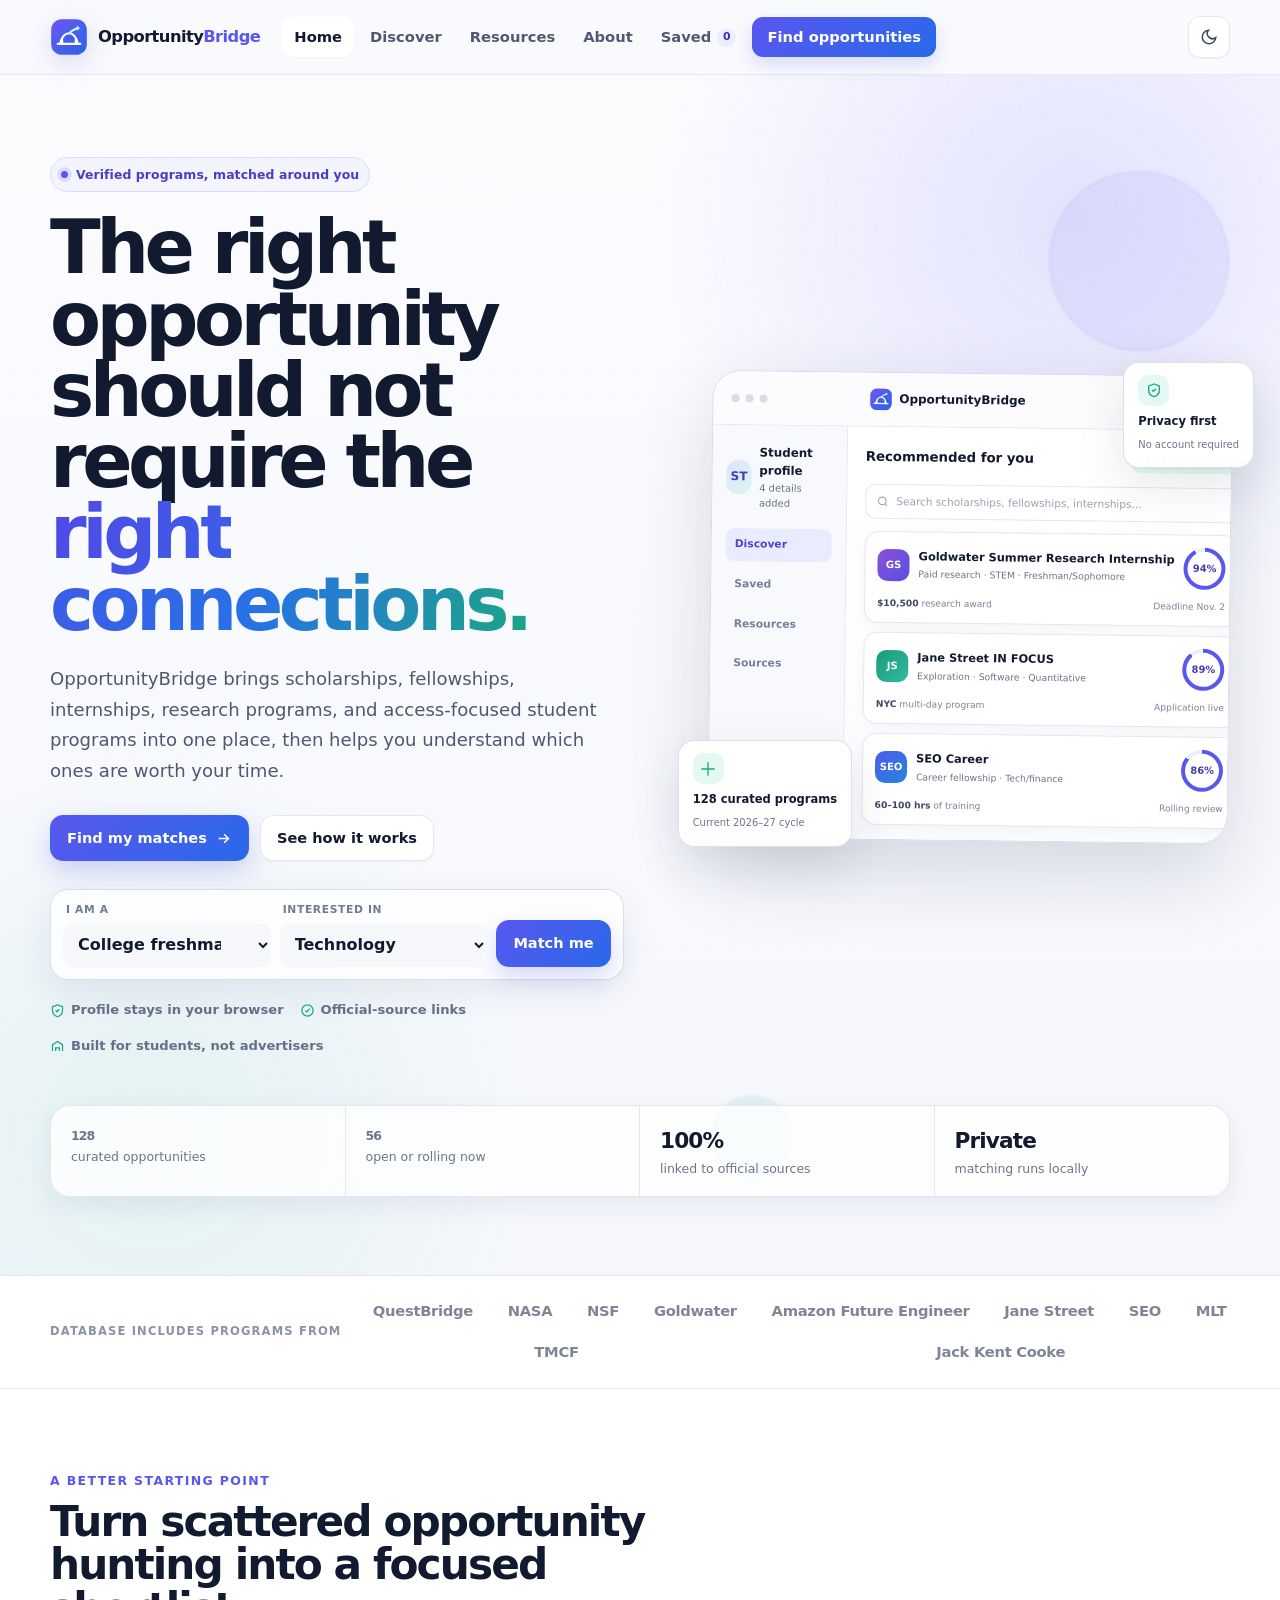
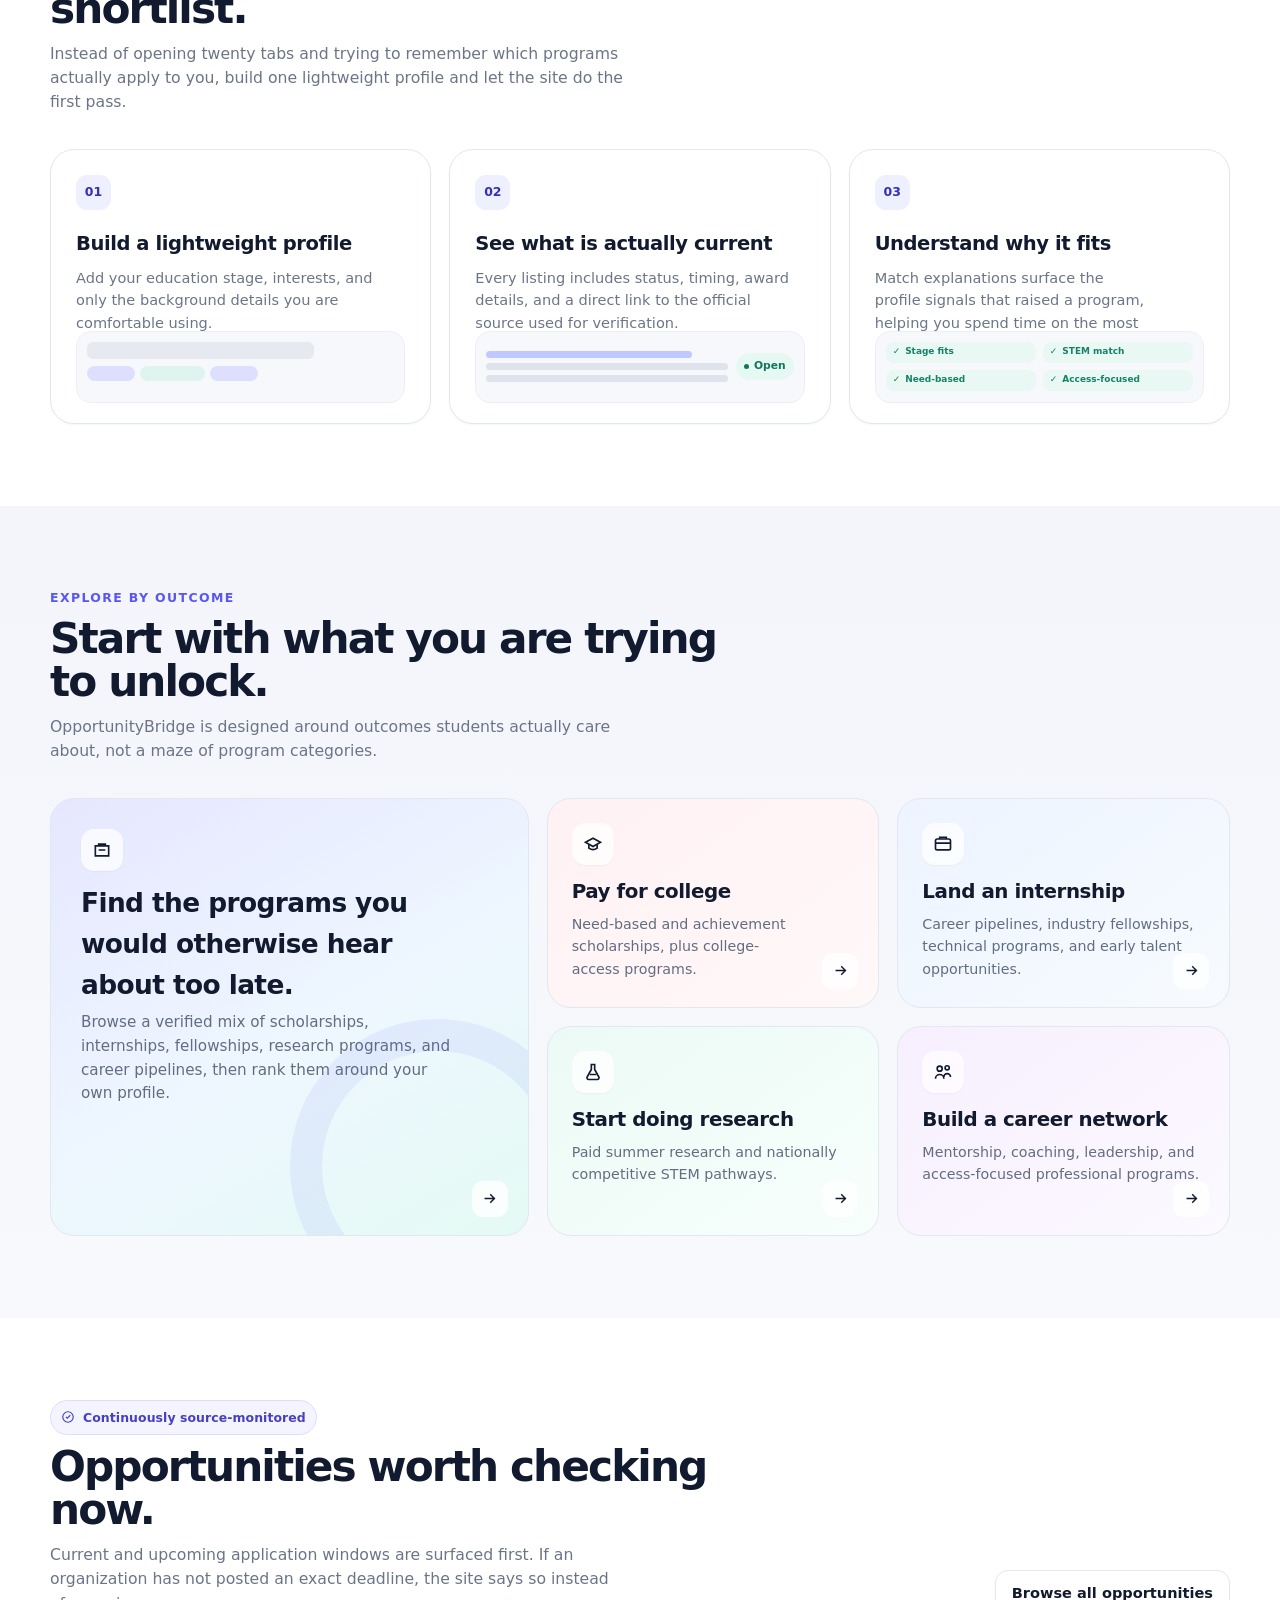
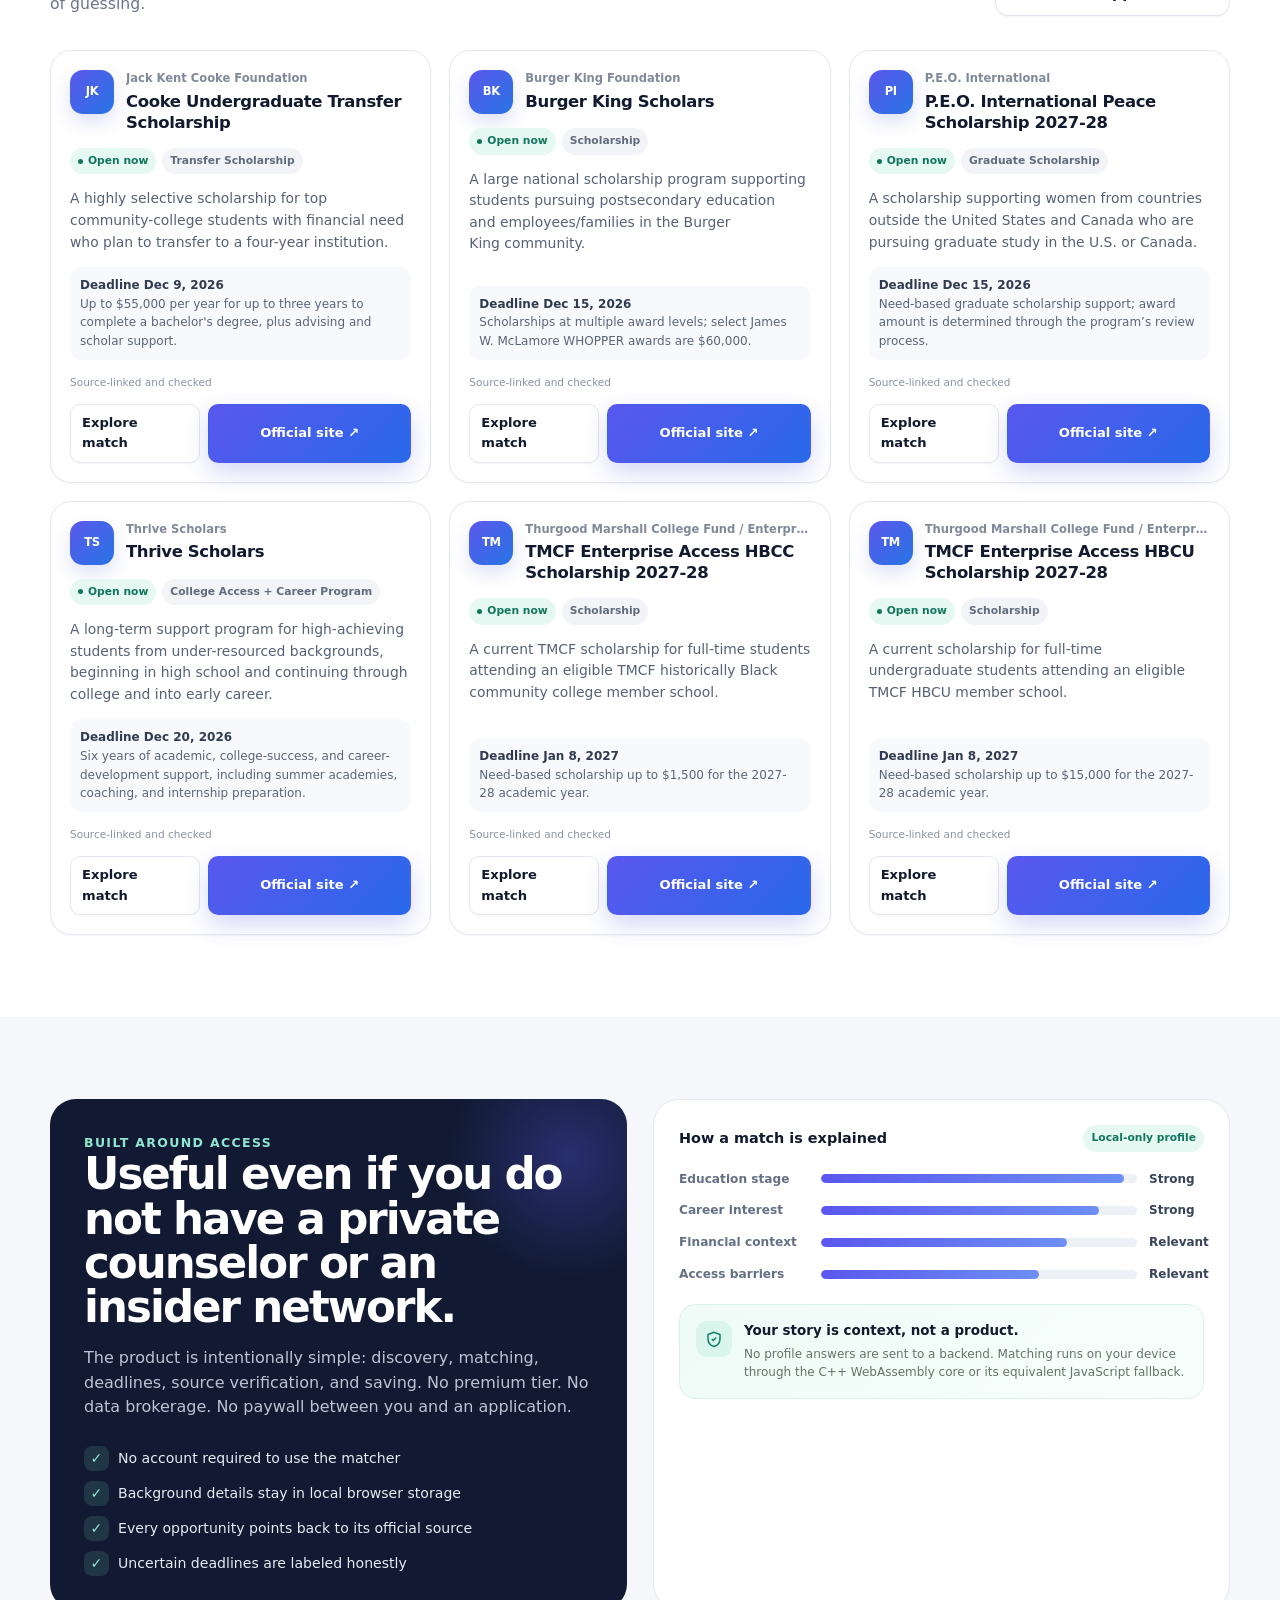
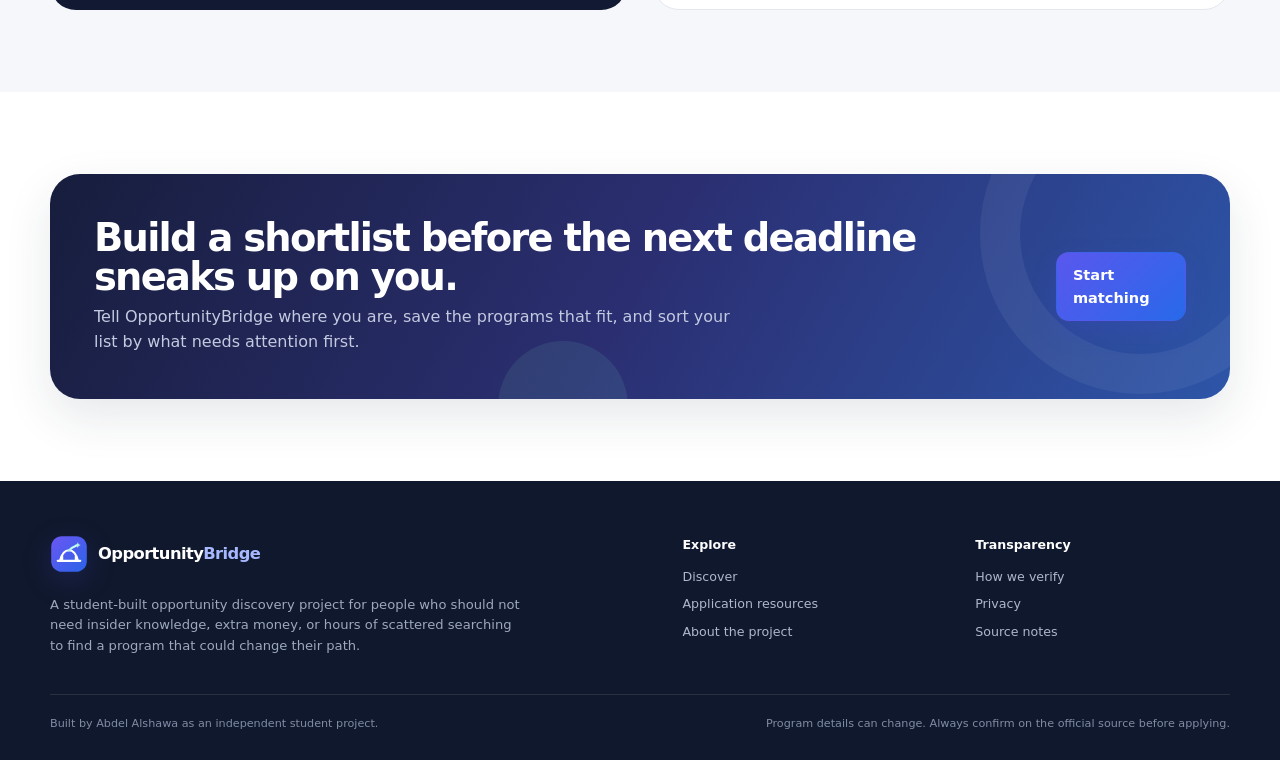
<file: index.html>
<!doctype html>
<html lang="en">
<head>
  <meta charset="utf-8">
  <meta name="viewport" content="width=device-width, initial-scale=1">
  <meta name="description" content="OpportunityBridge helps students discover verified scholarships, fellowships, internships, research programs, and college-access opportunities matched to their background and goals.">
  <meta name="theme-color" content="#5a57ee">
  <script src="theme.js"></script>
  <title>OpportunityBridge | Find opportunities that fit you</title>
  <link rel="icon" href="favicon.svg" type="image/svg+xml">
  <link rel="stylesheet" href="styles.css">
</head>
<body>
<a class="skip-link" href="#main">Skip to content</a>
<header class="site-header">
  <div class="container nav">
    <a class="brand" href="index.html" aria-label="OpportunityBridge home">
      <span class="brand-mark"><img src="logo-mark.svg" alt=""></span>
      <span class="brand-name">Opportunity<span>Bridge</span></span>
    </a>
    <button class="mobile-menu" aria-label="Open navigation" aria-expanded="false">
      <svg viewBox="0 0 24 24" fill="none" stroke="currentColor" stroke-width="2"><path d="M4 7h16M4 12h16M4 17h16"/></svg>
    </button>
    <nav class="nav-links" aria-label="Main navigation">
      <a class="active" href="index.html">Home</a>
      <a href="discover.html">Discover</a>
      <a href="resources.html">Resources</a>
      <a href="about.html">About</a>
      <a class="saved-nav" href="discover.html?saved=1">Saved <span class="saved-count" data-saved-count>0</span></a>
      <a class="nav-cta" href="discover.html">Find opportunities</a>
    </nav>
  </div>
</header>

<main id="main">
  <section class="hero">
    <span class="hero-orb one"></span><span class="hero-orb two"></span>
    <div class="container hero-grid">
      <div class="hero-copy-wrap">
        <div class="eyebrow"><span class="eyebrow-dot"></span> Verified programs, matched around you</div>
        <h1>The right opportunity should not require the <span class="gradient-text">right connections.</span></h1>
        <p class="hero-copy">OpportunityBridge brings scholarships, fellowships, internships, research programs, and access-focused student programs into one place, then helps you understand which ones are worth your time.</p>
        <div class="hero-actions">
          <a class="btn btn-primary" href="discover.html">Find my matches <svg viewBox="0 0 24 24" fill="none" stroke="currentColor" stroke-width="2"><path d="M5 12h14M13 6l6 6-6 6"/></svg></a>
          <a class="btn btn-secondary" href="#how-it-works">See how it works</a>
        </div>
        <form class="quick-match" id="quick-match-form" aria-label="Quick opportunity match">
          <div class="quick-field">
            <label for="quick-stage">I am a</label>
            <select id="quick-stage" name="stage">
              <option value="College Freshman">College freshman</option>
              <option value="High School Junior">High school junior</option>
              <option value="High School Senior">High school senior</option>
              <option value="Community College">Community college student</option>
              <option value="College Sophomore">College sophomore</option>
              <option value="College Junior">College junior</option>
            </select>
          </div>
          <div class="quick-field">
            <label for="quick-interest">Interested in</label>
            <select id="quick-interest" name="interest"><option value="Technology">Technology</option><option value="Engineering">Engineering</option><option value="Computer Science">Computer science</option><option value="Software Engineering">Software engineering</option><option value="Research">Research</option><option value="Science">Science</option><option value="Mathematics">Mathematics</option><option value="Finance">Finance</option><option value="Investment Management">Investment management</option><option value="Business">Business</option><option value="Public Service">Public service</option><option value="Study Abroad">Study abroad</option></select>
          </div>
          <button class="btn btn-primary" type="submit">Match me</button>
        </form>
        <div class="trust-line">
          <span class="trust-item"><svg viewBox="0 0 24 24" fill="none" stroke="currentColor" stroke-width="2"><path d="M12 3 4 6v6c0 5 3.4 8.7 8 10 4.6-1.3 8-5 8-10V6l-8-3Z"/><path d="m9 12 2 2 4-4"/></svg> Profile stays in your browser</span>
          <span class="trust-item"><svg viewBox="0 0 24 24" fill="none" stroke="currentColor" stroke-width="2"><circle cx="12" cy="12" r="9"/><path d="m8.5 12 2.2 2.2L16 9"/></svg> Official-source links</span>
          <span class="trust-item"><svg viewBox="0 0 24 24" fill="none" stroke="currentColor" stroke-width="2"><path d="M4 19V9l8-5 8 5v10"/><path d="M9 19v-5h6v5"/></svg> Built for students, not advertisers</span>
        </div>
      </div>

      <div class="hero-product" aria-label="OpportunityBridge interface preview">
        <div class="floating-card top">
          <div class="float-icon"><svg viewBox="0 0 24 24" fill="none" stroke="currentColor" stroke-width="2"><path d="M12 3 4 6v6c0 5 3.4 8.7 8 10 4.6-1.3 8-5 8-10V6l-8-3Z"/><path d="m9 12 2 2 4-4"/></svg></div>
          <strong>Privacy first</strong><span>No account required</span>
        </div>
        <div class="floating-card bottom">
          <div class="float-icon"><svg viewBox="0 0 24 24" fill="none" stroke="currentColor" stroke-width="2"><path d="M12 2v20M2 12h20"/></svg></div>
          <strong id="float-program-count">— curated programs</strong><span>Current 2026–27 cycle</span>
        </div>
        <div class="product-window">
          <div class="product-bar">
            <div class="window-dots"><i></i><i></i><i></i></div>
            <div class="product-brand"><img src="logo-mark.svg" alt=""> OpportunityBridge</div>
            <span class="mock-chip">Live matcher</span>
          </div>
          <div class="product-body">
            <aside class="product-sidebar">
              <div class="mock-profile"><div class="mock-avatar">ST</div><div><strong>Student profile</strong><span>4 details added</span></div></div>
              <div class="mock-nav"><span class="active">Discover</span><span>Saved</span><span>Resources</span><span>Sources</span></div>
            </aside>
            <div class="mock-main">
              <div class="mock-main-head"><strong>Recommended for you</strong><span class="mock-chip">12 likely matches</span></div>
              <div class="mock-search"><svg viewBox="0 0 24 24" fill="none" stroke="currentColor" stroke-width="2"><circle cx="11" cy="11" r="7"/><path d="m20 20-4-4"/></svg> Search scholarships, fellowships, internships…</div>
              <div class="mock-card"><div class="mock-card-top"><div class="mock-logo">GS</div><div class="mock-card-copy"><strong>Goldwater Summer Research Internship</strong><span>Paid research · STEM · Freshman/Sophomore</span></div><div class="mock-score"><span>94%</span></div></div><div class="mock-meta"><span><b>$10,500</b> research award</span><span>Deadline Nov. 2</span></div></div>
              <div class="mock-card"><div class="mock-card-top"><div class="mock-logo">JS</div><div class="mock-card-copy"><strong>Jane Street IN FOCUS</strong><span>Exploration · Software · Quantitative</span></div><div class="mock-score" style="background:conic-gradient(var(--brand) 0 89%,#eceefa 89% 100%)"><span>89%</span></div></div><div class="mock-meta"><span><b>NYC</b> multi-day program</span><span>Application live</span></div></div>
              <div class="mock-card"><div class="mock-card-top"><div class="mock-logo">SEO</div><div class="mock-card-copy"><strong>SEO Career</strong><span>Career fellowship · Tech/finance</span></div><div class="mock-score" style="background:conic-gradient(var(--brand) 0 86%,#eceefa 86% 100%)"><span>86%</span></div></div><div class="mock-meta"><span><b>60–100 hrs</b> of training</span><span>Rolling review</span></div></div>
            </div>
          </div>
        </div>
      </div>
    </div>

    <div class="container stats-strip" aria-label="OpportunityBridge stats">
      <div class="stat"><strong><span id="opportunity-count">—</span></strong><span>curated opportunities</span></div>
      <div class="stat"><strong><span id="open-count">—</span></strong><span>open or rolling now</span></div>
      <div class="stat"><strong>100%</strong><span>linked to official sources</span></div>
      <div class="stat"><strong>Private</strong><span>matching runs locally</span></div>
    </div>
  </section>

  <section class="logo-strip" aria-label="Programs represented in the database">
    <div class="container logo-strip-inner">
      <div class="logo-strip-label">Database includes programs from</div>
      <div class="logo-cloud"><span>QuestBridge</span><span>NASA</span><span>NSF</span><span>Goldwater</span><span>Amazon Future Engineer</span><span>Jane Street</span><span>SEO</span><span>MLT</span><span>TMCF</span><span>Jack Kent Cooke</span></div>
    </div>
  </section>

  <section class="section white" id="how-it-works">
    <div class="container">
      <div class="section-head"><div class="section-copy"><div class="kicker">A better starting point</div><h2>Turn scattered opportunity hunting into a focused shortlist.</h2><p>Instead of opening twenty tabs and trying to remember which programs actually apply to you, build one lightweight profile and let the site do the first pass.</p></div></div>
      <div class="steps-grid">
        <article class="step-card"><div class="step-number">01</div><h3>Build a lightweight profile</h3><p>Add your education stage, interests, and only the background details you are comfortable using.</p><div class="step-visual"><div class="visual-input"></div><div class="visual-chips"><i></i><i></i><i></i></div></div></article>
        <article class="step-card"><div class="step-number">02</div><h3>See what is actually current</h3><p>Every listing includes status, timing, award details, and a direct link to the official source used for verification.</p><div class="step-visual"><div class="visual-list"><div><i></i><i></i><i></i></div><span class="pill pill-open">Open</span></div></div></article>
        <article class="step-card"><div class="step-number">03</div><h3>Understand why it fits</h3><p>Match explanations surface the profile signals that raised a program, helping you spend time on the most relevant applications.</p><div class="step-visual"><div class="visual-checks"><span>Stage fits</span><span>STEM match</span><span>Need-based</span><span>Access-focused</span></div></div></article>
      </div>
    </div>
  </section>

  <section class="section tint">
    <div class="container">
      <div class="section-head"><div class="section-copy"><div class="kicker">Explore by outcome</div><h2>Start with what you are trying to unlock.</h2><p>OpportunityBridge is designed around outcomes students actually care about, not a maze of program categories.</p></div></div>
      <div class="goal-grid">
        <a class="goal-card large" href="discover.html"><div class="goal-icon"><svg viewBox="0 0 24 24" fill="none" stroke="currentColor" stroke-width="2"><path d="M4 7h16v12H4z"/><path d="M8 7V5h8v2M8 12h8"/></svg></div><h3>Find the programs you would otherwise hear about too late.</h3><p>Browse a verified mix of scholarships, internships, fellowships, research programs, and career pipelines, then rank them around your own profile.</p><span class="mini-arrow"><svg viewBox="0 0 24 24" fill="none" stroke="currentColor" stroke-width="2"><path d="M5 12h14M13 6l6 6-6 6"/></svg></span></a>
        <a class="goal-card scholarship" href="discover.html?interest=Any"><div class="goal-icon"><svg viewBox="0 0 24 24" fill="none" stroke="currentColor" stroke-width="2"><path d="M3 10 12 5l9 5-9 5-9-5Z"/><path d="M7 13v4c3 2 7 2 10 0v-4"/></svg></div><h3>Pay for college</h3><p>Need-based and achievement scholarships, plus college-access programs.</p><span class="mini-arrow"><svg viewBox="0 0 24 24" fill="none" stroke="currentColor" stroke-width="2"><path d="M5 12h14M13 6l6 6-6 6"/></svg></span></a>
        <a class="goal-card internship" href="discover.html?interest=Technology"><div class="goal-icon"><svg viewBox="0 0 24 24" fill="none" stroke="currentColor" stroke-width="2"><rect x="3" y="6" width="18" height="13" rx="2"/><path d="M8 6V4h8v2M3 11h18"/></svg></div><h3>Land an internship</h3><p>Career pipelines, industry fellowships, technical programs, and early talent opportunities.</p><span class="mini-arrow"><svg viewBox="0 0 24 24" fill="none" stroke="currentColor" stroke-width="2"><path d="M5 12h14M13 6l6 6-6 6"/></svg></span></a>
        <a class="goal-card research" href="discover.html?interest=Research"><div class="goal-icon"><svg viewBox="0 0 24 24" fill="none" stroke="currentColor" stroke-width="2"><path d="M9 3h6M10 3v6l-5 9a2 2 0 0 0 1.8 3h10.4A2 2 0 0 0 19 18l-5-9V3"/><path d="M8 15h8"/></svg></div><h3>Start doing research</h3><p>Paid summer research and nationally competitive STEM pathways.</p><span class="mini-arrow"><svg viewBox="0 0 24 24" fill="none" stroke="currentColor" stroke-width="2"><path d="M5 12h14M13 6l6 6-6 6"/></svg></span></a>
        <a class="goal-card network" href="discover.html?interest=Business"><div class="goal-icon"><svg viewBox="0 0 24 24" fill="none" stroke="currentColor" stroke-width="2"><circle cx="8" cy="8" r="3"/><circle cx="17" cy="7" r="2.5"/><path d="M3 20a5 5 0 0 1 10 0M13 18a4 4 0 0 1 8 0"/></svg></div><h3>Build a career network</h3><p>Mentorship, coaching, leadership, and access-focused professional programs.</p><span class="mini-arrow"><svg viewBox="0 0 24 24" fill="none" stroke="currentColor" stroke-width="2"><path d="M5 12h14M13 6l6 6-6 6"/></svg></span></a>
      </div>
    </div>
  </section>

  <section class="section white">
    <div class="container">
      <div class="section-head"><div class="section-copy"><div class="eyebrow"><svg viewBox="0 0 24 24" fill="none" stroke="currentColor" stroke-width="2"><circle cx="12" cy="12" r="9"/><path d="m8.5 12 2.2 2.2L16 9"/></svg> Continuously source-monitored</div><h2>Opportunities worth checking now.</h2><p>Current and upcoming application windows are surfaced first. If an organization has not posted an exact deadline, the site says so instead of guessing.</p></div><a class="btn btn-secondary" href="discover.html">Browse all opportunities</a></div>
      <div class="featured-grid" id="featured-opportunities"></div>
    </div>
  </section>

  <section class="section">
    <div class="container access-split">
      <div class="access-copy"><div class="kicker" style="color:#8fe6d1">Built around access</div><h2>Useful even if you do not have a private counselor or an insider network.</h2><p>The product is intentionally simple: discovery, matching, deadlines, source verification, and saving. No premium tier. No data brokerage. No paywall between you and an application.</p><div class="access-list"><span><i>✓</i> No account required to use the matcher</span><span><i>✓</i> Background details stay in local browser storage</span><span><i>✓</i> Every opportunity points back to its official source</span><span><i>✓</i> Uncertain deadlines are labeled honestly</span></div></div>
      <div class="access-visual"><div class="access-visual-head"><strong>How a match is explained</strong><span class="privacy-badge">Local-only profile</span></div><div class="match-logic"><div class="logic-row"><span>Education stage</span><div class="logic-track"><i style="width:96%"></i></div><b>Strong</b></div><div class="logic-row"><span>Career interest</span><div class="logic-track"><i style="width:88%"></i></div><b>Strong</b></div><div class="logic-row"><span>Financial context</span><div class="logic-track"><i style="width:78%"></i></div><b>Relevant</b></div><div class="logic-row"><span>Access barriers</span><div class="logic-track"><i style="width:69%"></i></div><b>Relevant</b></div></div><div class="privacy-card"><div class="privacy-icon"><svg viewBox="0 0 24 24" fill="none" stroke="currentColor" stroke-width="2"><path d="M12 3 4 6v6c0 5 3.4 8.7 8 10 4.6-1.3 8-5 8-10V6l-8-3Z"/><path d="m9 12 2 2 4-4"/></svg></div><div><strong>Your story is context, not a product.</strong><p>No profile answers are sent to a backend. Matching runs on your device through the C++ WebAssembly core or its equivalent JavaScript fallback.</p></div></div></div>
    </div>
  </section>

  <section class="section white">
    <div class="container"><div class="cta-band"><div><h2>Build a shortlist before the next deadline sneaks up on you.</h2><p>Tell OpportunityBridge where you are, save the programs that fit, and sort your list by what needs attention first.</p></div><a class="btn btn-primary" href="discover.html">Start matching</a></div></div>
  </section>
</main>

<footer class="site-footer">
  <div class="container">
    <div class="footer-grid">
      <div><a class="brand" href="index.html"><span class="brand-mark"><img src="logo-mark.svg" alt=""></span><span class="brand-name">Opportunity<span>Bridge</span></span></a><p>A student-built opportunity discovery project for people who should not need insider knowledge, extra money, or hours of scattered searching to find a program that could change their path.</p></div>
      <div class="footer-links"><strong>Explore</strong><a href="discover.html">Discover</a><a href="resources.html">Application resources</a><a href="about.html">About the project</a></div>
      <div class="footer-links"><strong>Transparency</strong><a href="about.html#verification">How we verify</a><a href="about.html#privacy">Privacy</a><a href="sources.html">Source notes</a></div>
    </div>
    <div class="footer-bottom"><span>Built by Abdel Alshawa as an independent student project.</span><span>Program details can change. Always confirm on the official source before applying.</span></div>
  </div>
</footer>

<div class="modal-backdrop" id="opportunity-modal" role="dialog" aria-modal="true" aria-label="Opportunity details"><div class="modal"><button class="modal-close" aria-label="Close details">×</button><div class="modal-content"></div></div></div>
<div class="toast" id="toast" role="status" aria-live="polite"><div class="toast-icon"><svg viewBox="0 0 24 24" fill="none" stroke="currentColor" stroke-width="2"><path d="m5 13 4 4L19 7"/></svg></div><div><strong id="toast-title">Saved</strong><span id="toast-copy">Opportunity added to your list.</span></div></div>
<script src="data.js"></script>
<script src="verification.js"></script>
<script src="app.js"></script>
</body>
</html>
</file>
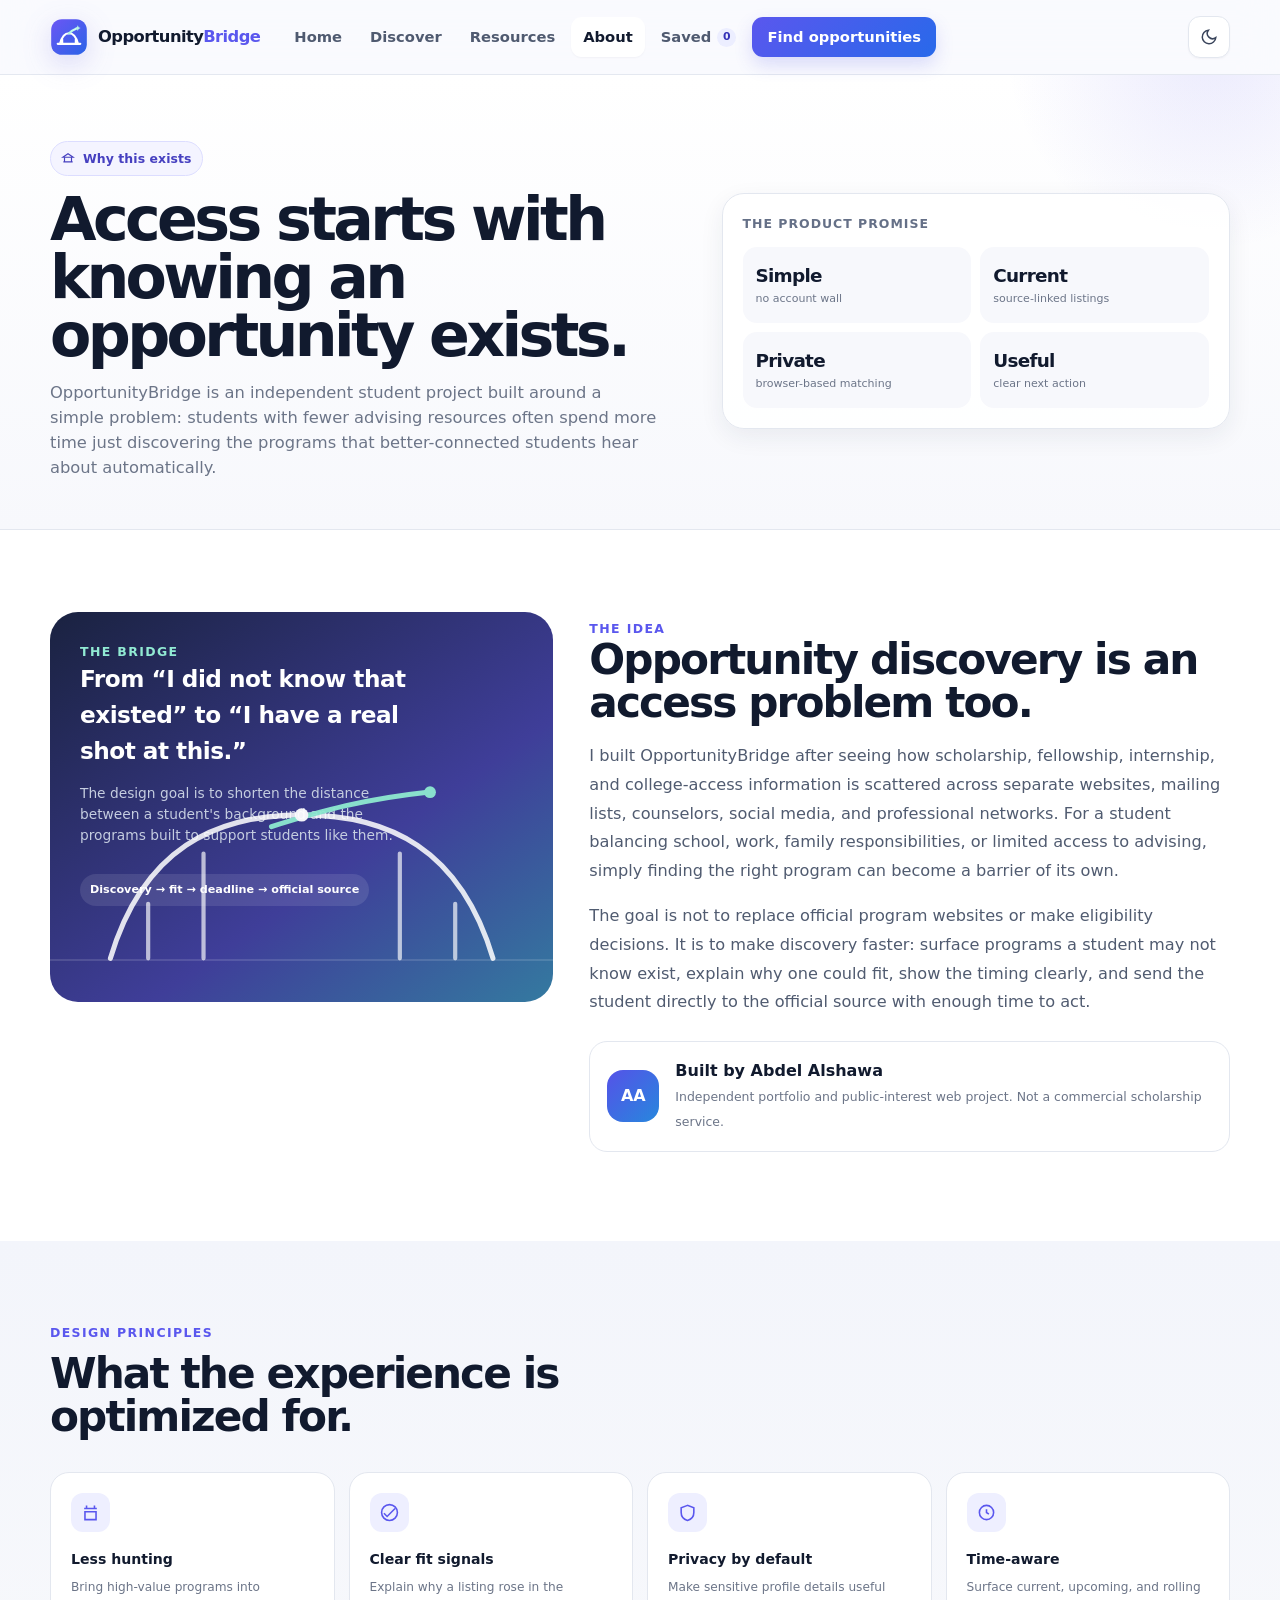
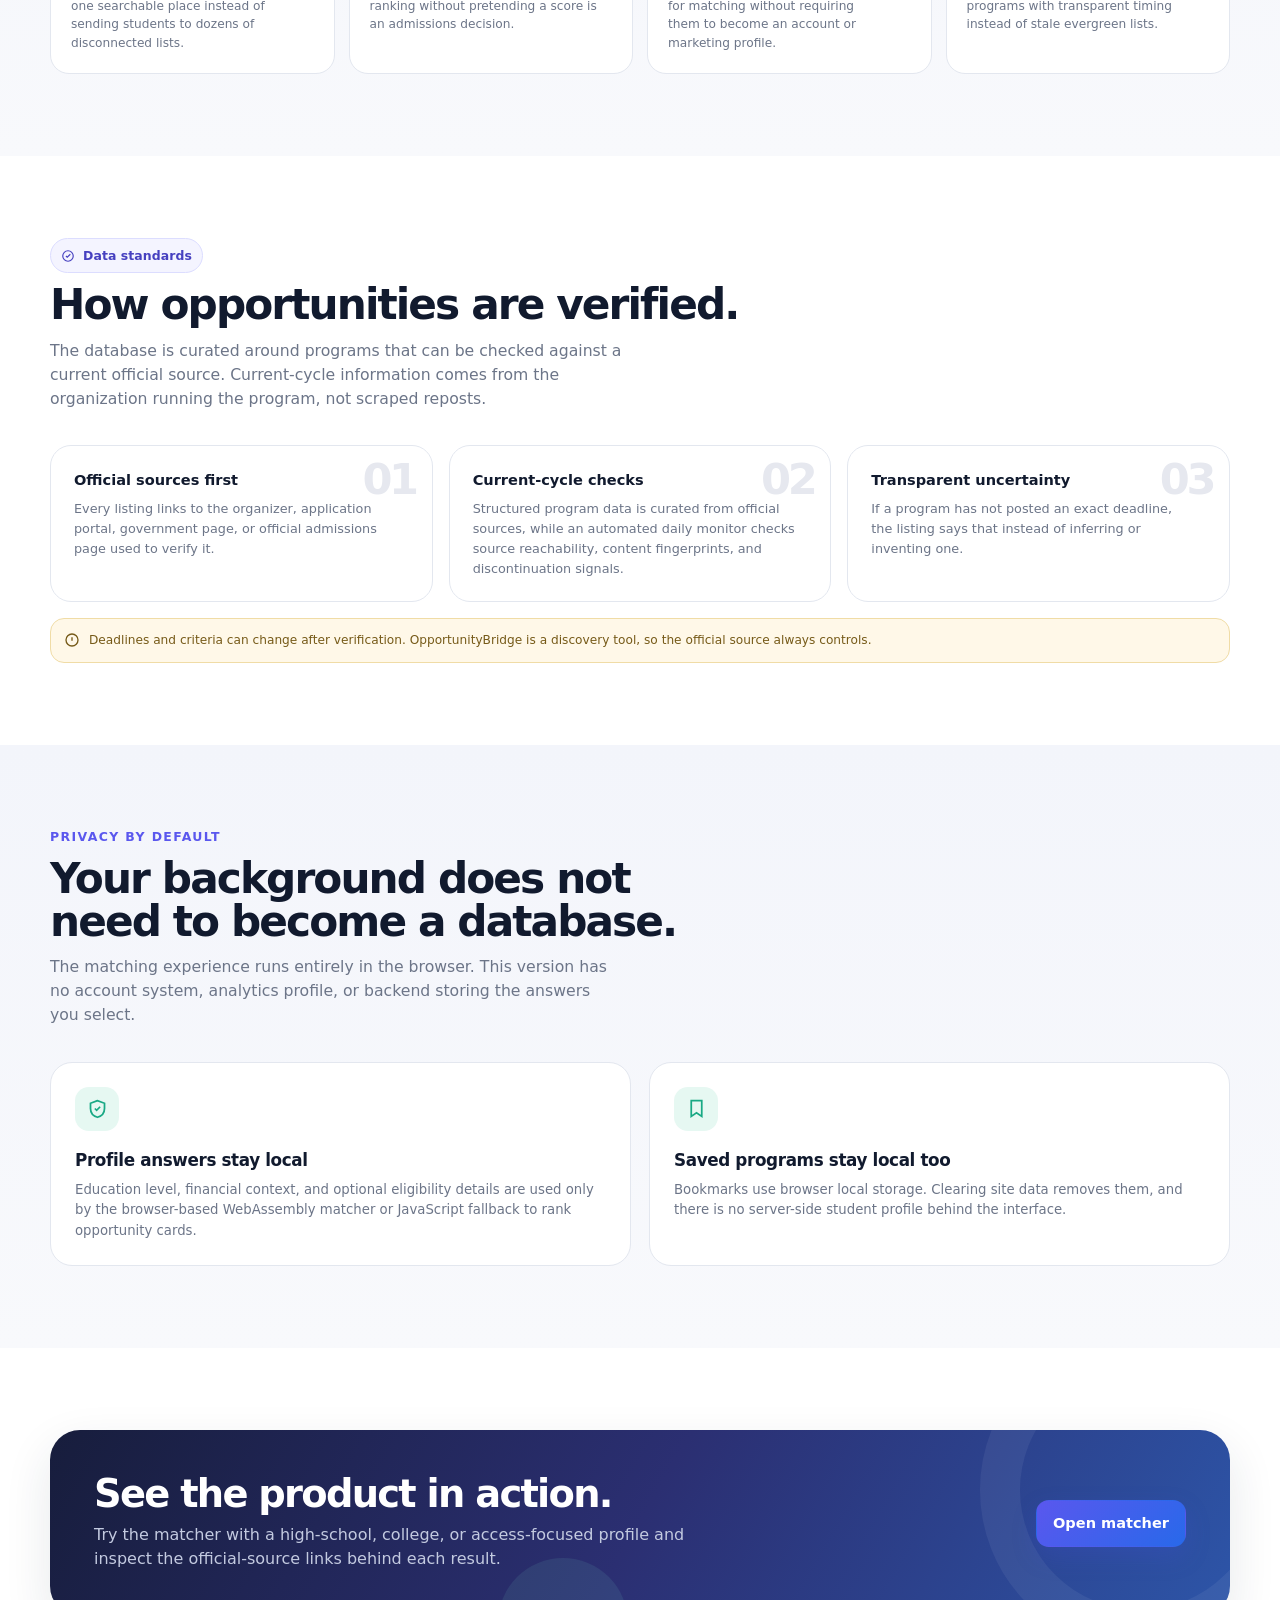
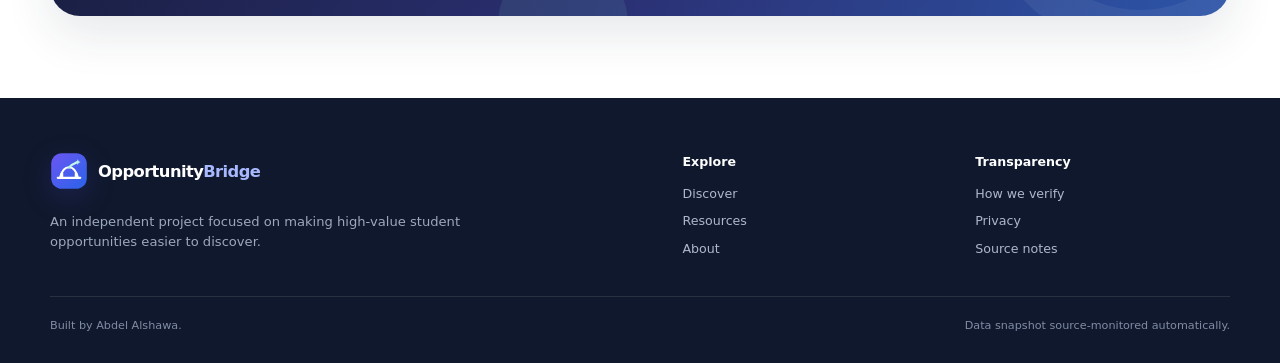
<file: about.html>
<!doctype html>
<html lang="en">
<head><meta charset="utf-8"><meta name="viewport" content="width=device-width, initial-scale=1"><meta name="description" content="Why OpportunityBridge exists, how opportunity data is verified, and how the matching experience protects student privacy."><meta name="theme-color" content="#5a57ee"><script src="theme.js"></script>
  <title>About | OpportunityBridge</title><link rel="icon" href="favicon.svg" type="image/svg+xml"><link rel="stylesheet" href="styles.css"></head>
<body>
<a class="skip-link" href="#main">Skip to content</a>
<header class="site-header"><div class="container nav"><a class="brand" href="index.html"><span class="brand-mark"><img src="logo-mark.svg" alt=""></span><span class="brand-name">Opportunity<span>Bridge</span></span></a><button class="mobile-menu" aria-label="Open navigation" aria-expanded="false"><svg viewBox="0 0 24 24" fill="none" stroke="currentColor" stroke-width="2"><path d="M4 7h16M4 12h16M4 17h16"/></svg></button><nav class="nav-links"><a href="index.html">Home</a><a href="discover.html">Discover</a><a href="resources.html">Resources</a><a class="active" href="about.html">About</a><a class="saved-nav" href="discover.html?saved=1">Saved <span class="saved-count" data-saved-count>0</span></a><a class="nav-cta" href="discover.html">Find opportunities</a></nav></div></header>
<main id="main">
<section class="page-hero"><div class="container page-hero-grid"><div><div class="eyebrow"><svg viewBox="0 0 24 24" fill="none" stroke="currentColor" stroke-width="2"><path d="M4 17h16M6 17V9m12 8V9"/><path d="M3 9h18L12 3 3 9Z"/></svg> Why this exists</div><h1>Access starts with knowing an opportunity exists.</h1><p>OpportunityBridge is an independent student project built around a simple problem: students with fewer advising resources often spend more time just discovering the programs that better-connected students hear about automatically.</p></div><div class="hero-side-panel"><div class="side-panel-title">The product promise</div><div class="side-metric-grid"><div class="side-metric"><strong>Simple</strong><span>no account wall</span></div><div class="side-metric"><strong>Current</strong><span>source-linked listings</span></div><div class="side-metric"><strong>Private</strong><span>browser-based matching</span></div><div class="side-metric"><strong>Useful</strong><span>clear next action</span></div></div></div></div></section>

<section class="section white"><div class="container story-layout"><div class="story-visual"><div class="kicker" style="color:#91ead3">The bridge</div><h3>From “I did not know that existed” to “I have a real shot at this.”</h3><p>The design goal is to shorten the distance between a student's background and the programs built to support students like them.</p><span class="quote-chip">Discovery → fit → deadline → official source</span><svg class="bridge-art" viewBox="0 0 600 250" fill="none" xmlns="http://www.w3.org/2000/svg"><path d="M0 218H600" stroke="rgba(255,255,255,.18)" stroke-width="2"/><path d="M72 216C111 85 197 45 300 45C403 45 489 85 528 216" stroke="rgba(255,255,255,.9)" stroke-width="6" stroke-linecap="round"/><path d="M117 216V151M483 216V151M183 216V91M417 216V91" stroke="rgba(255,255,255,.7)" stroke-width="5" stroke-linecap="round"/><path d="M264 59C327 39 376 26 450 18" stroke="#8EE9D0" stroke-width="6" stroke-linecap="round"/><circle cx="453" cy="18" r="7" fill="#8EE9D0"/><circle cx="300" cy="45" r="8" fill="#fff"/></svg></div><div class="story-copy"><div class="kicker">The idea</div><h2>Opportunity discovery is an access problem too.</h2><p>I built OpportunityBridge after seeing how scholarship, fellowship, internship, and college-access information is scattered across separate websites, mailing lists, counselors, social media, and professional networks. For a student balancing school, work, family responsibilities, or limited access to advising, simply finding the right program can become a barrier of its own.</p><p>The goal is not to replace official program websites or make eligibility decisions. It is to make discovery faster: surface programs a student may not know exist, explain why one could fit, show the timing clearly, and send the student directly to the official source with enough time to act.</p><div class="founder-card"><div class="founder-avatar">AA</div><div><strong>Built by Abdel Alshawa</strong><span>Independent portfolio and public-interest web project. Not a commercial scholarship service.</span></div></div></div></div></section>

<section class="section tint" id="system"><div class="container"><div class="section-head"><div class="section-copy"><div class="kicker">Design principles</div><h2>What the experience is optimized for.</h2></div></div><div class="principles-grid"><article class="principle-card"><div class="principle-icon"><svg viewBox="0 0 24 24" fill="none" stroke="currentColor" stroke-width="2"><path d="M4 7h16M7 3v4m10-4v4M5 11h14v10H5z"/></svg></div><strong>Less hunting</strong><p>Bring high-value programs into one searchable place instead of sending students to dozens of disconnected lists.</p></article><article class="principle-card"><div class="principle-icon"><svg viewBox="0 0 24 24" fill="none" stroke="currentColor" stroke-width="2"><path d="m5 13 4 4L19 7"/><circle cx="12" cy="12" r="10"/></svg></div><strong>Clear fit signals</strong><p>Explain why a listing rose in the ranking without pretending a score is an admissions decision.</p></article><article class="principle-card"><div class="principle-icon"><svg viewBox="0 0 24 24" fill="none" stroke="currentColor" stroke-width="2"><path d="M12 3 4 6v6c0 5 3.4 8.7 8 10 4.6-1.3 8-5 8-10V6l-8-3Z"/></svg></div><strong>Privacy by default</strong><p>Make sensitive profile details useful for matching without requiring them to become an account or marketing profile.</p></article><article class="principle-card"><div class="principle-icon"><svg viewBox="0 0 24 24" fill="none" stroke="currentColor" stroke-width="2"><path d="M12 8v4l3 2"/><circle cx="12" cy="12" r="9"/></svg></div><strong>Time-aware</strong><p>Surface current, upcoming, and rolling programs with transparent timing instead of stale evergreen lists.</p></article></div></div></section>

<section class="section white" id="verification"><div class="container"><div class="section-head"><div class="section-copy"><div class="eyebrow"><svg viewBox="0 0 24 24" fill="none" stroke="currentColor" stroke-width="2"><circle cx="12" cy="12" r="9"/><path d="m8.5 12 2.2 2.2L16 9"/></svg> Data standards</div><h2>How opportunities are verified.</h2><p>The database is curated around programs that can be checked against a current official source. Current-cycle information comes from the organization running the program, not scraped reposts.</p></div></div><div class="method-grid"><article class="method-card"><strong>Official sources first</strong><p>Every listing links to the organizer, application portal, government page, or official admissions page used to verify it.</p></article><article class="method-card"><strong>Current-cycle checks</strong><p>Structured program data is curated from official sources, while an automated daily monitor checks source reachability, content fingerprints, and discontinuation signals.</p></article><article class="method-card"><strong>Transparent uncertainty</strong><p>If a program has not posted an exact deadline, the listing says that instead of inferring or inventing one.</p></article></div><div style="height:16px"></div><div class="disclaimer"><svg viewBox="0 0 24 24" fill="none" stroke="currentColor" stroke-width="2"><circle cx="12" cy="12" r="9"/><path d="M12 8v5M12 17h.01"/></svg><span>Deadlines and criteria can change after verification. OpportunityBridge is a discovery tool, so the official source always controls.</span></div></div></section>

<section class="section tint" id="privacy"><div class="container"><div class="section-head"><div class="section-copy"><div class="kicker">Privacy by default</div><h2>Your background does not need to become a database.</h2><p>The matching experience runs entirely in the browser. This version has no account system, analytics profile, or backend storing the answers you select.</p></div></div><div class="privacy-grid"><article class="privacy-feature"><div class="feature-icon"><svg viewBox="0 0 24 24" fill="none" stroke="currentColor" stroke-width="2"><path d="M12 3 4 6v6c0 5 3.4 8.7 8 10 4.6-1.3 8-5 8-10V6l-8-3Z"/><path d="m9 12 2 2 4-4"/></svg></div><h3>Profile answers stay local</h3><p>Education level, financial context, and optional eligibility details are used only by the browser-based WebAssembly matcher or JavaScript fallback to rank opportunity cards.</p></article><article class="privacy-feature"><div class="feature-icon"><svg viewBox="0 0 24 24" fill="none" stroke="currentColor" stroke-width="2"><path d="M6 3h12v18l-6-4-6 4z"/></svg></div><h3>Saved programs stay local too</h3><p>Bookmarks use browser local storage. Clearing site data removes them, and there is no server-side student profile behind the interface.</p></article></div></div></section>
<section class="section white"><div class="container"><div class="cta-band"><div><h2>See the product in action.</h2><p>Try the matcher with a high-school, college, or access-focused profile and inspect the official-source links behind each result.</p></div><a class="btn btn-primary" href="discover.html">Open matcher</a></div></div></section>
</main>
<footer class="site-footer"><div class="container"><div class="footer-grid"><div><a class="brand" href="index.html"><span class="brand-mark"><img src="logo-mark.svg" alt=""></span><span class="brand-name">Opportunity<span>Bridge</span></span></a><p>An independent project focused on making high-value student opportunities easier to discover.</p></div><div class="footer-links"><strong>Explore</strong><a href="discover.html">Discover</a><a href="resources.html">Resources</a><a href="about.html">About</a></div><div class="footer-links"><strong>Transparency</strong><a href="#verification">How we verify</a><a href="#privacy">Privacy</a><a href="sources.html">Source notes</a></div></div><div class="footer-bottom"><span>Built by Abdel Alshawa.</span><span>Data snapshot source-monitored automatically.</span></div></div></footer>
<div class="toast" id="toast" role="status" aria-live="polite"><div class="toast-icon"><svg viewBox="0 0 24 24" fill="none" stroke="currentColor" stroke-width="2"><path d="m5 13 4 4L19 7"/></svg></div><div><strong id="toast-title">Saved</strong><span id="toast-copy">Opportunity added to your list.</span></div></div>
<script src="data.js"></script><script src="verification.js"></script><script src="app.js"></script></body></html>
</file>
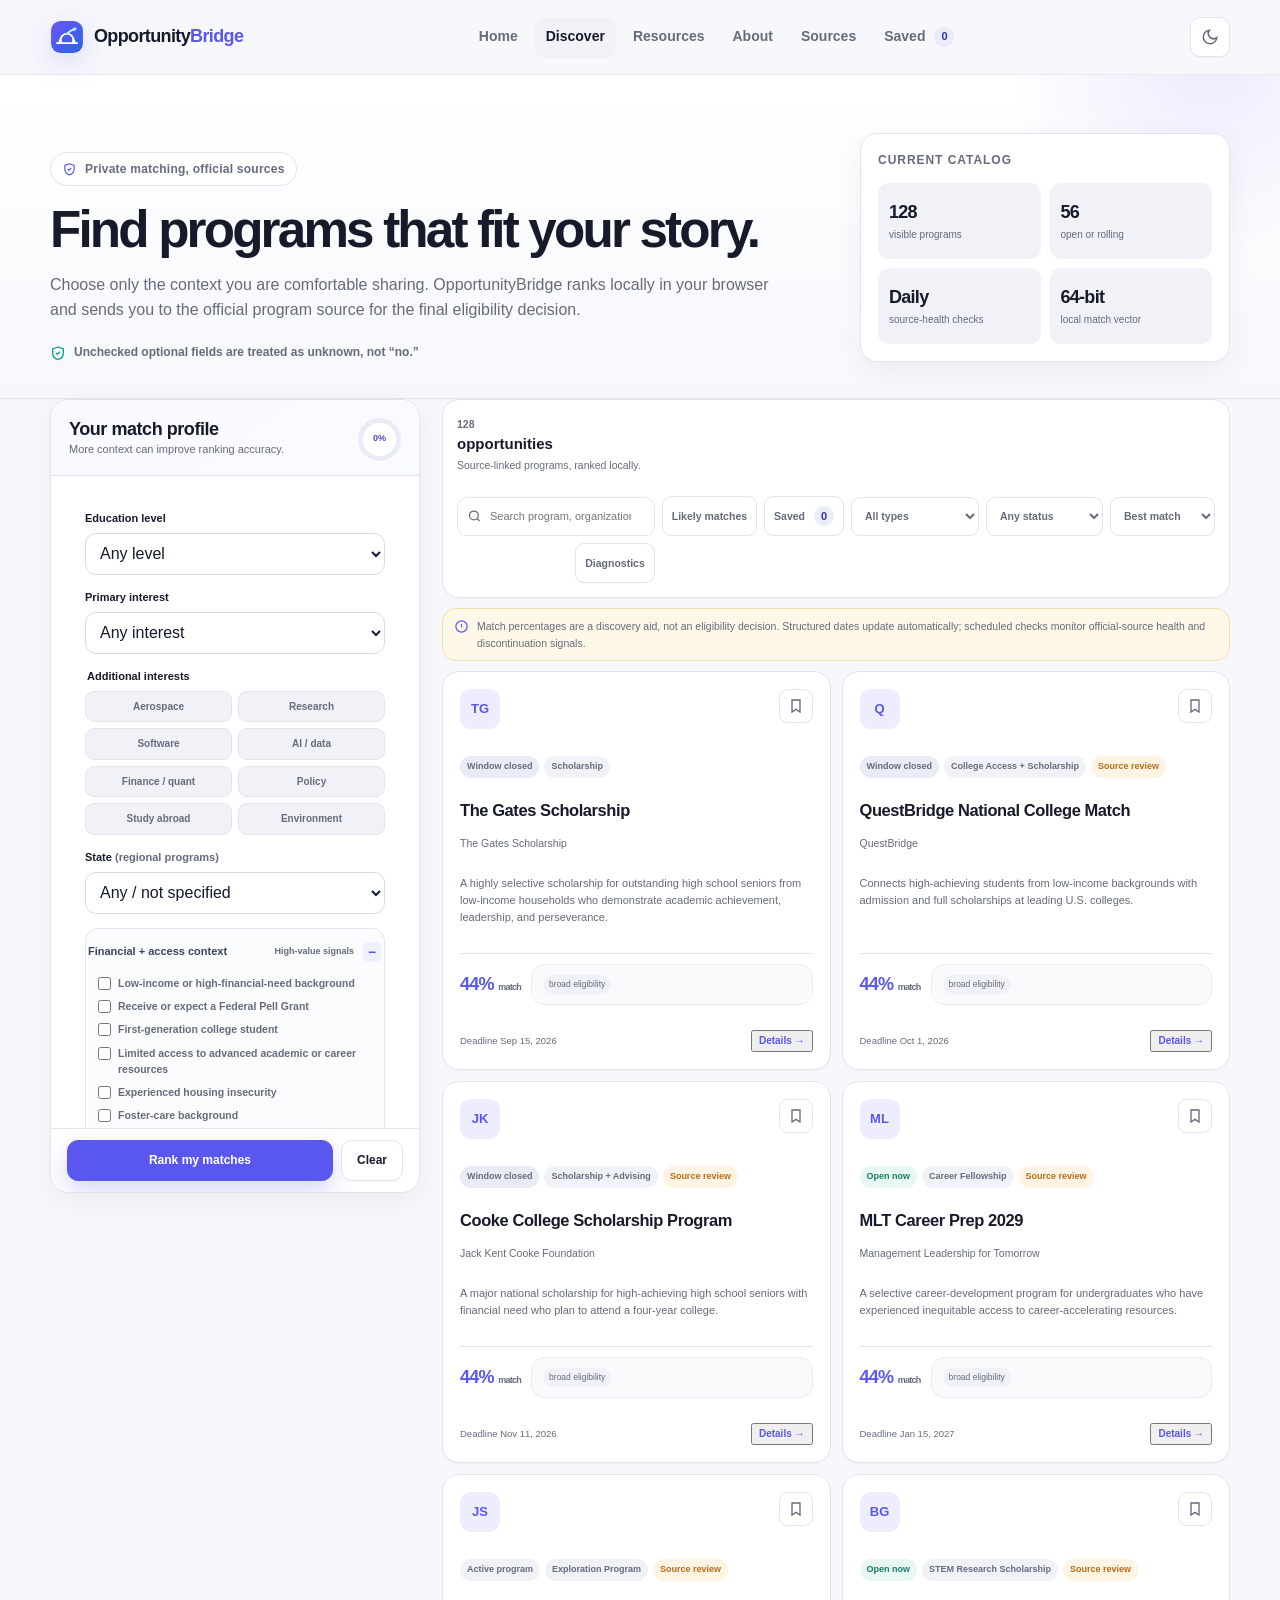
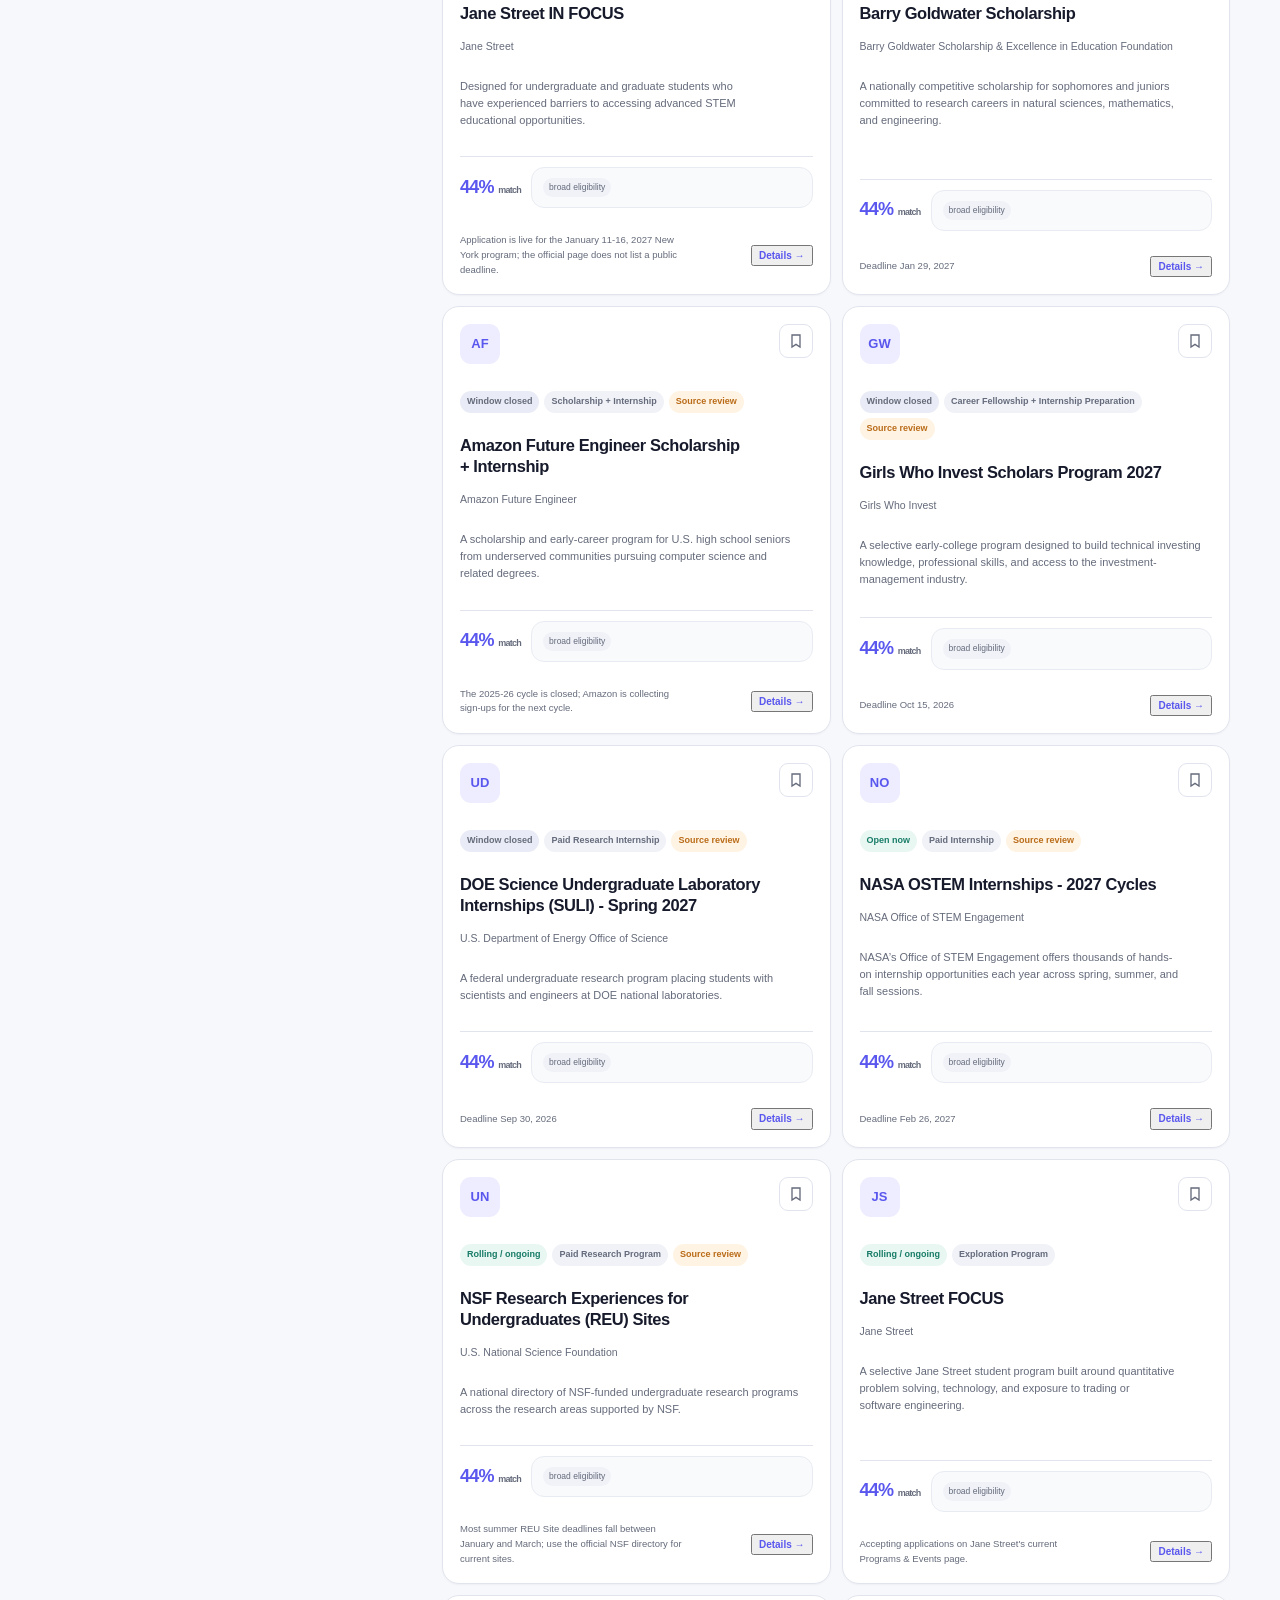
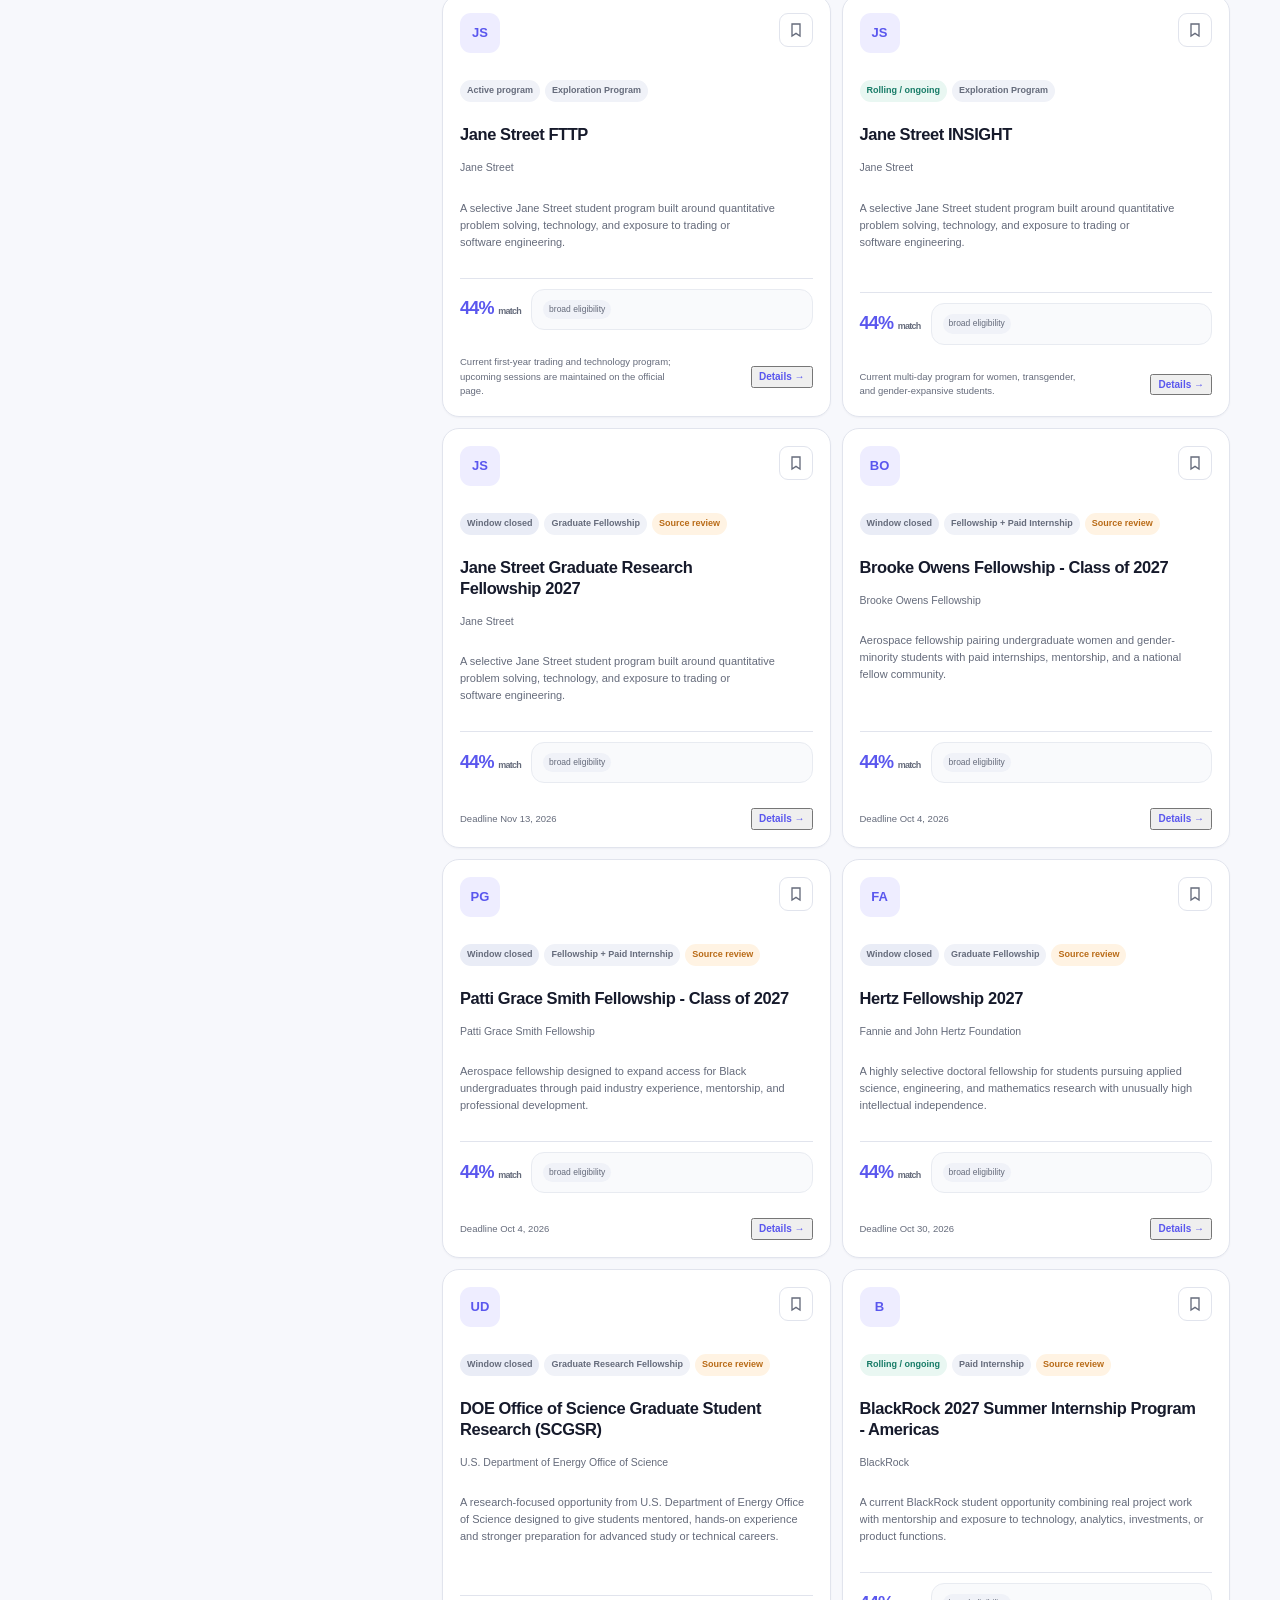
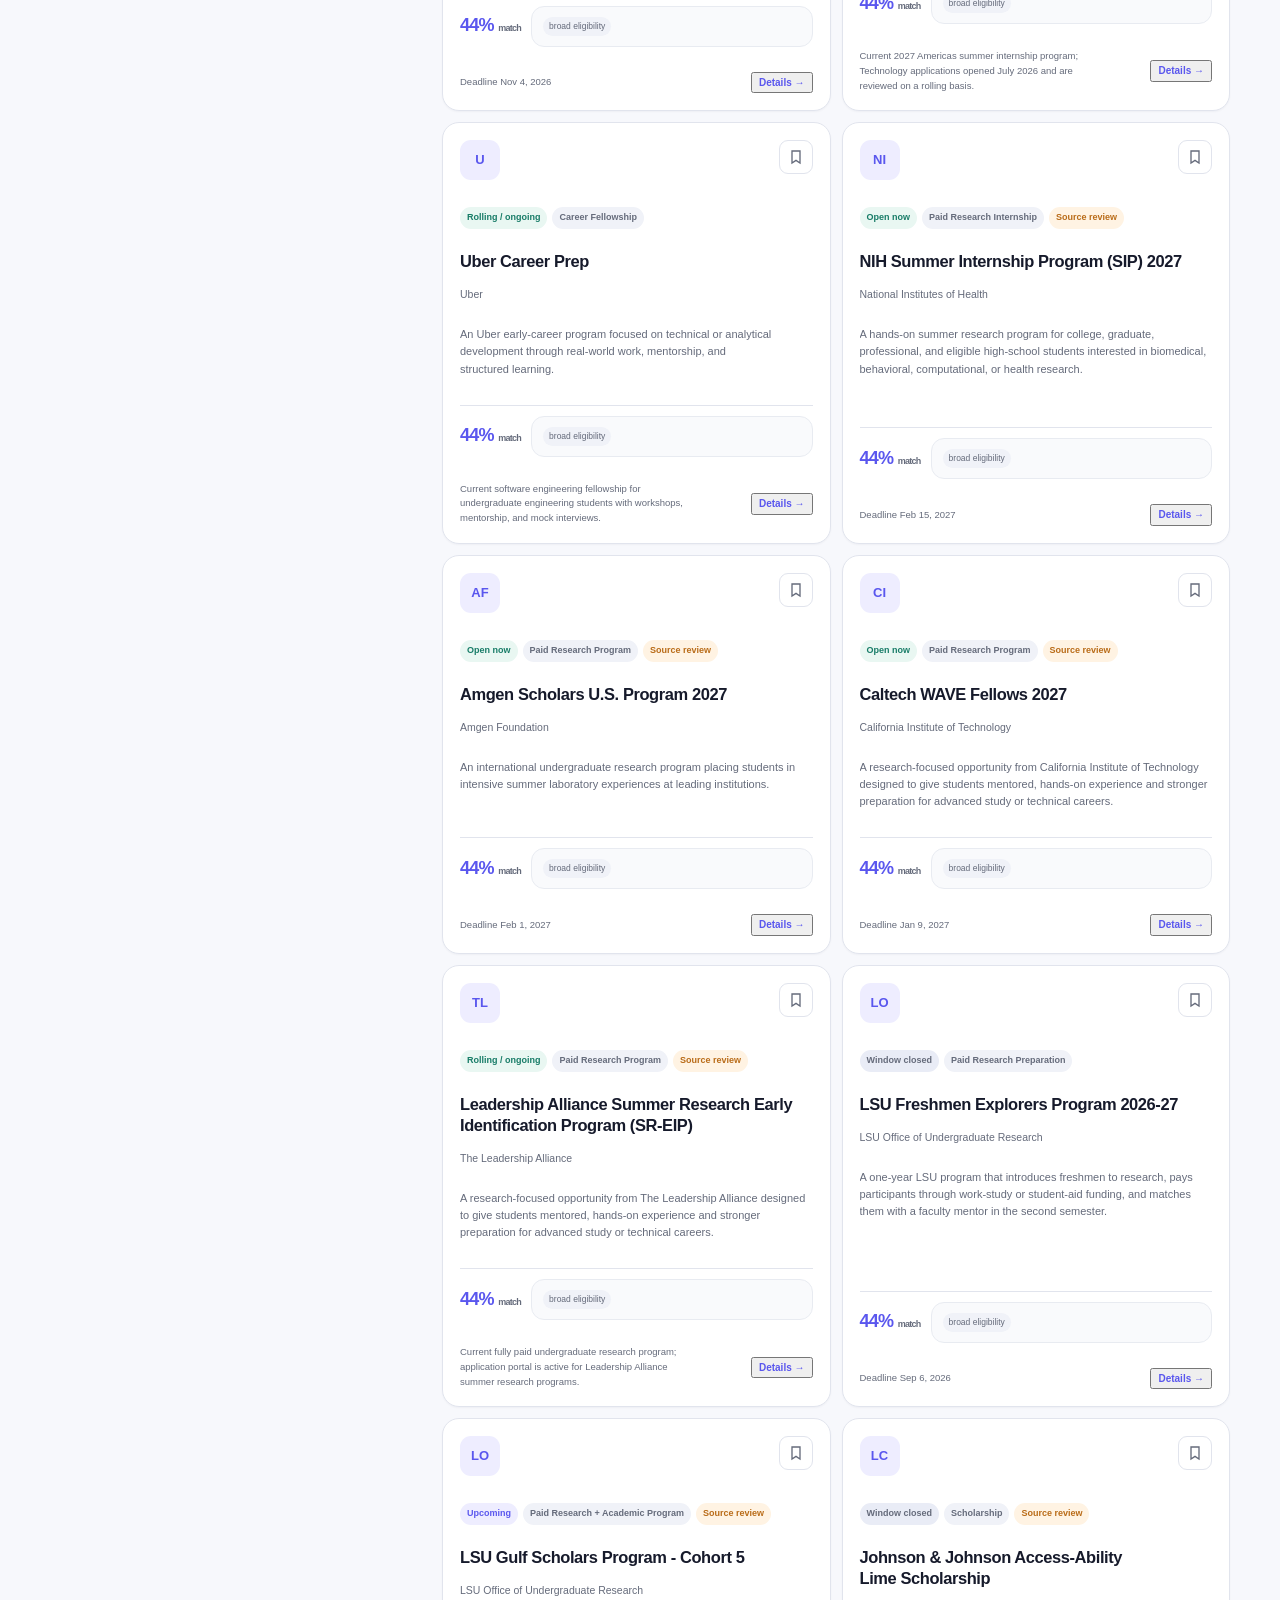
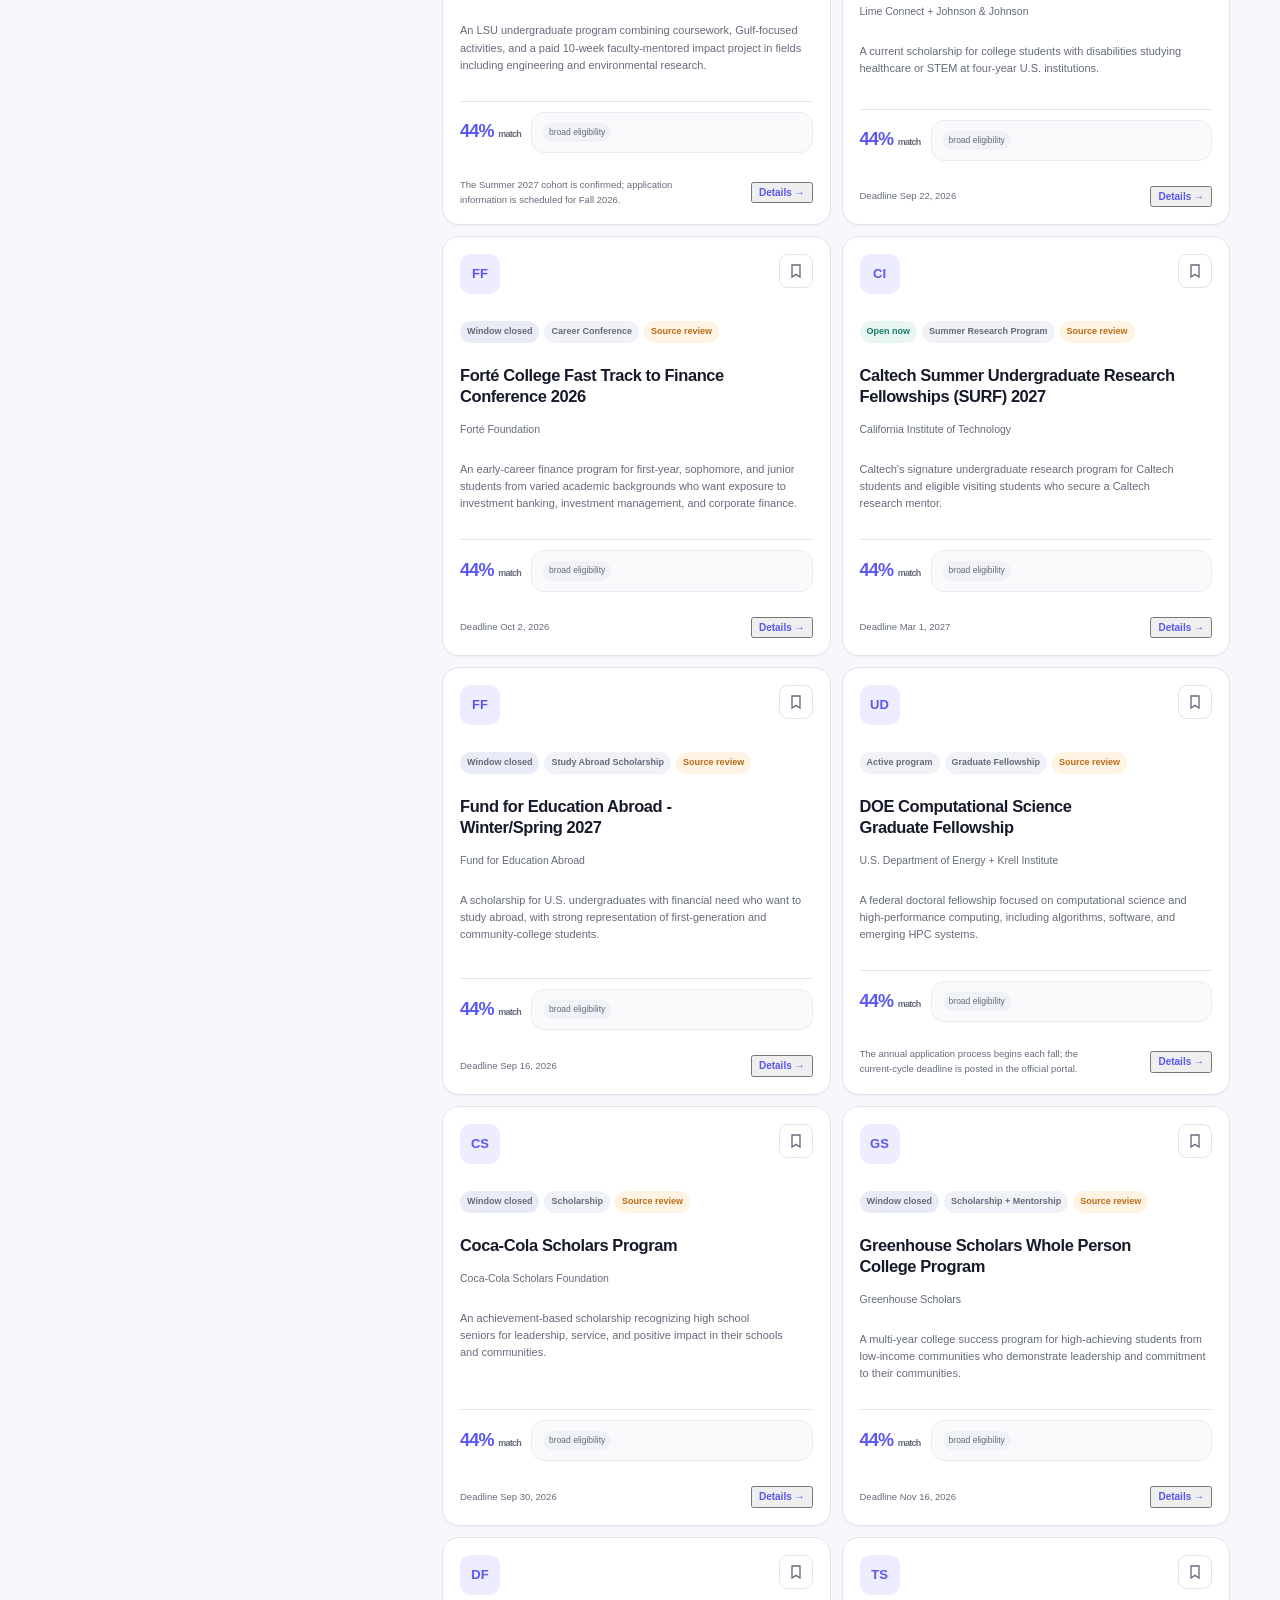
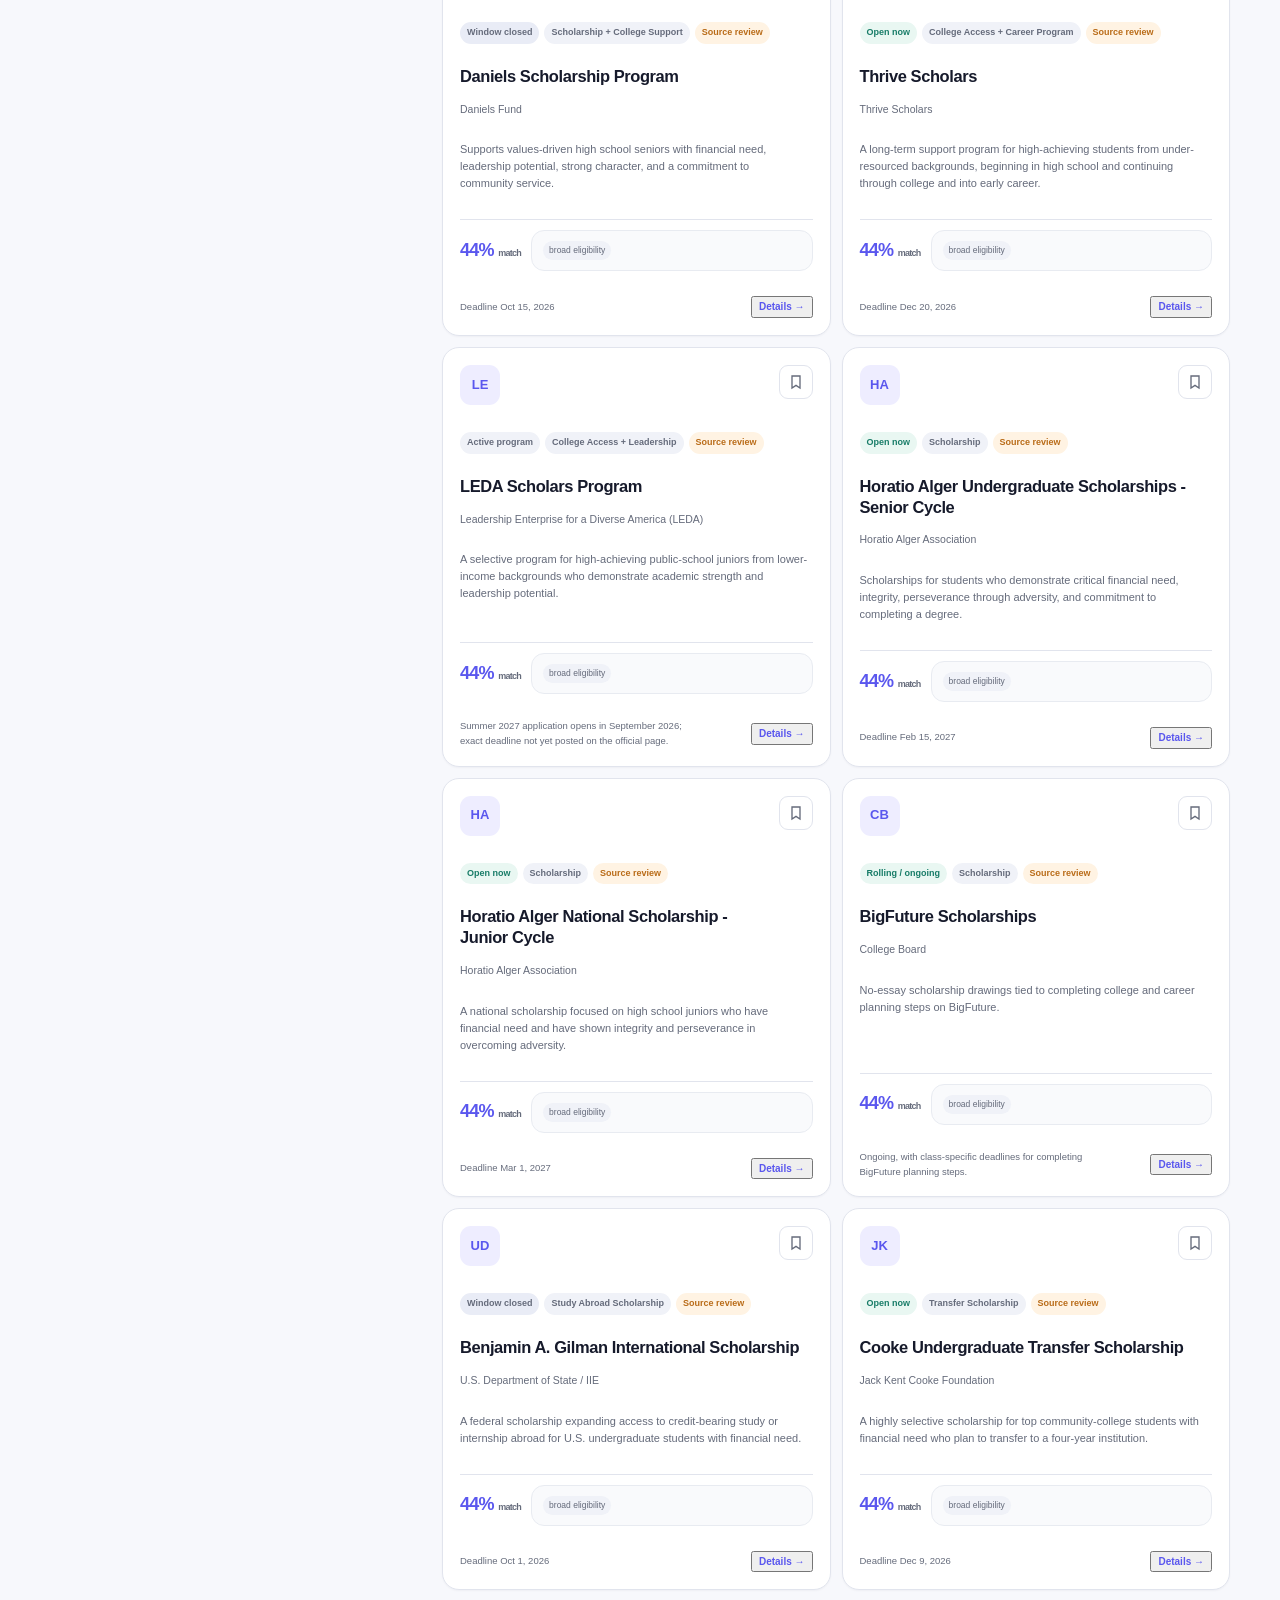
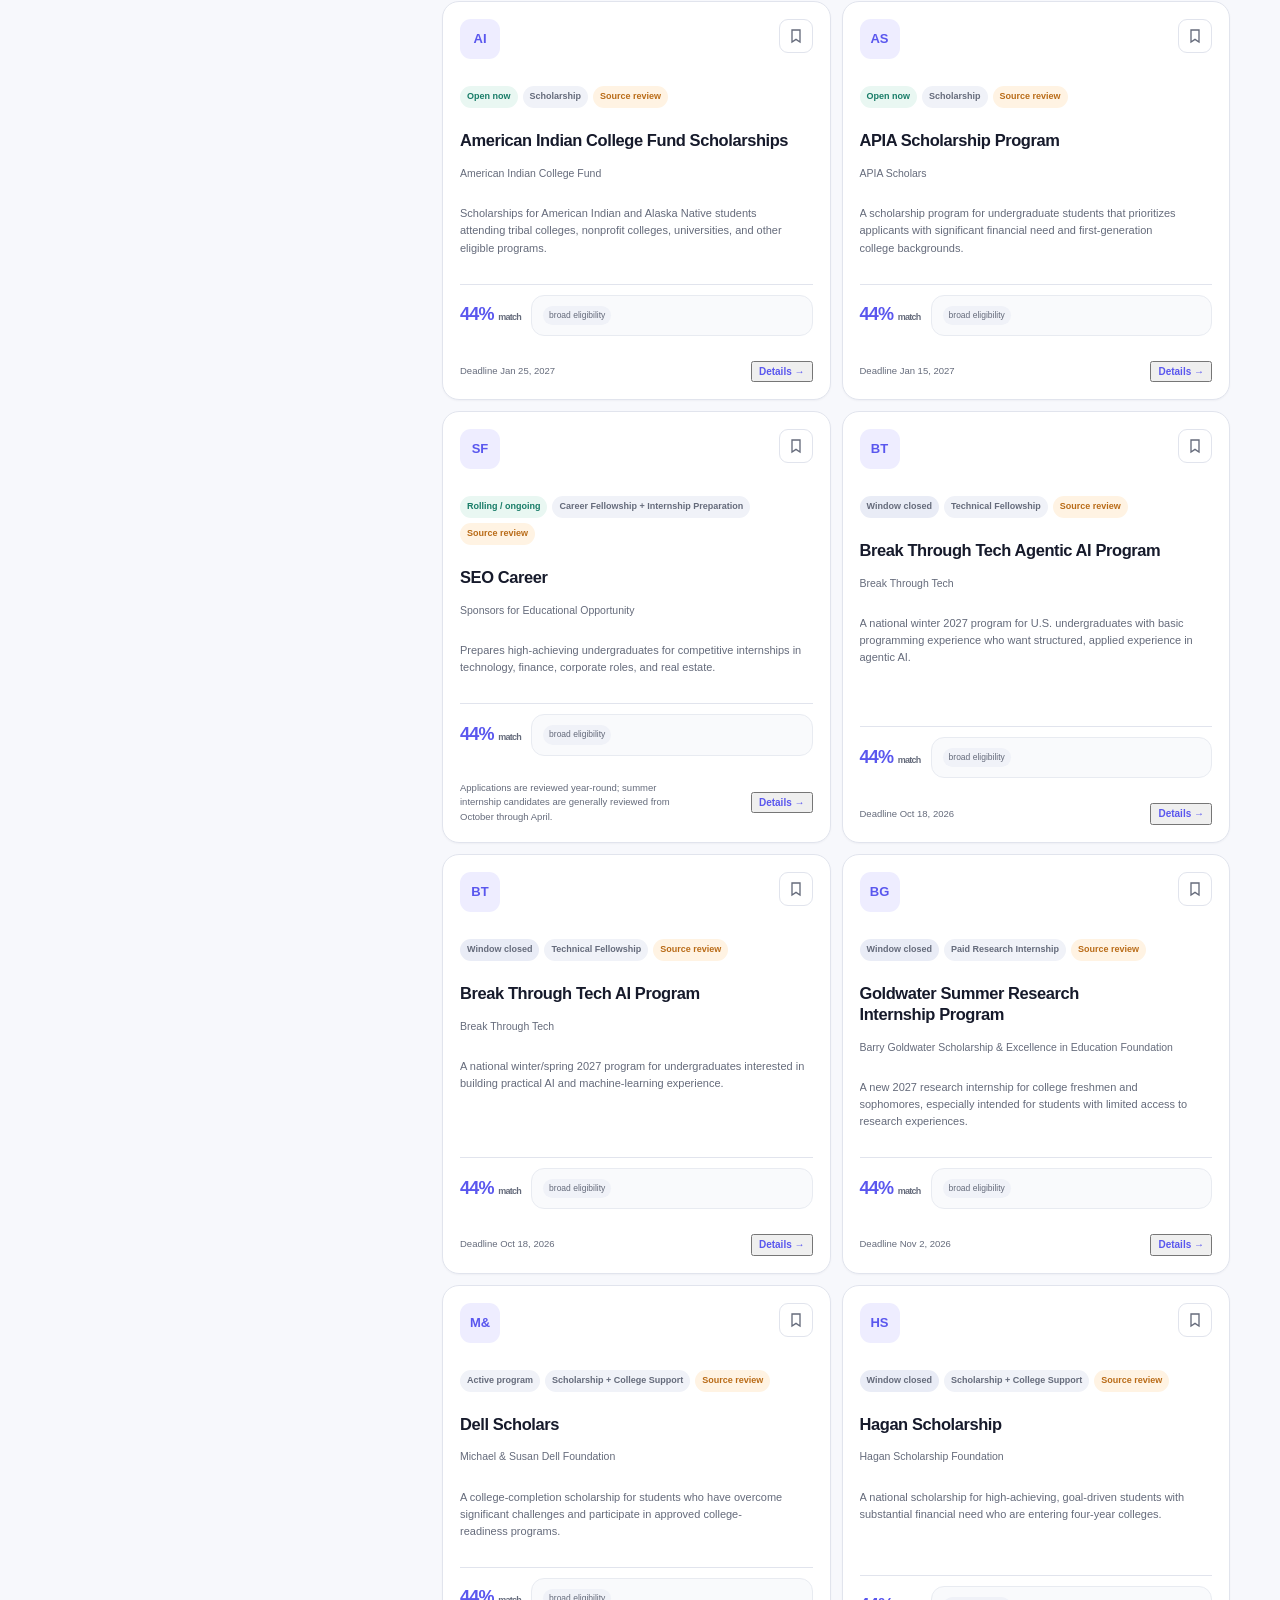
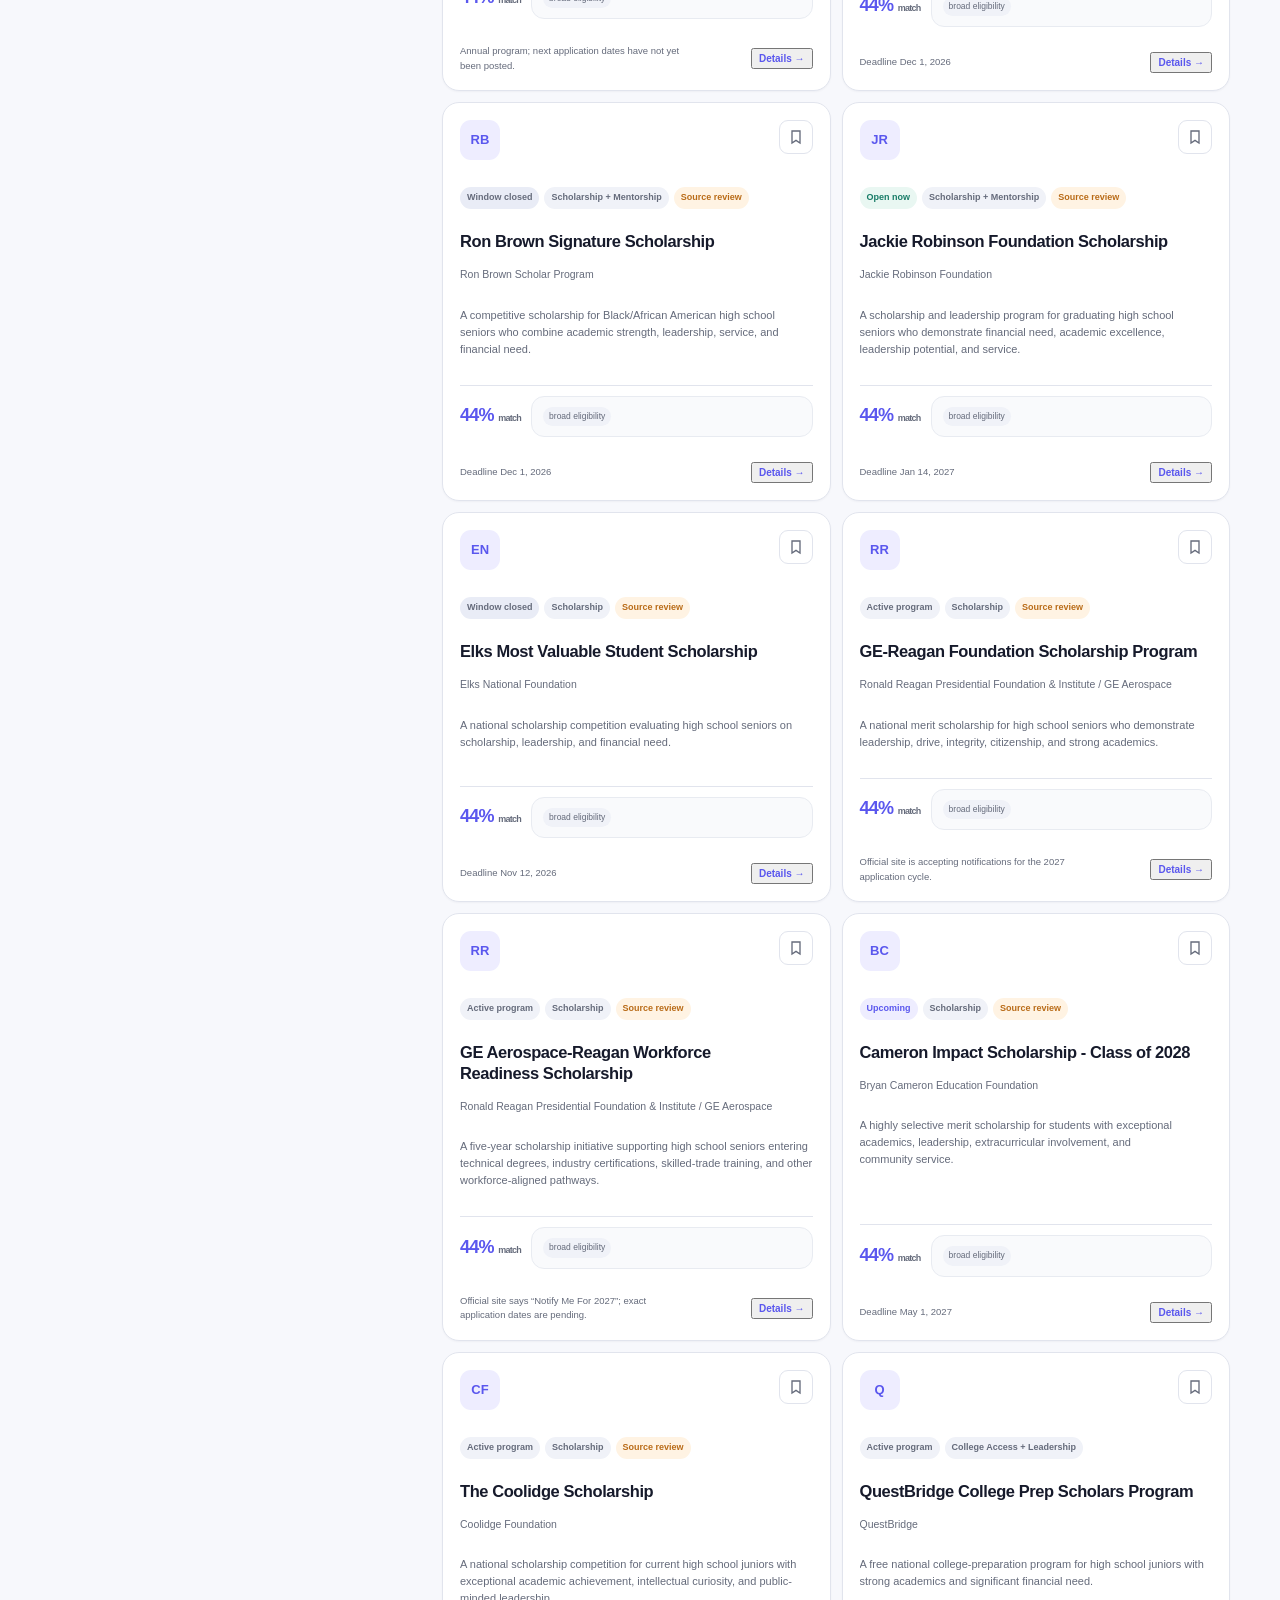
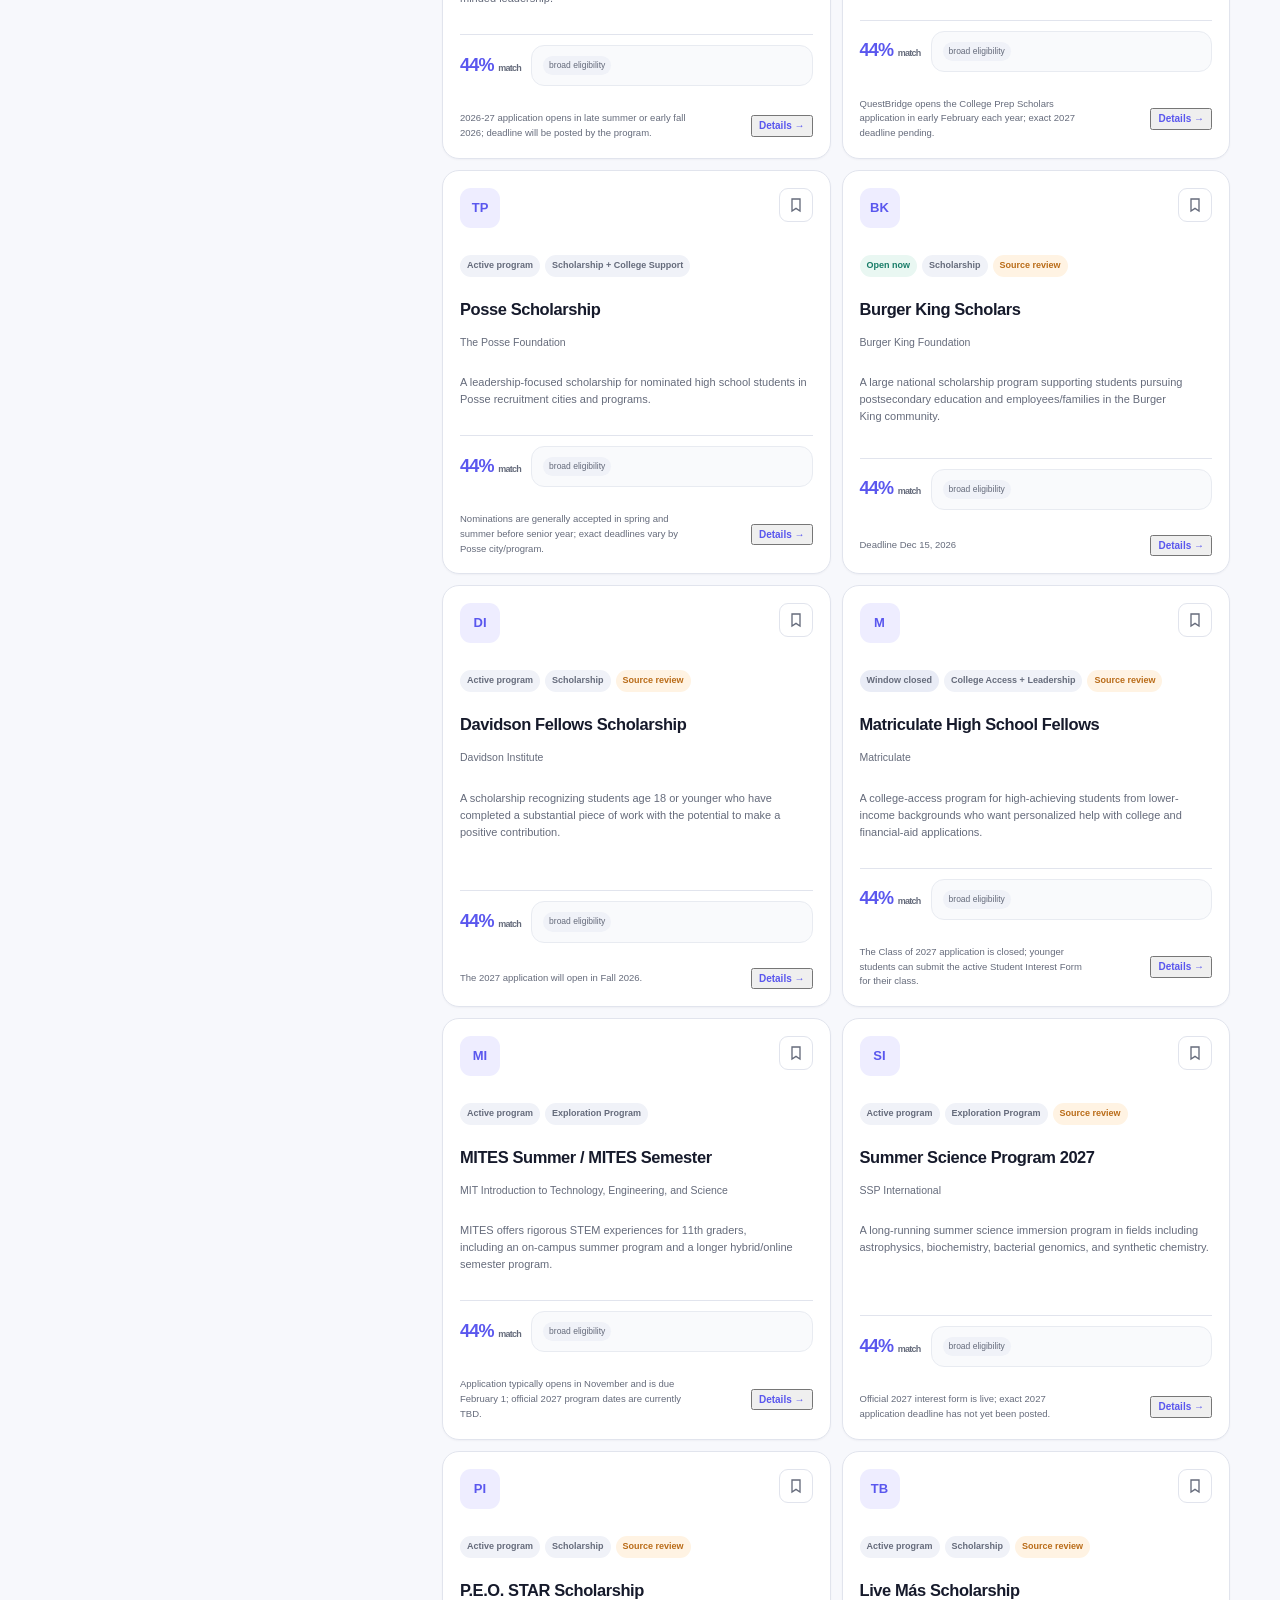
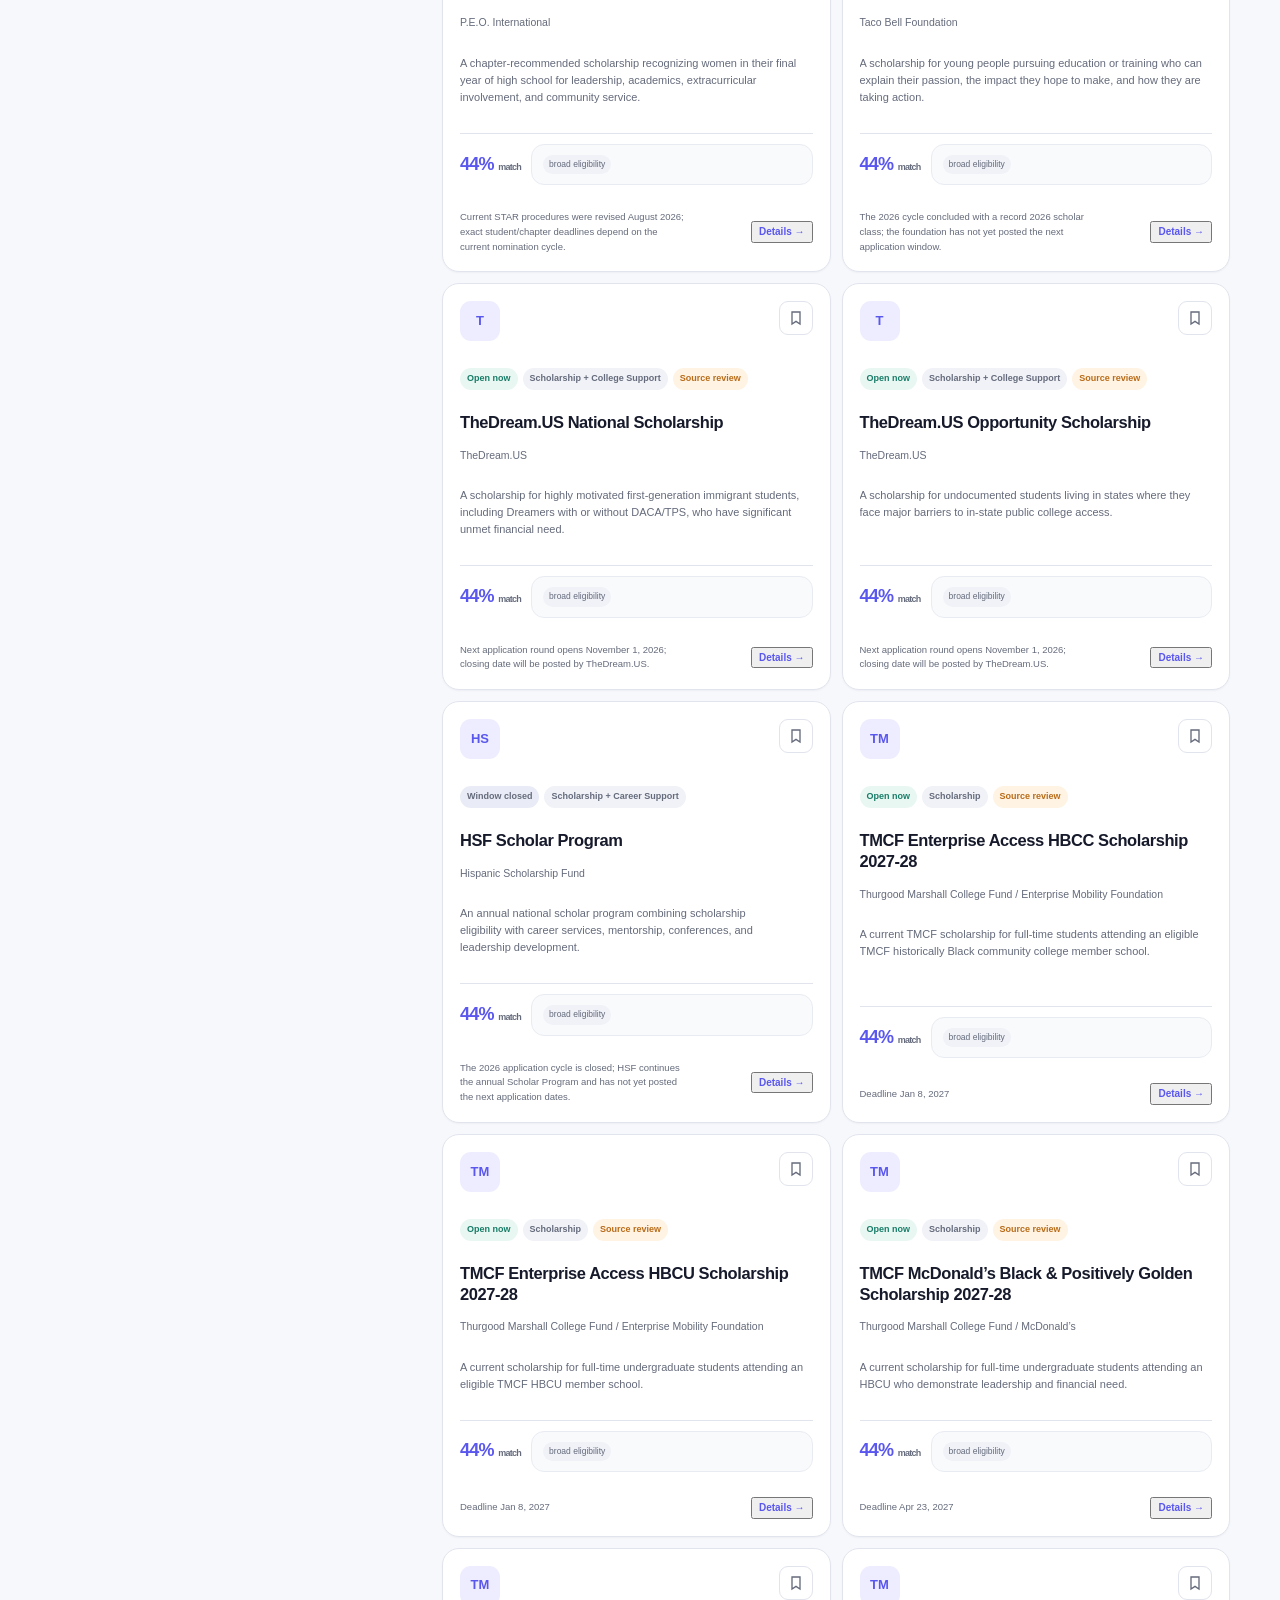
<file: discover.html>
<!doctype html>
<html lang="en"><head><meta charset="utf-8"><meta name="viewport" content="width=device-width,initial-scale=1"><meta name="description" content="Match your background and goals to source-linked scholarships, fellowships, internships, research programs, and student opportunities."><meta name="theme-color" content="#5a57ee"><title>Discover | OpportunityBridge</title><script src="theme.js"></script><link rel="icon" href="favicon.svg" type="image/svg+xml"><link rel="stylesheet" href="styles.css"><link rel="stylesheet" href="matcher-layout.css"></head>
<body><a class="skip-link" href="#main">Skip to content</a>
<header class="site-header"><div class="container nav"><a class="brand" href="index.html"><span class="brand-mark"><img src="logo-mark.svg" alt=""></span><span class="brand-name">Opportunity<span>Bridge</span></span></a><button class="mobile-menu" aria-label="Open navigation" aria-expanded="false"><svg viewBox="0 0 24 24" fill="none" stroke="currentColor" stroke-width="2"><path d="M4 7h16M4 12h16M4 17h16"/></svg></button><nav class="nav-links"><a href="index.html">Home</a><a class="active" href="discover.html">Discover</a><a href="resources.html">Resources</a><a href="about.html">About</a><a href="sources.html">Sources</a><a class="saved-nav" href="discover.html?saved=1">Saved <span class="saved-count" data-saved-count>0</span></a></nav></div></header>
<main id="main"><section class="page-hero discover-hero"><div class="container page-hero-grid"><div><div class="eyebrow"><svg viewBox="0 0 24 24" fill="none" stroke="currentColor" stroke-width="2"><path d="M12 3 4 6v6c0 5 3.4 8.7 8 10 4.6-1.3 8-5 8-10V6l-8-3Z"/><path d="m9 12 2 2 4-4"/></svg> Private matching, official sources</div><h1>Find programs that fit your story.</h1><p>Choose only the context you are comfortable sharing. OpportunityBridge ranks locally in your browser and sends you to the official program source for the final eligibility decision.</p><div class="privacy-note"><svg viewBox="0 0 24 24" fill="none" stroke="currentColor" stroke-width="2"><path d="M12 3 4 6v6c0 5 3.4 8.7 8 10 4.6-1.3 8-5 8-10V6l-8-3Z"/><path d="m9 12 2 2 4-4"/></svg>Unchecked optional fields are treated as unknown, not “no.”</div></div><div class="hero-side-panel"><div class="side-panel-title">Current catalog</div><div class="side-metric-grid"><div class="side-metric"><strong id="discover-total">—</strong><span>visible programs</span></div><div class="side-metric"><strong id="discover-open">—</strong><span>open or rolling</span></div><div class="side-metric"><strong>Daily</strong><span>source-health checks</span></div><div class="side-metric"><strong>64-bit</strong><span>local match vector</span></div></div></div></div></section>
<div class="discover-shell"><div class="container"><div class="discover-wrap">
<aside class="filter-panel" aria-label="Opportunity matching profile"><div class="filter-head"><div class="filter-title-row"><div><h2>Your match profile</h2><p>More context can improve ranking accuracy.</p></div><div class="filter-head-actions"><div class="profile-progress" id="profile-progress" style="--progress:0"><span>0%</span></div><button class="mobile-filter-close" type="button" aria-label="Close filters">×</button></div></div></div><div class="filter-body"><form id="match-form">
<div class="field"><label for="stage">Education level</label><select id="stage" name="stage"><option value="">Any level</option><option>High School Sophomore</option><option>High School Junior</option><option>High School Senior</option><option>Community College</option><option>College Freshman</option><option>College Sophomore</option><option>College Junior</option><option>College Senior</option><option>Graduate Student</option></select></div>
<div class="field"><label for="interest">Primary interest</label><select id="interest" name="interest"><option value="">Any interest</option><option>Aerospace</option><option>Artificial Intelligence</option><option>Business</option><option>Chemistry</option><option>Computer Engineering</option><option>Computer Science</option><option>Consulting</option><option>Cybersecurity</option><option>Data Science</option><option>Economics</option><option>Education</option><option>Electrical Engineering</option><option>Engineering</option><option>Environment</option><option>Finance</option><option>Government</option><option>Healthcare</option><option>Humanities</option><option>International Affairs</option><option>Investment Management</option><option>Manufacturing</option><option>Mathematics</option><option>Public Policy</option><option>Public Service</option><option>Quantitative</option><option>Research</option><option>Science</option><option>Software Engineering</option><option>Study Abroad</option><option>Technology</option></select></div>
<div class="field"><legend>Additional interests</legend><div class="chip-check-grid"><label class="chip-check"><input type="checkbox" name="additionalInterest" value="Aerospace"><span>Aerospace</span></label><label class="chip-check"><input type="checkbox" name="additionalInterest" value="Research"><span>Research</span></label><label class="chip-check"><input type="checkbox" name="additionalInterest" value="Software Engineering"><span>Software</span></label><label class="chip-check"><input type="checkbox" name="additionalInterest" value="Artificial Intelligence"><span>AI / data</span></label><label class="chip-check"><input type="checkbox" name="additionalInterest" value="Finance"><span>Finance / quant</span></label><label class="chip-check"><input type="checkbox" name="additionalInterest" value="Public Policy"><span>Policy</span></label><label class="chip-check"><input type="checkbox" name="additionalInterest" value="Study Abroad"><span>Study abroad</span></label><label class="chip-check"><input type="checkbox" name="additionalInterest" value="Environment"><span>Environment</span></label></div></div>
<div class="field"><label for="state">State <span class="muted" style="font-weight:600">(regional programs)</span></label><select id="state" name="state"><option value="">Any / not specified</option><option>Alabama</option><option>Alaska</option><option>Arizona</option><option>Arkansas</option><option>California</option><option>Colorado</option><option>Connecticut</option><option>Delaware</option><option>District of Columbia</option><option>Florida</option><option>Georgia</option><option>Hawaii</option><option>Idaho</option><option>Illinois</option><option>Indiana</option><option>Iowa</option><option>Kansas</option><option>Kentucky</option><option>Louisiana</option><option>Maine</option><option>Maryland</option><option>Massachusetts</option><option>Michigan</option><option>Minnesota</option><option>Mississippi</option><option>Missouri</option><option>Montana</option><option>Nebraska</option><option>Nevada</option><option>New Hampshire</option><option>New Jersey</option><option>New Mexico</option><option>New York</option><option>North Carolina</option><option>North Dakota</option><option>Ohio</option><option>Oklahoma</option><option>Oregon</option><option>Pennsylvania</option><option>Rhode Island</option><option>South Carolina</option><option>South Dakota</option><option>Tennessee</option><option>Texas</option><option>Utah</option><option>Vermont</option><option>Virginia</option><option>Washington</option><option>West Virginia</option><option>Wisconsin</option><option>Wyoming</option></select></div>
<details class="profile-group" open><summary><span>Financial + access context</span><small>High-value signals</small></summary><div class="check-list"><label class="check"><input type="checkbox" name="lowIncome">Low-income or high-financial-need background</label><label class="check"><input type="checkbox" name="pell">Receive or expect a Federal Pell Grant</label><label class="check"><input type="checkbox" name="firstGen">First-generation college student</label><label class="check"><input type="checkbox" name="inequitableAccess">Limited access to advanced academic or career resources</label><label class="check"><input type="checkbox" name="housingInsecure">Experienced housing insecurity</label><label class="check"><input type="checkbox" name="fosterCare">Foster-care background</label><label class="check"><input type="checkbox" name="rural">Rural background or community</label></div></details>
<details class="profile-group"><summary><span>Gender + identity eligibility</span><small>Optional</small></summary><div class="field compact-field"><label for="gender">Gender context</label><select id="gender" name="gender"><option value="">Prefer not to specify</option><option value="woman">Woman</option><option value="man">Man</option><option value="genderMinority">Nonbinary / gender minority</option></select></div><div class="check-list two-col-checks"><label class="check"><input type="checkbox" name="black">Black / African American</label><label class="check"><input type="checkbox" name="hispanic">Hispanic / Latino</label><label class="check"><input type="checkbox" name="aian">American Indian / Alaska Native</label><label class="check"><input type="checkbox" name="nhpi">Native Hawaiian / Pacific Islander</label><label class="check"><input type="checkbox" name="asian">Asian</label><label class="check"><input type="checkbox" name="lgbtq">LGBTQ+</label><label class="check"><input type="checkbox" name="disability">Student with a disability</label><label class="check"><input type="checkbox" name="veteran">Veteran</label><label class="check"><input type="checkbox" name="militaryDependent">Military dependent</label><label class="check"><input type="checkbox" name="immigrantChild">Immigrant / child of immigrant</label><label class="check"><input type="checkbox" name="newAmerican">New American background</label></div></details>
<details class="profile-group"><summary><span>Citizenship + work eligibility</span><small>Optional</small></summary><div class="field compact-field"><label for="citizenshipStatus">Status</label><select id="citizenshipStatus" name="citizenshipStatus"><option value="">Not specified</option><option value="usCitizen">U.S. citizen</option><option value="permanentResident">Permanent resident</option><option value="daca">DACA / undocumented / TPS</option><option value="refugeeAsylee">Refugee / asylee</option><option value="international">International student</option></select></div><div class="check-list"><label class="check"><input type="checkbox" name="workAuthorizedUS">Authorized to work in the U.S.</label></div></details>
<details class="profile-group"><summary><span>College + student context</span><small>Optional</small></summary><div class="check-list two-col-checks"><label class="check"><input type="checkbox" name="lsuStudent">Currently attend LSU</label><label class="check"><input type="checkbox" name="hbcu">Attend an HBCU</label><label class="check"><input type="checkbox" name="hsi">Attend an HSI</label><label class="check"><input type="checkbox" name="tcu">Attend a Tribal College</label><label class="check"><input type="checkbox" name="transfer">Transfer student / planning to transfer</label><label class="check"><input type="checkbox" name="adultLearner">Adult / returning learner</label><label class="check"><input type="checkbox" name="parentGuardian">Student parent / guardian</label></div></details>
<details class="profile-group"><summary><span>Academic + experience context</span><small>Optional</small></summary><div class="check-list"><label class="check"><input type="checkbox" name="priorResearch">Have prior research experience</label><label class="check"><input type="checkbox" name="phdIntent">Interested in a PhD / research career</label><label class="check"><input type="checkbox" name="firstStudyAbroad">This would be my first study-abroad experience</label><label class="check"><input type="checkbox" name="gpa34">Cumulative GPA is at least 3.4</label></div></details>
<div class="sensitive-note"><strong>Privacy by design:</strong> these selections never leave your browser. Optional identity fields improve ranking for programs with specific audiences, but blank fields do not count against you.</div>
</form></div><div class="filter-actions"><button class="btn btn-primary" type="submit" form="match-form">Rank my matches</button><button class="btn btn-secondary" type="button" data-reset>Clear</button></div></aside>
<section class="results-area" id="results-top"><div class="results-toolbar"><div class="toolbar-top"><div class="results-count"><strong><span id="results-number">0</span> opportunities</strong><span id="results-caption">Showing source-linked programs.</span></div><div class="profile-summary" id="profile-summary"></div></div><div class="toolbar-controls"><button class="toggle-button mobile-filter-button" type="button">Filters</button><div class="search-wrap"><svg viewBox="0 0 24 24" fill="none" stroke="currentColor" stroke-width="2"><circle cx="11" cy="11" r="7"/><path d="m20 20-4-4"/></svg><input class="search-control" id="keyword-search" aria-label="Search opportunities" type="search" placeholder="Search program, organization, field…"></div><button class="toggle-button" id="likely-toggle" type="button">Likely matches</button><button class="toggle-button" id="saved-toggle" type="button">Saved <span class="saved-count" data-saved-count>0</span></button><select id="type-filter" aria-label="Filter type"><option value="">All types</option><option value="scholarship">Scholarships</option><option value="fellowship">Fellowships</option><option value="internship">Internships</option><option value="research">Research</option><option value="college access">College access</option><option value="study abroad">Study abroad</option><option value="career">Career / technical</option></select><select id="status-filter" aria-label="Filter application status"><option value="">Any status</option><option value="open">Open now</option><option value="upcoming">Upcoming</option><option value="rolling">Rolling</option><option value="closed">Window closed</option></select><select id="sort-results" aria-label="Sort results"><option value="match">Best match</option><option value="deadline">Deadline</option><option value="name">Name</option></select><button class="toggle-button diagnostics-toggle" id="diagnostics-toggle" type="button" aria-expanded="false">Diagnostics</button></div></div>
<div class="results-note"><svg viewBox="0 0 24 24" fill="none" stroke="currentColor" stroke-width="2"><circle cx="12" cy="12" r="9"/><path d="M12 8v5M12 17h.01"/></svg><span>Match percentages are a discovery aid, not an eligibility decision. Structured dates update automatically; scheduled checks monitor official-source health and discontinuation signals.</span></div>
<div class="diagnostics-panel" id="diagnostics-panel" hidden><div class="diag-head"><div><span class="kicker">Developer diagnostics</span><h3>Local matching telemetry</h3></div><button class="btn btn-secondary btn-sm" id="run-benchmark" type="button">Run local benchmark</button></div><div class="diag-grid"><div class="diag-metric"><span>Execution engine</span><strong id="diag-engine">Loading…</strong></div><div class="diag-metric"><span>Database</span><strong id="diag-programs">—</strong></div><div class="diag-metric"><span>Average evaluation</span><strong id="diag-average">—</strong></div><div class="diag-metric"><span>Benchmark</span><strong id="diag-benchmark">Run to measure</strong></div><div class="diag-metric"><span>Vector cache</span><strong id="diag-cache">—</strong></div><div class="diag-metric"><span>Wasm module</span><strong id="diag-wasm">—</strong></div><div class="diag-metric"><span>Source check snapshot</span><strong id="diag-verification">—</strong></div><div class="diag-metric"><span>Signal model</span><strong id="diag-signals">64-bit vector + context</strong></div></div><p class="diag-note">Measurements use <code>performance.now()</code> on your current browser and hardware. The project does not hard-code performance claims.</p></div>
<div class="results-grid" id="results-grid"></div></section>
</div></div></div></main>
<footer class="site-footer"><div class="container"><div class="footer-grid"><div><a class="brand" href="index.html"><span class="brand-mark"><img src="logo-mark.svg" alt=""></span><span class="brand-name">Opportunity<span>Bridge</span></span></a><p>Source-linked opportunity discovery for students who should not need insider knowledge to find the right program.</p></div><div class="footer-links"><strong>Explore</strong><a href="discover.html">Discover</a><a href="resources.html">Resources</a><a href="sources.html">Sources</a></div><div class="footer-links"><strong>Transparency</strong><a href="about.html#verification">Verification</a><a href="about.html#privacy">Privacy</a><a href="about.html#system">System design</a></div></div><div class="footer-bottom"><span>Built by Abdel Alshawa as an independent student project.</span><span>Official program pages always control.</span></div></div></footer>
<div class="modal-backdrop" id="opportunity-modal" role="dialog" aria-modal="true" aria-label="Opportunity details"><div class="modal"><button class="modal-close" aria-label="Close details">×</button><div class="modal-content"></div></div></div><div class="toast" id="toast" role="status" aria-live="polite"><div class="toast-icon"><svg viewBox="0 0 24 24" fill="none" stroke="currentColor" stroke-width="2"><path d="m5 13 4 4L19 7"/></svg></div><div><strong id="toast-title">Saved</strong><span id="toast-copy">Opportunity added.</span></div></div>
<script src="data.js"></script><script src="verification.js"></script><script src="signals.js"></script><script src="matcher.js"></script><script src="app.js"></script></body></html>
</file>
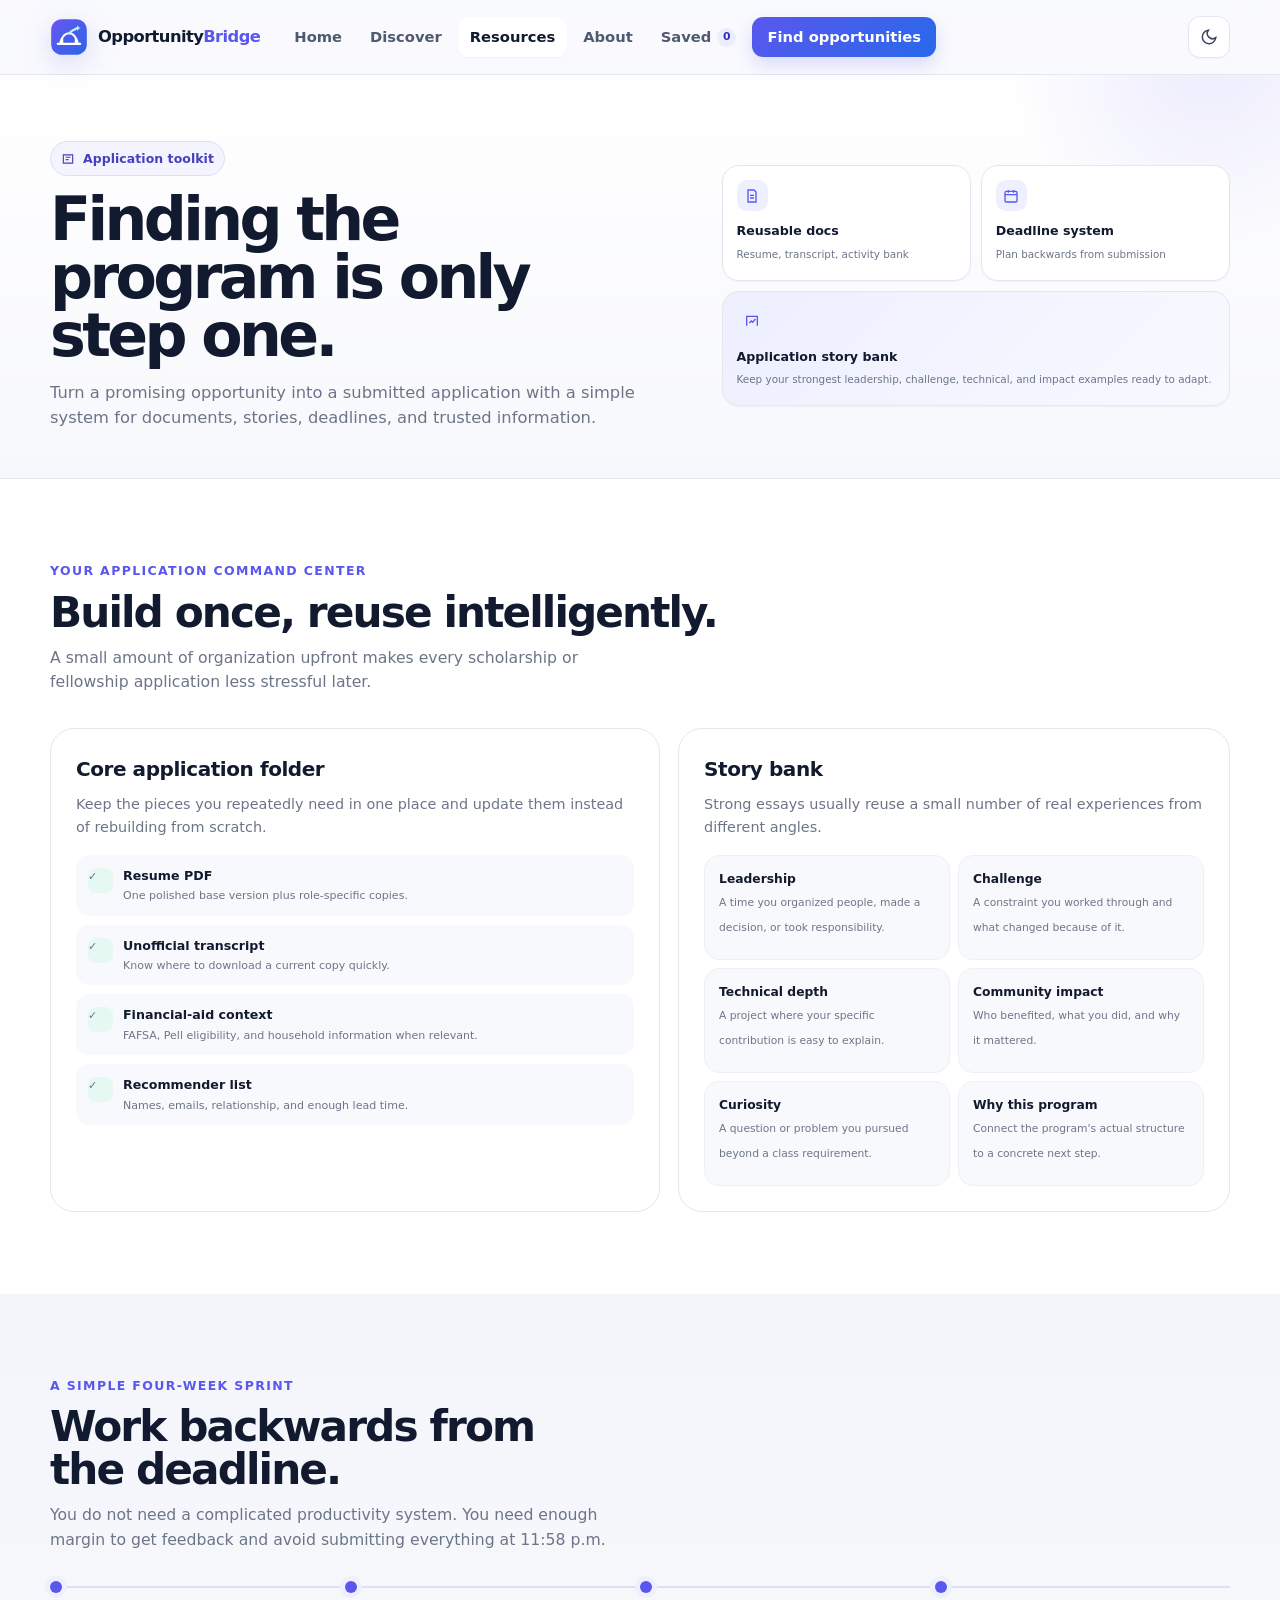
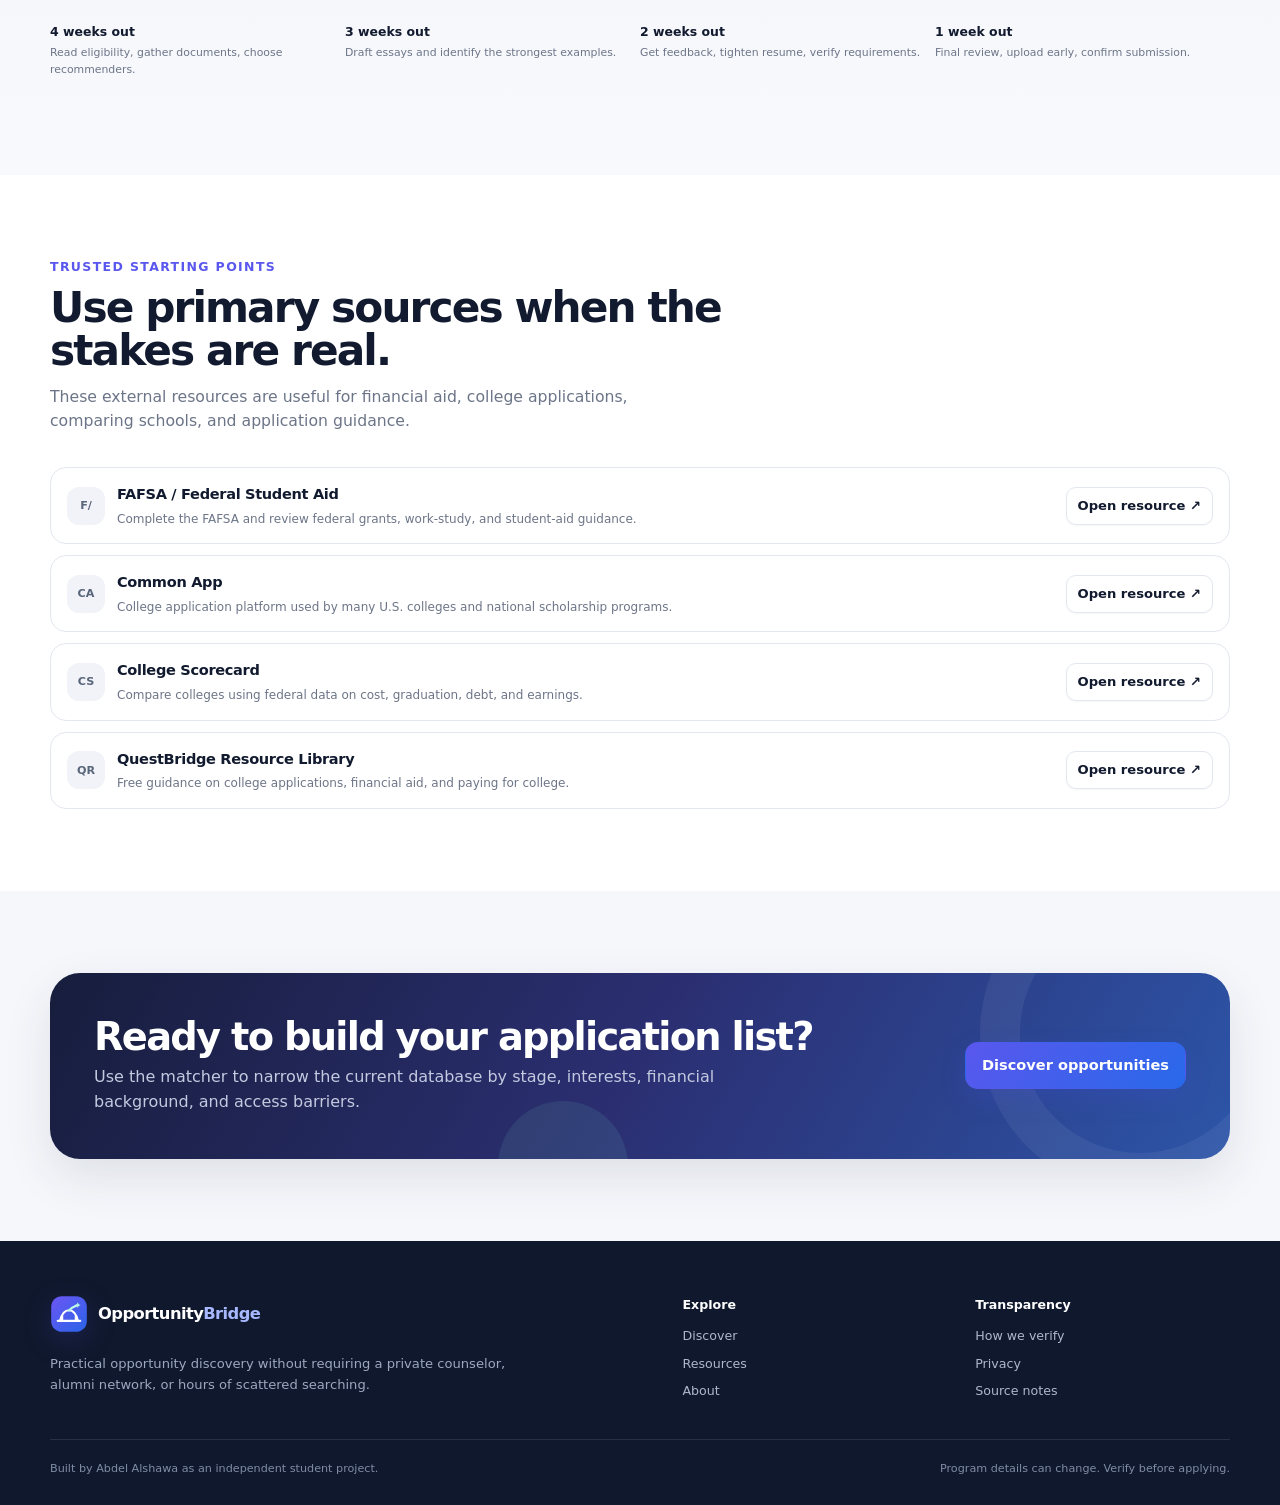
<file: resources.html>
<!doctype html>
<html lang="en">
<head><meta charset="utf-8"><meta name="viewport" content="width=device-width, initial-scale=1"><meta name="description" content="Practical resources for applying to scholarships, fellowships, internships, and college-access programs."><meta name="theme-color" content="#5a57ee"><script src="theme.js"></script>
  <title>Resources | OpportunityBridge</title><link rel="icon" href="favicon.svg" type="image/svg+xml"><link rel="stylesheet" href="styles.css"></head>
<body>
<a class="skip-link" href="#main">Skip to content</a>
<header class="site-header"><div class="container nav"><a class="brand" href="index.html"><span class="brand-mark"><img src="logo-mark.svg" alt=""></span><span class="brand-name">Opportunity<span>Bridge</span></span></a><button class="mobile-menu" aria-label="Open navigation" aria-expanded="false"><svg viewBox="0 0 24 24" fill="none" stroke="currentColor" stroke-width="2"><path d="M4 7h16M4 12h16M4 17h16"/></svg></button><nav class="nav-links"><a href="index.html">Home</a><a href="discover.html">Discover</a><a class="active" href="resources.html">Resources</a><a href="about.html">About</a><a class="saved-nav" href="discover.html?saved=1">Saved <span class="saved-count" data-saved-count>0</span></a><a class="nav-cta" href="discover.html">Find opportunities</a></nav></div></header>
<main id="main">
<section class="page-hero"><div class="container page-hero-grid"><div><div class="eyebrow"><svg viewBox="0 0 24 24" fill="none" stroke="currentColor" stroke-width="2"><path d="M4 5h16v14H4z"/><path d="M8 9h8M8 13h5"/></svg> Application toolkit</div><h1>Finding the program is only step one.</h1><p>Turn a promising opportunity into a submitted application with a simple system for documents, stories, deadlines, and trusted information.</p></div><div class="resource-hero-visual"><div class="mini-tool"><div class="tool-icon"><svg viewBox="0 0 24 24" fill="none" stroke="currentColor" stroke-width="2"><path d="M6 3h9l3 3v15H6z"/><path d="M9 11h6M9 15h6"/></svg></div><strong>Reusable docs</strong><span>Resume, transcript, activity bank</span></div><div class="mini-tool"><div class="tool-icon"><svg viewBox="0 0 24 24" fill="none" stroke="currentColor" stroke-width="2"><rect x="3" y="5" width="18" height="16" rx="2"/><path d="M16 3v4M8 3v4M3 10h18"/></svg></div><strong>Deadline system</strong><span>Plan backwards from submission</span></div><div class="mini-tool wide"><div class="tool-icon"><svg viewBox="0 0 24 24" fill="none" stroke="currentColor" stroke-width="2"><path d="M4 19V5h16v14"/><path d="M8 15l3-3 2 2 4-5"/></svg></div><strong>Application story bank</strong><span>Keep your strongest leadership, challenge, technical, and impact examples ready to adapt.</span></div></div></div></section>

<section class="section white"><div class="container"><div class="section-head"><div class="section-copy"><div class="kicker">Your application command center</div><h2>Build once, reuse intelligently.</h2><p>A small amount of organization upfront makes every scholarship or fellowship application less stressful later.</p></div></div><div class="toolkit-grid"><article class="toolkit-card"><h3>Core application folder</h3><p>Keep the pieces you repeatedly need in one place and update them instead of rebuilding from scratch.</p><div class="checklist"><div class="checklist-item"><span class="checklist-icon">✓</span><div><strong>Resume PDF</strong><span>One polished base version plus role-specific copies.</span></div></div><div class="checklist-item"><span class="checklist-icon">✓</span><div><strong>Unofficial transcript</strong><span>Know where to download a current copy quickly.</span></div></div><div class="checklist-item"><span class="checklist-icon">✓</span><div><strong>Financial-aid context</strong><span>FAFSA, Pell eligibility, and household information when relevant.</span></div></div><div class="checklist-item"><span class="checklist-icon">✓</span><div><strong>Recommender list</strong><span>Names, emails, relationship, and enough lead time.</span></div></div></div></article><article class="toolkit-card"><h3>Story bank</h3><p>Strong essays usually reuse a small number of real experiences from different angles.</p><div class="story-bank"><div class="story-card"><b>Leadership</b><span>A time you organized people, made a decision, or took responsibility.</span></div><div class="story-card"><b>Challenge</b><span>A constraint you worked through and what changed because of it.</span></div><div class="story-card"><b>Technical depth</b><span>A project where your specific contribution is easy to explain.</span></div><div class="story-card"><b>Community impact</b><span>Who benefited, what you did, and why it mattered.</span></div><div class="story-card"><b>Curiosity</b><span>A question or problem you pursued beyond a class requirement.</span></div><div class="story-card"><b>Why this program</b><span>Connect the program's actual structure to a concrete next step.</span></div></div></article></div></div></section>

<section class="section tint"><div class="container"><div class="section-head"><div class="section-copy"><div class="kicker">A simple four-week sprint</div><h2>Work backwards from the deadline.</h2><p>You do not need a complicated productivity system. You need enough margin to get feedback and avoid submitting everything at 11:58 p.m.</p></div></div><div class="timeline"><div class="timeline-step"><strong>4 weeks out</strong><span>Read eligibility, gather documents, choose recommenders.</span></div><div class="timeline-step"><strong>3 weeks out</strong><span>Draft essays and identify the strongest examples.</span></div><div class="timeline-step"><strong>2 weeks out</strong><span>Get feedback, tighten resume, verify requirements.</span></div><div class="timeline-step"><strong>1 week out</strong><span>Final review, upload early, confirm submission.</span></div></div></div></section>

<section class="section white"><div class="container"><div class="section-head"><div class="section-copy"><div class="kicker">Trusted starting points</div><h2>Use primary sources when the stakes are real.</h2><p>These external resources are useful for financial aid, college applications, comparing schools, and application guidance.</p></div></div><div class="resource-list" id="resource-links"></div></div></section>

<section class="section"><div class="container"><div class="cta-band"><div><h2>Ready to build your application list?</h2><p>Use the matcher to narrow the current database by stage, interests, financial background, and access barriers.</p></div><a class="btn btn-primary" href="discover.html">Discover opportunities</a></div></div></section>
</main>
<footer class="site-footer"><div class="container"><div class="footer-grid"><div><a class="brand" href="index.html"><span class="brand-mark"><img src="logo-mark.svg" alt=""></span><span class="brand-name">Opportunity<span>Bridge</span></span></a><p>Practical opportunity discovery without requiring a private counselor, alumni network, or hours of scattered searching.</p></div><div class="footer-links"><strong>Explore</strong><a href="discover.html">Discover</a><a href="resources.html">Resources</a><a href="about.html">About</a></div><div class="footer-links"><strong>Transparency</strong><a href="about.html#verification">How we verify</a><a href="about.html#privacy">Privacy</a><a href="sources.html">Source notes</a></div></div><div class="footer-bottom"><span>Built by Abdel Alshawa as an independent student project.</span><span>Program details can change. Verify before applying.</span></div></div></footer>
<div class="toast" id="toast" role="status" aria-live="polite"><div class="toast-icon"><svg viewBox="0 0 24 24" fill="none" stroke="currentColor" stroke-width="2"><path d="m5 13 4 4L19 7"/></svg></div><div><strong id="toast-title">Saved</strong><span id="toast-copy">Opportunity added to your list.</span></div></div>
<script src="data.js"></script><script src="verification.js"></script><script src="app.js"></script></body></html>
</file>
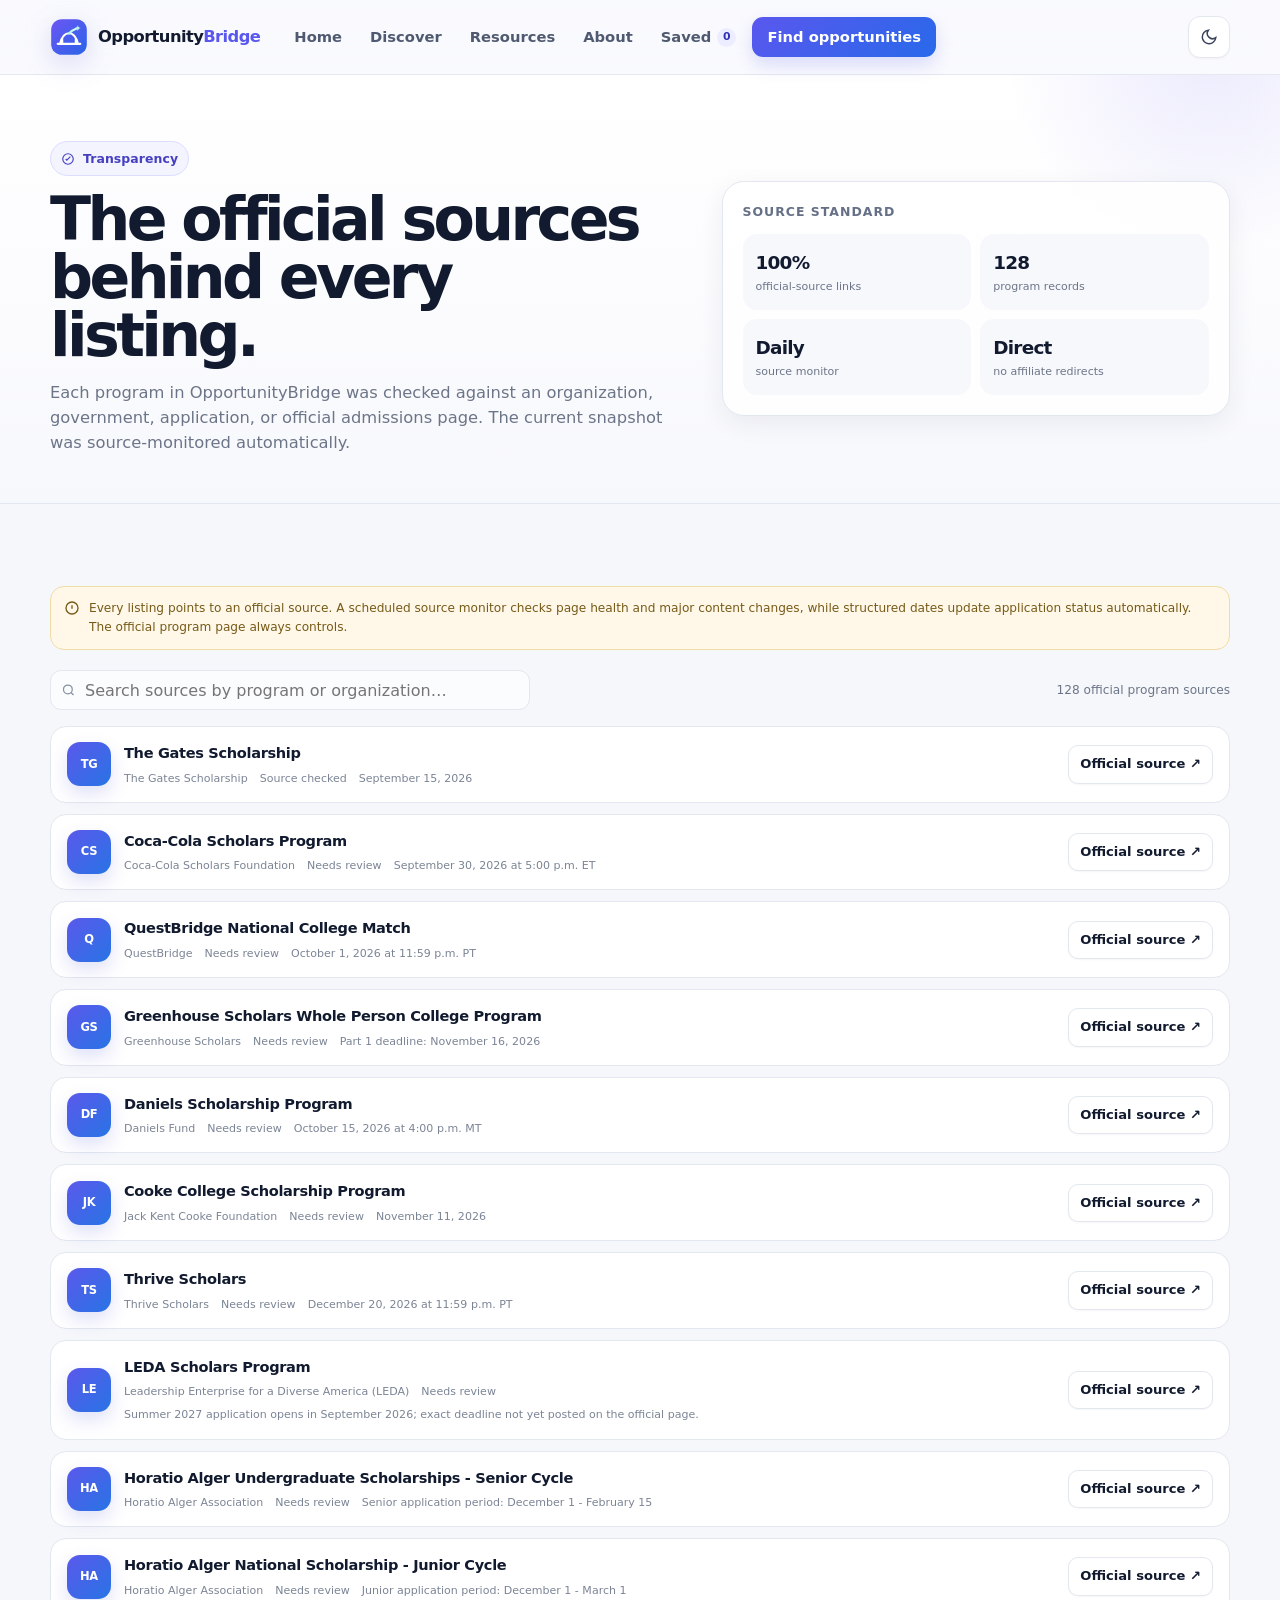
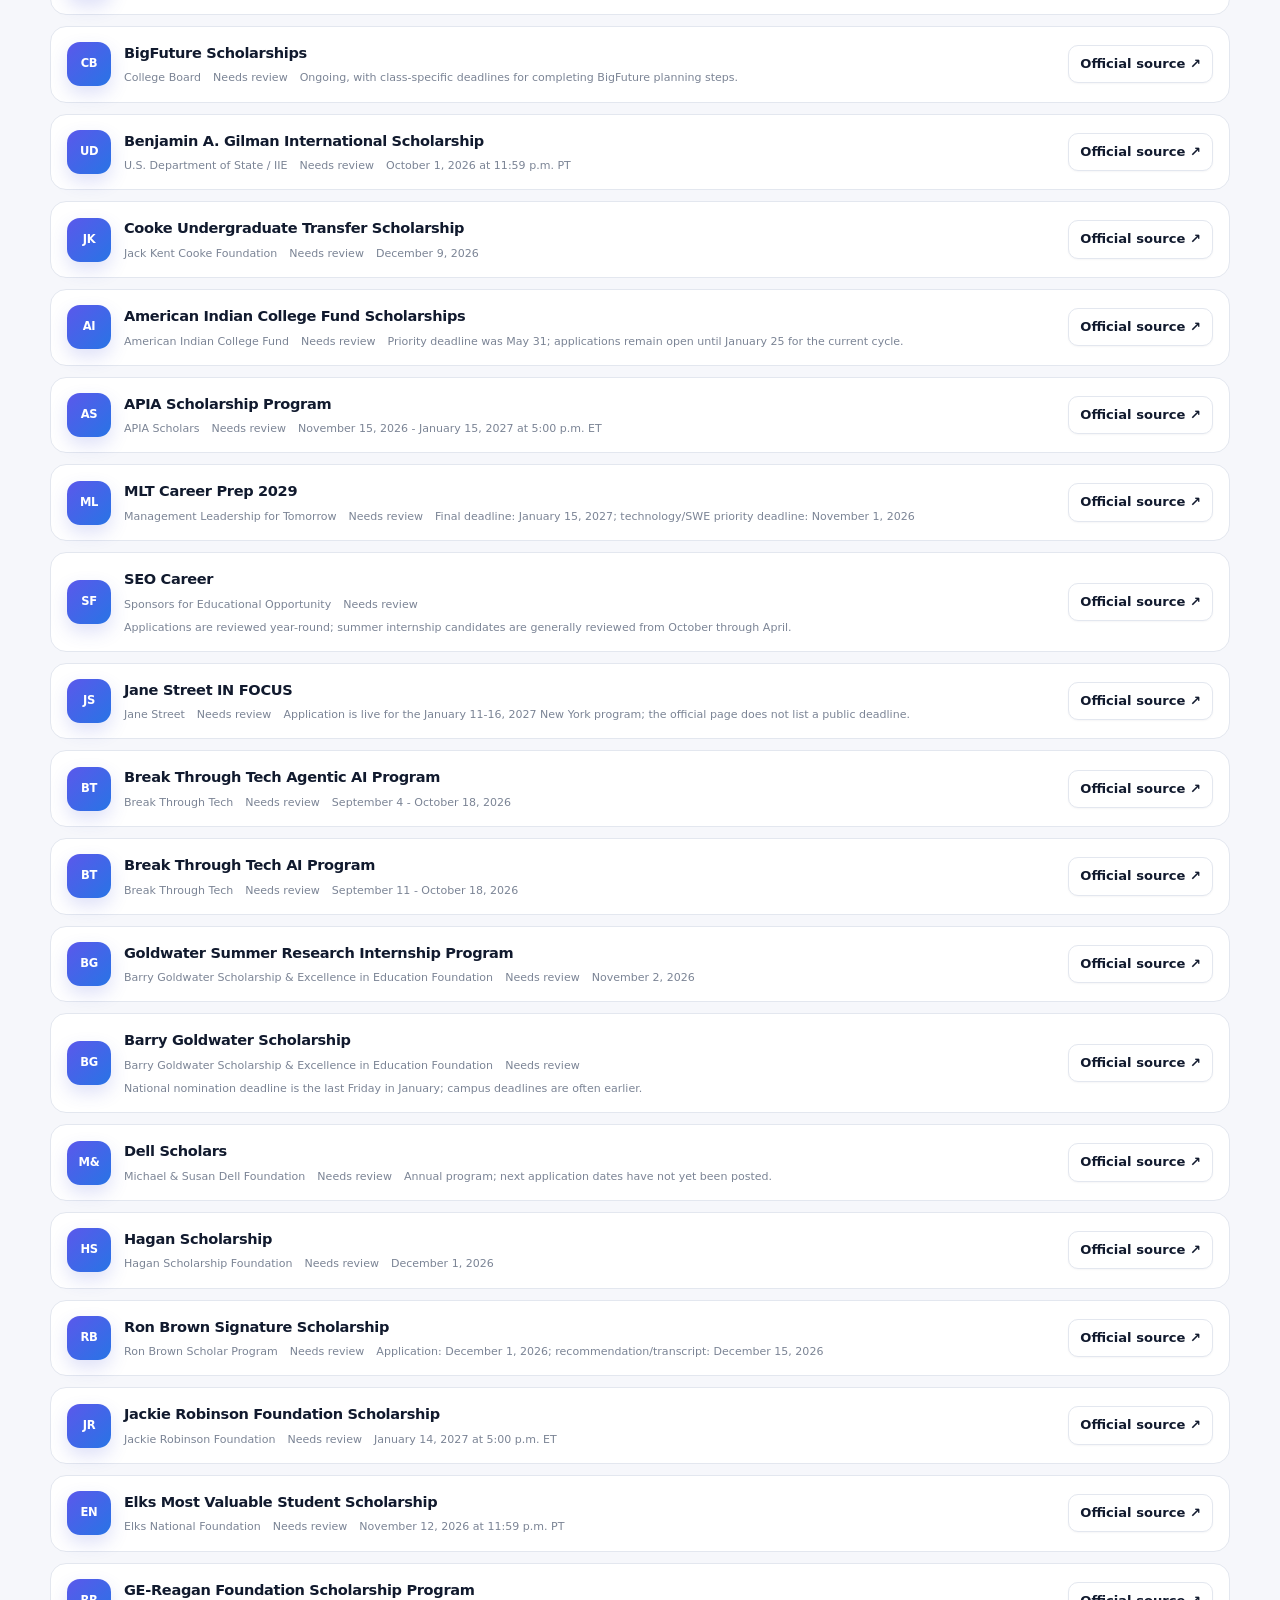
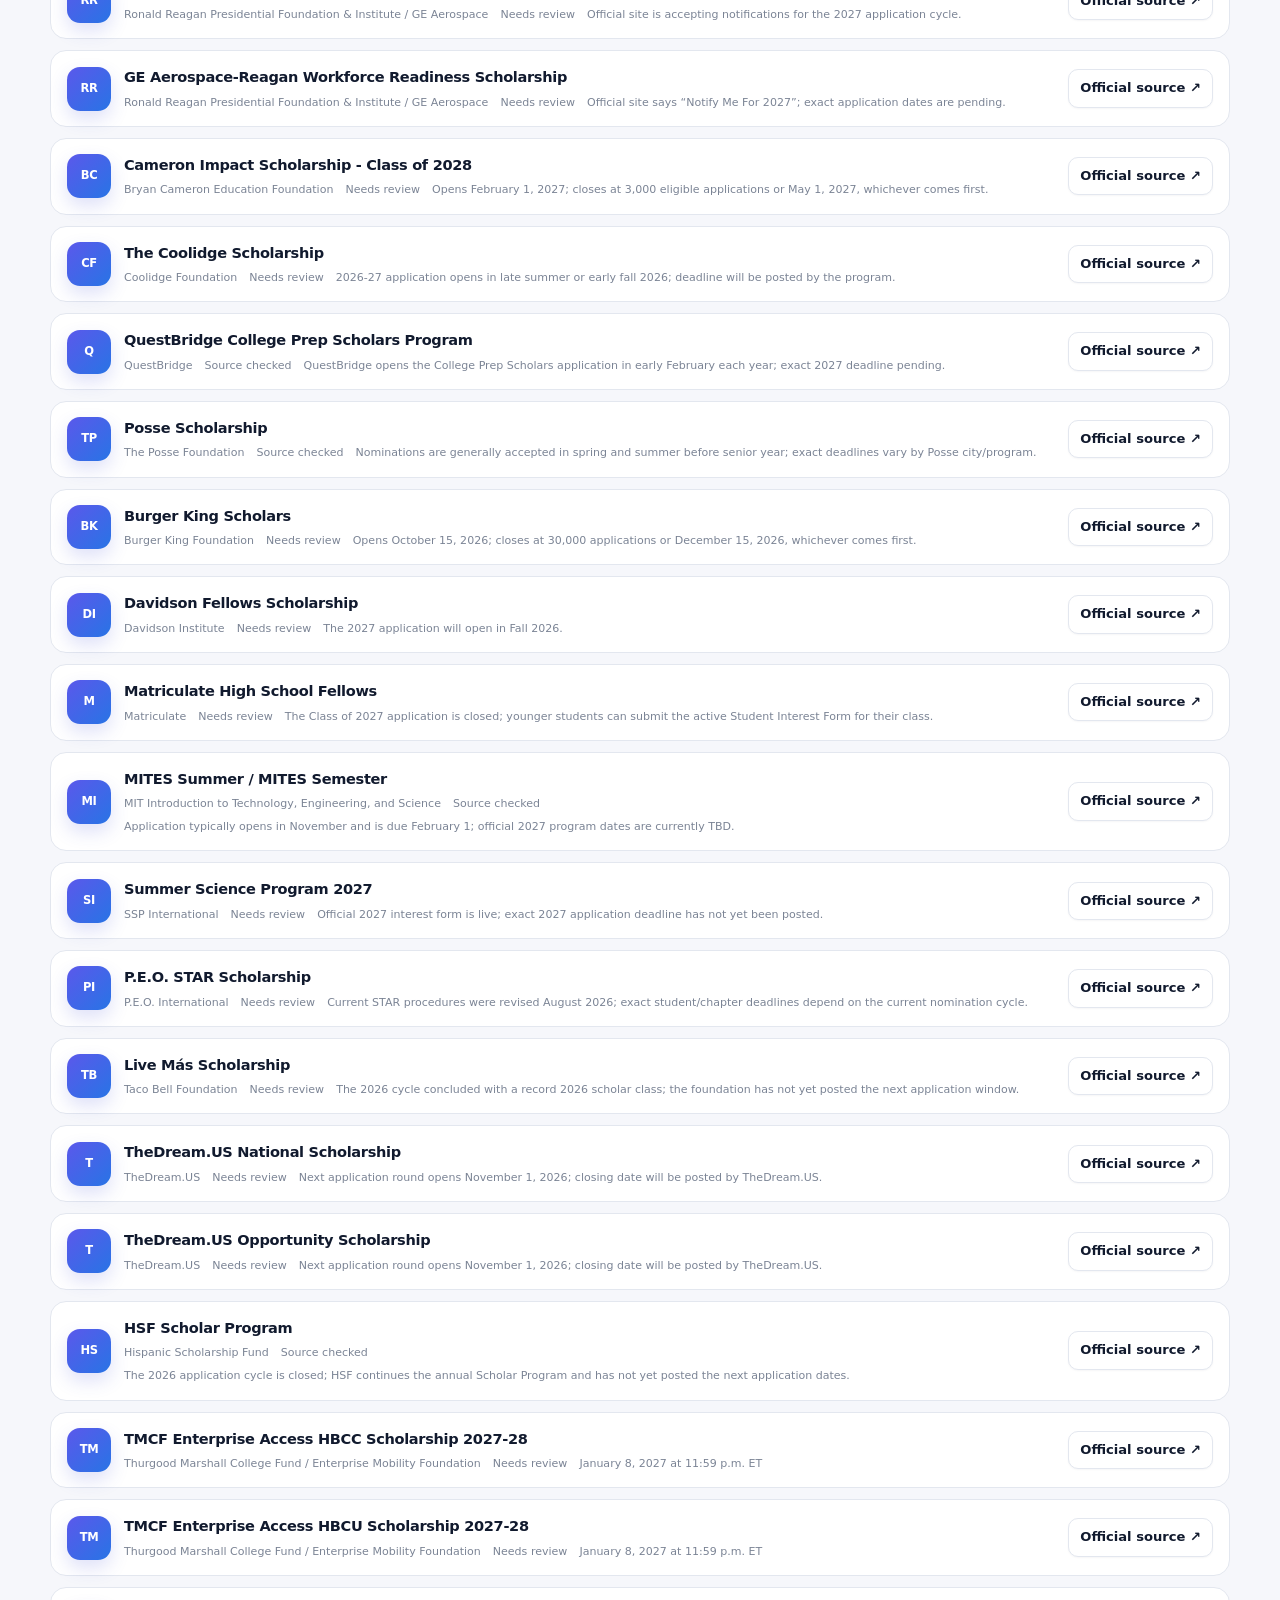
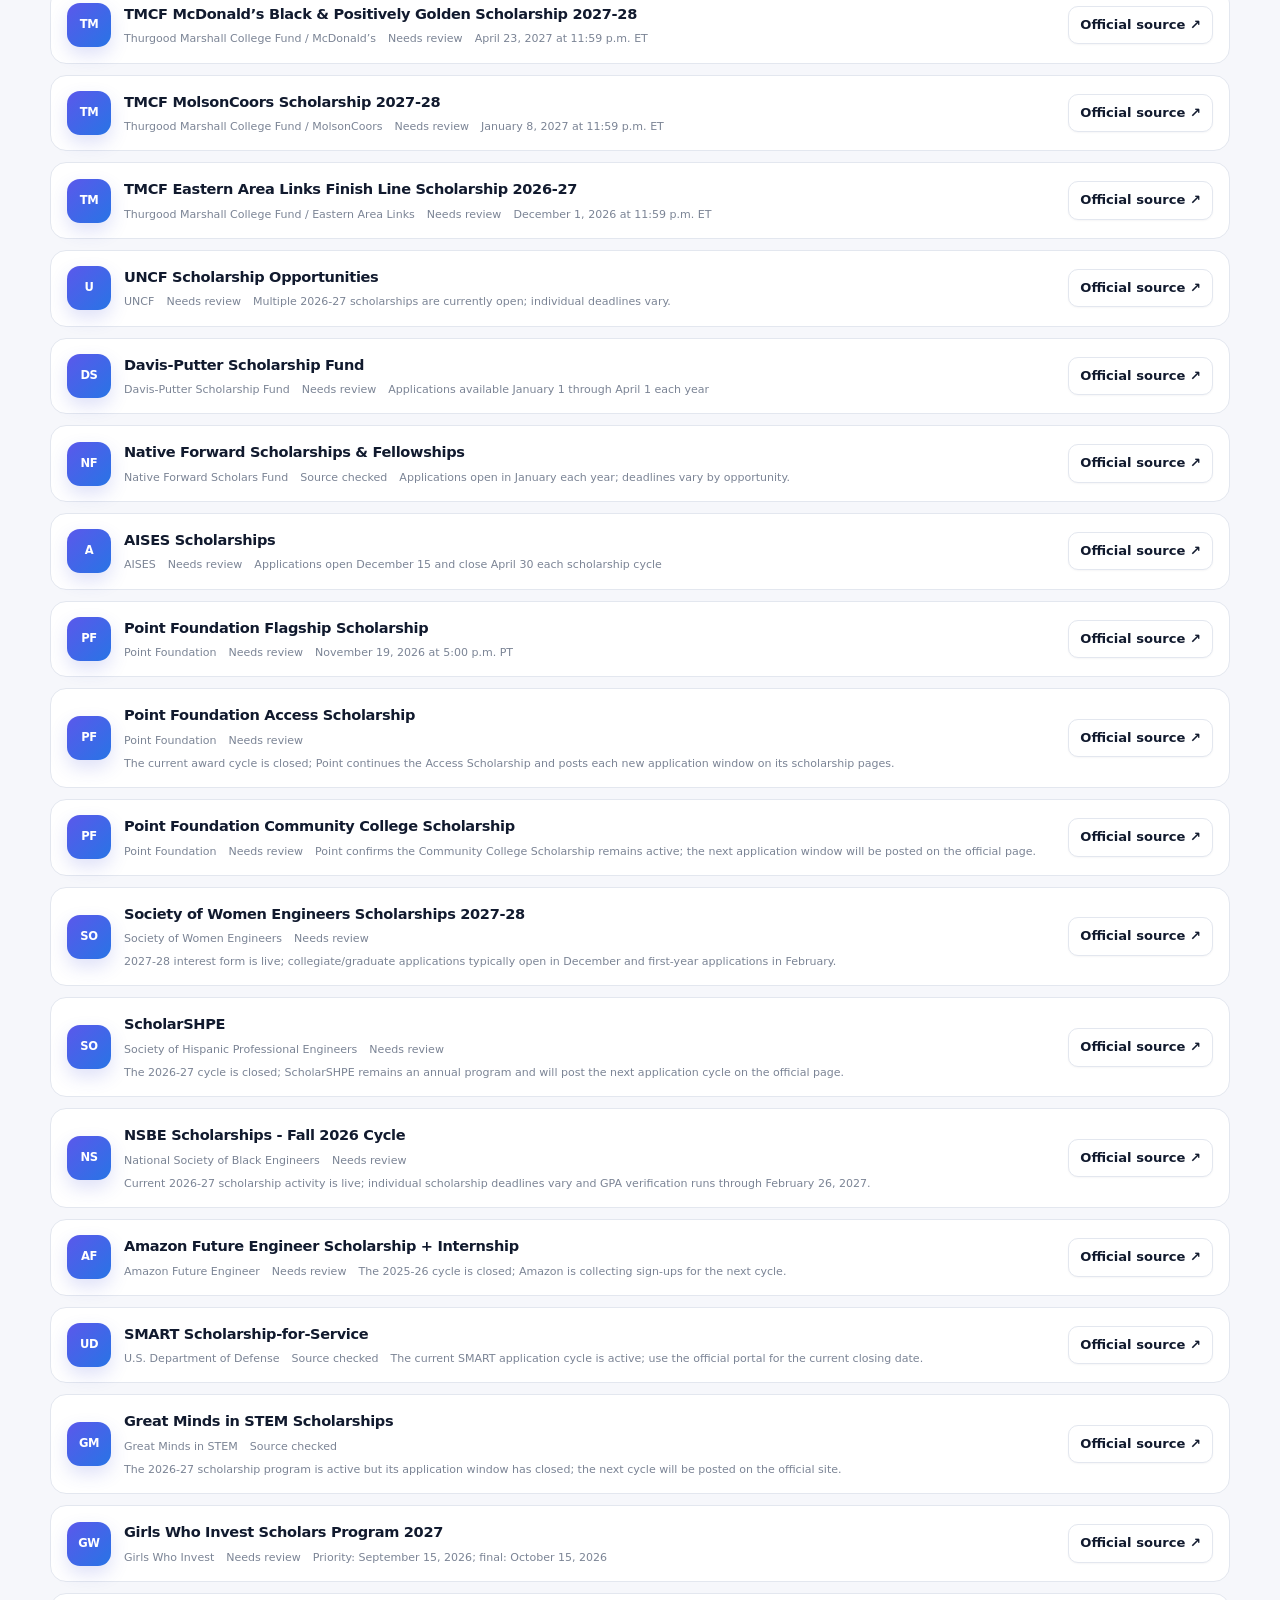
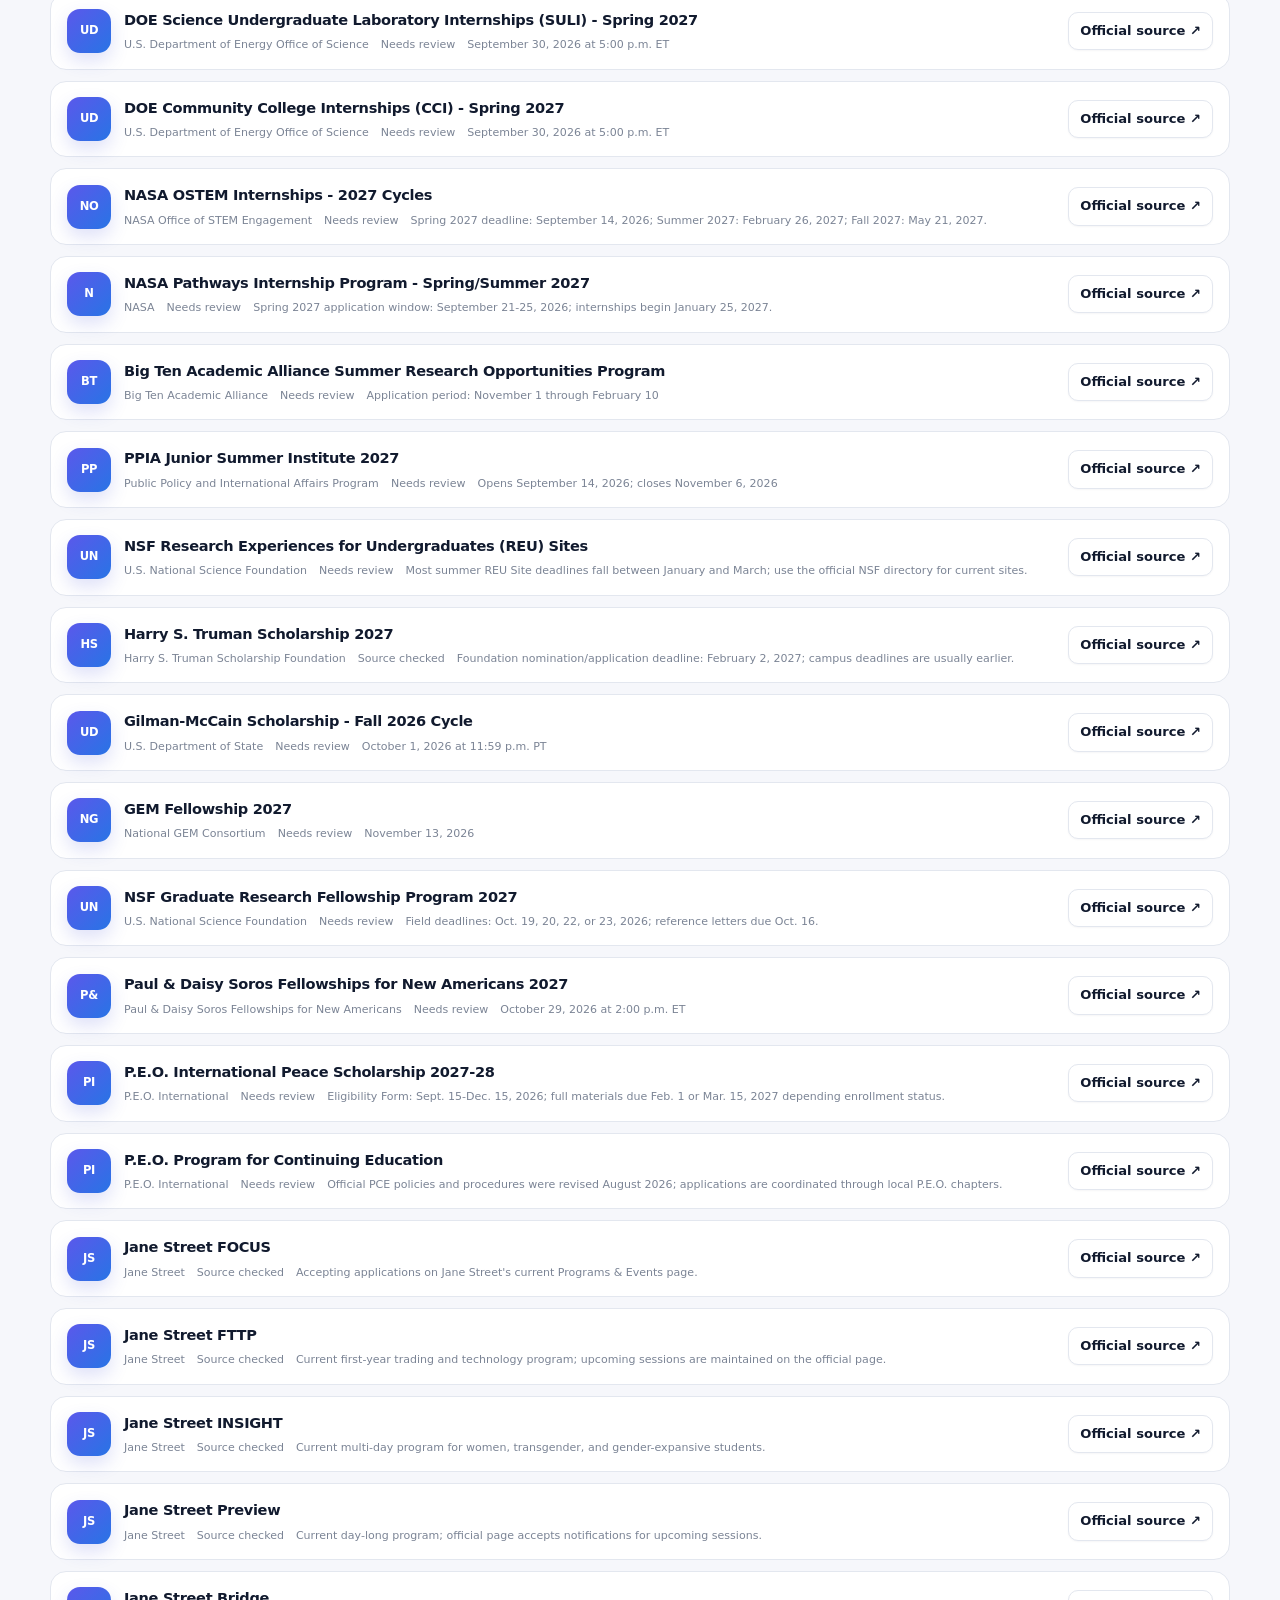
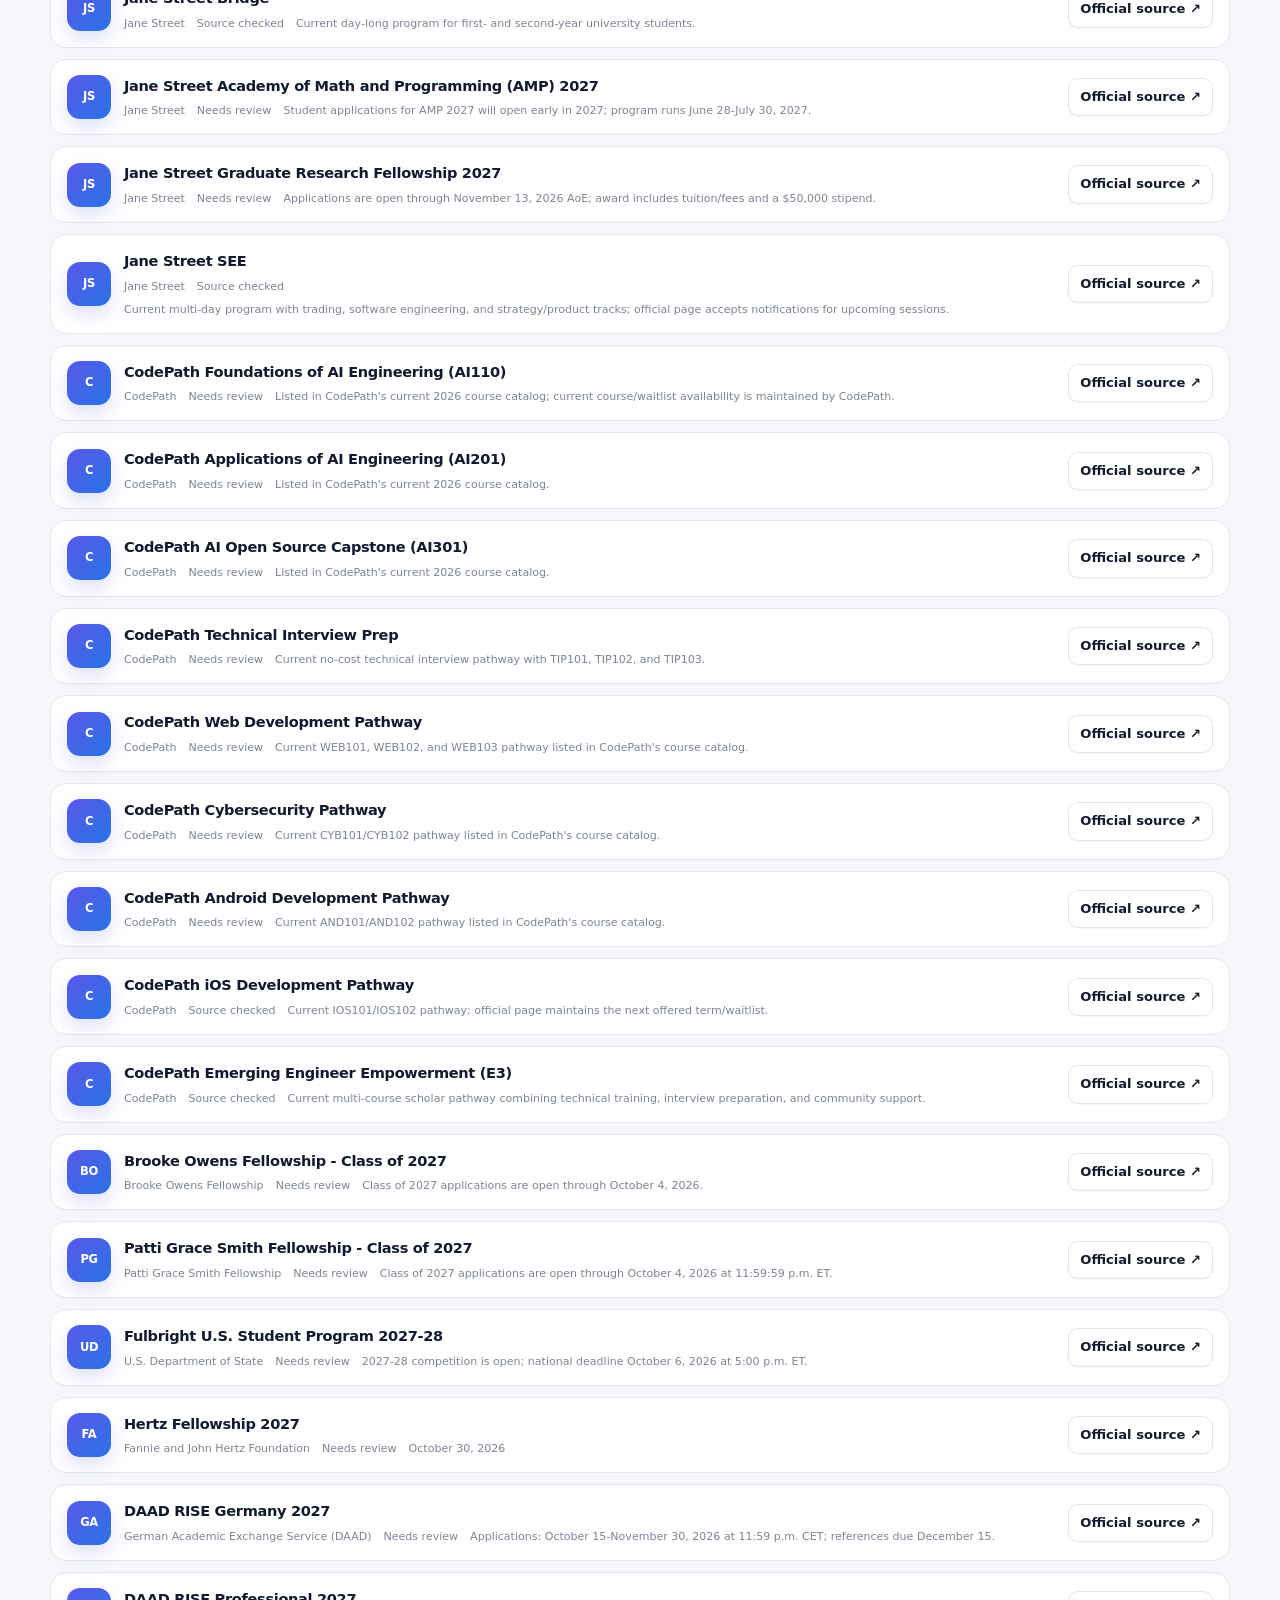
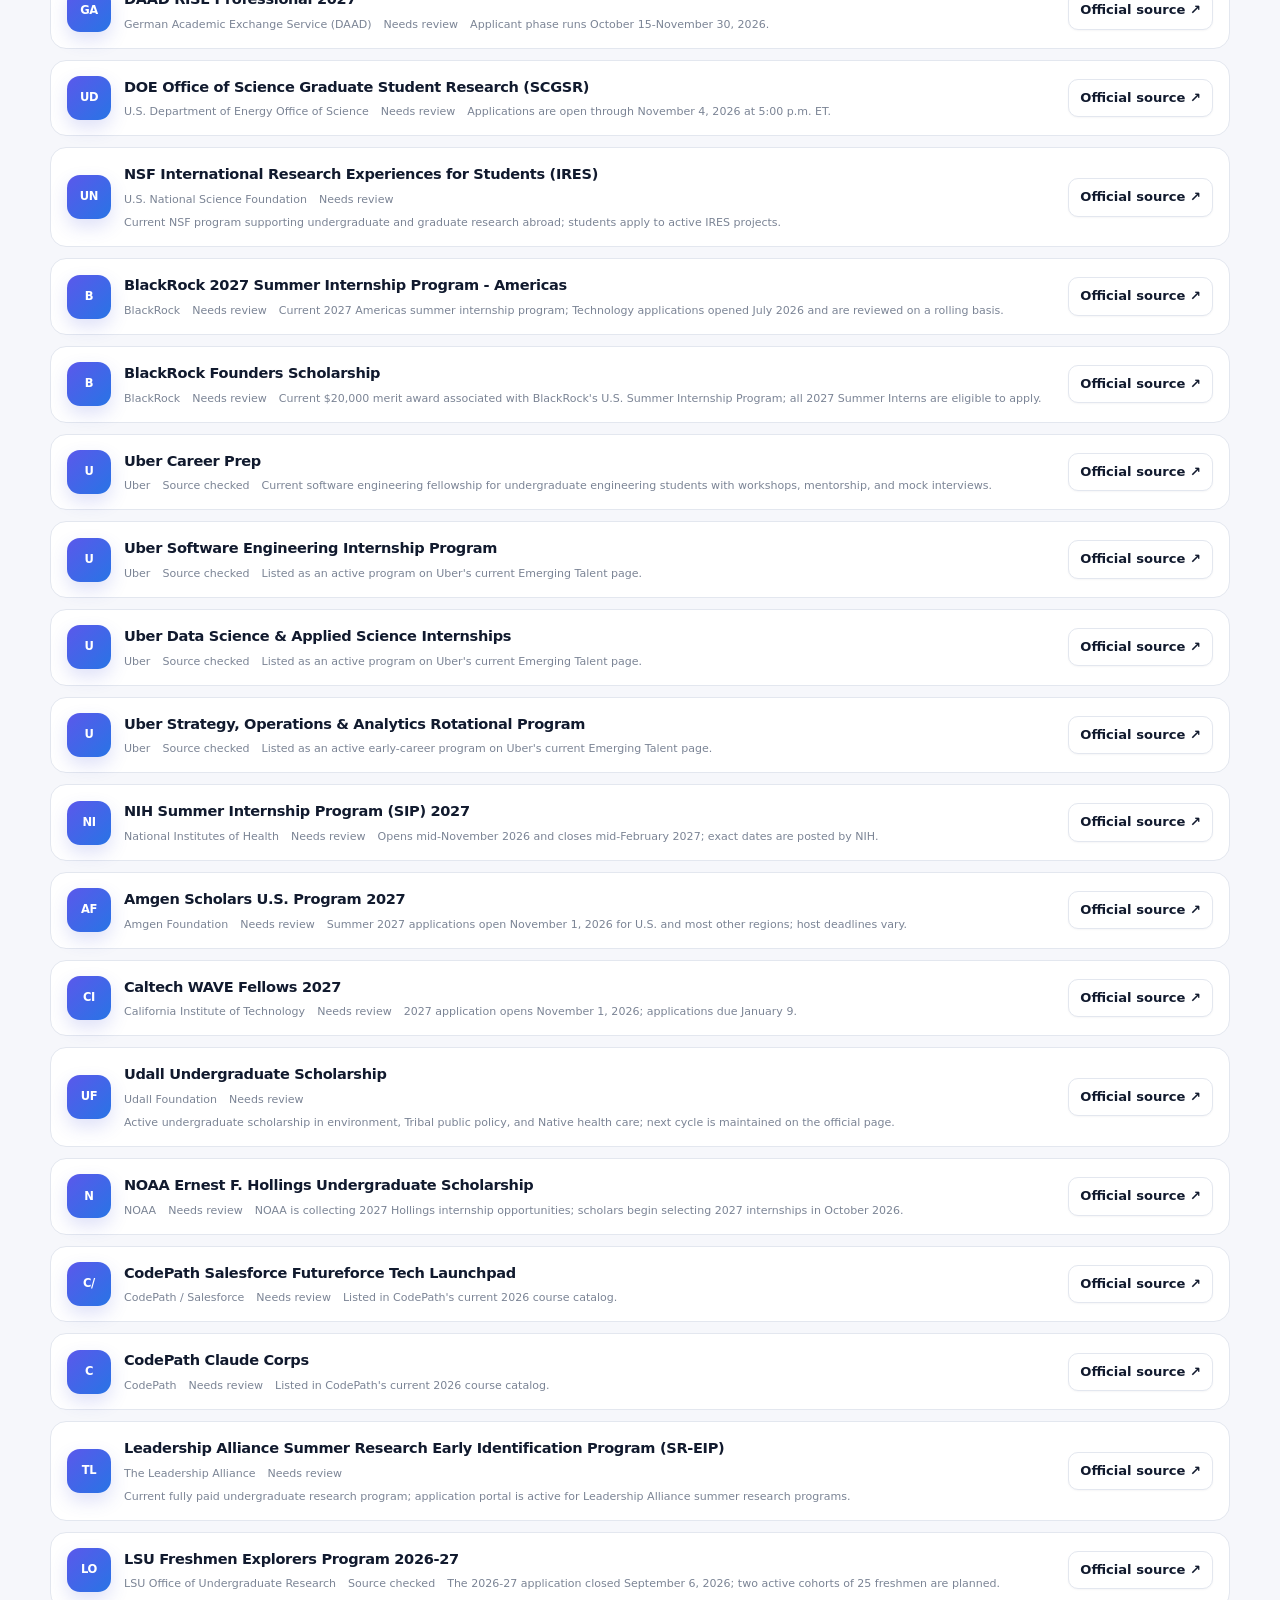
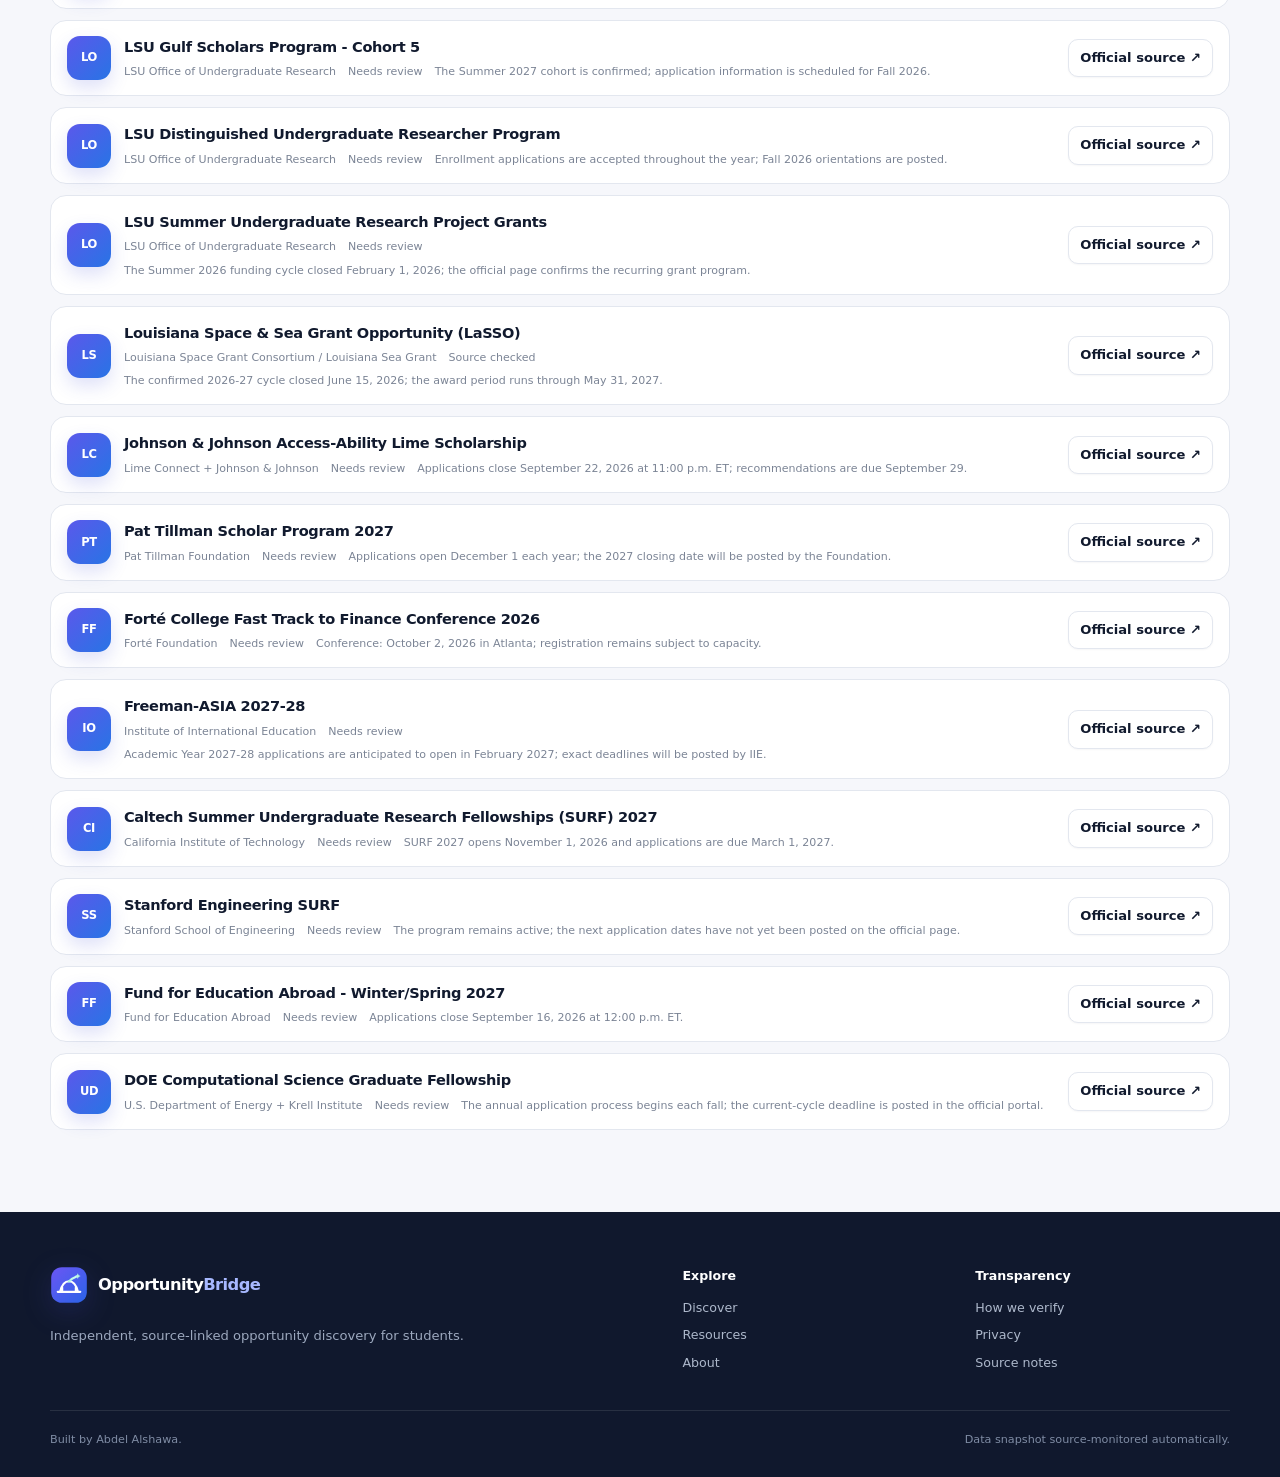
<file: sources.html>
<!doctype html>
<html lang="en">
<head><meta charset="utf-8"><meta name="viewport" content="width=device-width, initial-scale=1"><meta name="description" content="Official sources used to verify OpportunityBridge opportunity listings."><meta name="theme-color" content="#5a57ee"><script src="theme.js"></script>
  <title>Source Notes | OpportunityBridge</title><link rel="icon" href="favicon.svg" type="image/svg+xml"><link rel="stylesheet" href="styles.css"></head>
<body>
<a class="skip-link" href="#main">Skip to content</a>
<header class="site-header"><div class="container nav"><a class="brand" href="index.html"><span class="brand-mark"><img src="logo-mark.svg" alt=""></span><span class="brand-name">Opportunity<span>Bridge</span></span></a><button class="mobile-menu" aria-label="Open navigation" aria-expanded="false"><svg viewBox="0 0 24 24" fill="none" stroke="currentColor" stroke-width="2"><path d="M4 7h16M4 12h16M4 17h16"/></svg></button><nav class="nav-links"><a href="index.html">Home</a><a href="discover.html">Discover</a><a href="resources.html">Resources</a><a href="about.html">About</a><a class="saved-nav" href="discover.html?saved=1">Saved <span class="saved-count" data-saved-count>0</span></a><a class="nav-cta" href="discover.html">Find opportunities</a></nav></div></header>
<main id="main"><section class="page-hero"><div class="container page-hero-grid"><div><div class="eyebrow"><svg viewBox="0 0 24 24" fill="none" stroke="currentColor" stroke-width="2"><path d="m8 12 2 2 6-6"/><circle cx="12" cy="12" r="9"/></svg> Transparency</div><h1>The official sources behind every listing.</h1><p>Each program in OpportunityBridge was checked against an organization, government, application, or official admissions page. The current snapshot was source-monitored automatically.</p></div><div class="hero-side-panel"><div class="side-panel-title">Source standard</div><div class="side-metric-grid"><div class="side-metric"><strong>100%</strong><span>official-source links</span></div><div class="side-metric"><strong id="source-total">—</strong><span>program records</span></div><div class="side-metric"><strong>Daily</strong><span>source monitor</span></div><div class="side-metric"><strong>Direct</strong><span>no affiliate redirects</span></div></div></div></div></section>
<section class="section"><div class="container"><div class="disclaimer"><svg viewBox="0 0 24 24" fill="none" stroke="currentColor" stroke-width="2"><circle cx="12" cy="12" r="9"/><path d="M12 8v5M12 17h.01"/></svg><span>Every listing points to an official source. A scheduled source monitor checks page health and major content changes, while structured dates update application status automatically. The official program page always controls.</span></div><div style="height:20px"></div><div class="source-controls"><div class="search-wrap"><svg viewBox="0 0 24 24" fill="none" stroke="currentColor" stroke-width="2"><circle cx="11" cy="11" r="7"/><path d="m20 20-4-4"/></svg><input class="search-control" id="source-search" type="text" placeholder="Search sources by program or organization…" aria-label="Search sources"></div><div class="source-summary" id="source-summary">Showing all verified sources</div></div><div class="resource-list" id="source-links"></div></div></section></main>
<footer class="site-footer"><div class="container"><div class="footer-grid"><div><a class="brand" href="index.html"><span class="brand-mark"><img src="logo-mark.svg" alt=""></span><span class="brand-name">Opportunity<span>Bridge</span></span></a><p>Independent, source-linked opportunity discovery for students.</p></div><div class="footer-links"><strong>Explore</strong><a href="discover.html">Discover</a><a href="resources.html">Resources</a><a href="about.html">About</a></div><div class="footer-links"><strong>Transparency</strong><a href="about.html#verification">How we verify</a><a href="about.html#privacy">Privacy</a><a href="sources.html">Source notes</a></div></div><div class="footer-bottom"><span>Built by Abdel Alshawa.</span><span>Data snapshot source-monitored automatically.</span></div></div></footer>
<div class="toast" id="toast" role="status" aria-live="polite"><div class="toast-icon"><svg viewBox="0 0 24 24" fill="none" stroke="currentColor" stroke-width="2"><path d="m5 13 4 4L19 7"/></svg></div><div><strong id="toast-title">Saved</strong><span id="toast-copy">Opportunity added to your list.</span></div></div>
<script src="data.js"></script><script src="verification.js"></script><script src="app.js"></script></body></html>
</file>
<file: styles.css>
:root {
  --bg: #f6f7fb;
  --bg-deep: #eef1f8;
  --surface: #ffffff;
  --surface-2: #fbfcff;
  --ink: #111a2e;
  --ink-soft: #39445b;
  --muted: #6c7588;
  --line: #e3e7ef;
  --line-strong: #d5dbe7;
  --brand: #5a57ee;
  --brand-2: #2869ea;
  --brand-dark: #3431b7;
  --brand-soft: #eeefff;
  --mint: #19a985;
  --mint-soft: #e6f8f2;
  --amber: #a96708;
  --amber-soft: #fff4dd;
  --rose: #c2415d;
  --rose-soft: #fff0f3;
  --blue-soft: #eaf2ff;
  --violet: #7a49cf;
  --violet-soft: #f3edff;
  --shadow-xs: 0 1px 2px rgba(17, 24, 39, .04);
  --shadow-sm: 0 8px 24px rgba(31, 42, 68, .07);
  --shadow-md: 0 18px 48px rgba(31, 42, 68, .11);
  --shadow-lg: 0 30px 80px rgba(31, 42, 68, .16);
  --radius-sm: 12px;
  --radius: 18px;
  --radius-lg: 26px;
  --radius-xl: 34px;
  --container: 1180px;
}

* { box-sizing: border-box; }
html { scroll-behavior: smooth; }
body {
  margin: 0;
  min-height: 100vh;
  background: var(--bg);
  color: var(--ink);
  font-family: Inter, ui-sans-serif, system-ui, -apple-system, BlinkMacSystemFont, "Segoe UI", sans-serif;
  line-height: 1.55;
  -webkit-font-smoothing: antialiased;
}
body::selection { background: #dcdcff; color: #1f1c74; }
a { color: inherit; }
button, input, select { font: inherit; }
button { cursor: pointer; }
img, svg { display: block; max-width: 100%; }
.container { width: min(var(--container), calc(100% - 40px)); margin: 0 auto; }
.muted { color: var(--muted); }

.skip-link { position: fixed; left: 14px; top: -80px; z-index: 9999; background: var(--ink); color: #fff; padding: 10px 14px; border-radius: 10px; text-decoration: none; }
.skip-link:focus { top: 14px; }

/* Header / brand */
.site-header {
  position: sticky;
  top: 0;
  z-index: 60;
  border-bottom: 1px solid rgba(224, 228, 238, .82);
  background: rgba(250, 251, 254, .82);
  backdrop-filter: blur(18px) saturate(160%);
}
.nav { min-height: 74px; display: flex; align-items: center; justify-content: space-between; gap: 22px; }
.brand { display: inline-flex; align-items: center; gap: 10px; text-decoration: none; white-space: nowrap; }
.brand-mark { width: 38px; height: 38px; flex: 0 0 auto; filter: drop-shadow(0 8px 14px rgba(75, 77, 214, .2)); }
.brand-mark img { width: 100%; height: 100%; }
.brand-name { font-weight: 850; letter-spacing: -.035em; font-size: 1.02rem; }
.brand-name span { color: var(--brand); }
.nav-links { display: flex; align-items: center; gap: 4px; }
.nav-links > a { color: #4f5a70; text-decoration: none; padding: 9px 12px; border-radius: 11px; font-size: .92rem; font-weight: 680; transition: .16s ease; }
.nav-links > a:hover, .nav-links > a.active { color: var(--ink); background: rgba(255, 255, 255, .9); box-shadow: var(--shadow-xs); }
.nav-cta { color: #fff !important; background: linear-gradient(135deg, var(--brand), var(--brand-2)) !important; box-shadow: 0 8px 18px rgba(68, 78, 226, .18) !important; padding-inline: 15px !important; }
.nav-cta:hover { transform: translateY(-1px); }
.saved-nav { display: inline-flex; align-items: center; gap: 6px; }
.saved-count { min-width: 19px; height: 19px; border-radius: 999px; display: inline-grid; place-items: center; font-size: .68rem; font-weight: 850; background: #eceeff; color: var(--brand-dark); padding: 0 5px; }
.mobile-menu { display: none; border: 1px solid var(--line); color: var(--ink); background: #fff; border-radius: 12px; width: 42px; height: 42px; place-items: center; }
.mobile-menu svg { width: 19px; }

/* Shared typography / controls */
h1, h2, h3, p { text-wrap: pretty; }
h1 { margin: 0; font-size: clamp(3rem, 5.8vw, 5.8rem); line-height: .96; letter-spacing: -.06em; }
h2 { margin: 0; font-size: clamp(2rem, 3.3vw, 3.35rem); line-height: 1.02; letter-spacing: -.045em; }
h3 { letter-spacing: -.022em; }
.eyebrow { display: inline-flex; align-items: center; gap: 8px; padding: 7px 10px; border: 1px solid #dcddff; background: rgba(243, 243, 255, .9); color: #4640c0; border-radius: 999px; font-size: .78rem; font-weight: 800; letter-spacing: .005em; }
.eyebrow svg { width: 14px; height: 14px; }
.eyebrow-dot { width: 7px; height: 7px; border-radius: 50%; background: var(--brand); box-shadow: 0 0 0 4px #dedfff; }
.kicker { font-size: .78rem; font-weight: 850; text-transform: uppercase; letter-spacing: .11em; color: var(--brand); }
.btn { min-height: 44px; border-radius: 13px; padding: 11px 16px; border: 1px solid transparent; display: inline-flex; align-items: center; justify-content: center; gap: 8px; text-decoration: none; font-weight: 780; font-size: .91rem; transition: transform .18s ease, box-shadow .18s ease, background .18s ease, border-color .18s ease; }
.btn svg { width: 17px; height: 17px; }
.btn-primary { background: linear-gradient(135deg, var(--brand), var(--brand-2)); color: #fff; box-shadow: 0 10px 24px rgba(66, 76, 220, .22); }
.btn-primary:hover { transform: translateY(-2px); box-shadow: 0 14px 28px rgba(66, 76, 220, .26); }
.btn-secondary { background: #fff; color: var(--ink); border-color: var(--line); box-shadow: var(--shadow-xs); }
.btn-secondary:hover { transform: translateY(-1px); border-color: #cdd3df; box-shadow: var(--shadow-sm); }
.btn-ghost { background: transparent; color: #4d5870; border-color: transparent; }
.btn-sm { min-height: 38px; padding: 8px 11px; border-radius: 10px; font-size: .82rem; }

/* Home hero */
.hero {
  position: relative;
  overflow: hidden;
  padding: 82px 0 78px;
  background:
    radial-gradient(circle at 84% 12%, rgba(96, 92, 244, .16), transparent 28%),
    radial-gradient(circle at 12% 88%, rgba(27, 178, 142, .09), transparent 25%),
    linear-gradient(180deg, #fcfcff 0%, #f5f7fc 100%);
}
.hero::before { content: ""; position: absolute; inset: 0; pointer-events: none; opacity: .45; background-image: radial-gradient(#dfe2eb 1px, transparent 1px); background-size: 24px 24px; mask-image: linear-gradient(to bottom, rgba(0,0,0,.55), transparent 78%); }
.hero-orb { position: absolute; border-radius: 999px; filter: blur(1px); pointer-events: none; }
.hero-orb.one { width: 180px; height: 180px; right: 4%; top: 8%; background: rgba(77, 90, 239, .07); border: 1px solid rgba(77,90,239,.11); }
.hero-orb.two { width: 84px; height: 84px; right: 38%; bottom: 8%; background: rgba(26, 169, 133, .09); }
.hero-grid { position: relative; z-index: 2; display: grid; grid-template-columns: 1.03fr .97fr; align-items: center; gap: 66px; }
.hero-copy-wrap { max-width: 700px; }
.hero h1 { margin-top: 20px; }
.hero h1 .gradient-text { background: linear-gradient(110deg, #5149e7 0%, #2871e6 58%, #1aa784 100%); -webkit-background-clip: text; background-clip: text; color: transparent; }
.hero-copy { margin: 24px 0 0; color: #4e5970; font-size: 1.13rem; line-height: 1.7; max-width: 650px; }
.hero-actions { margin-top: 28px; display: flex; flex-wrap: wrap; gap: 11px; }
.trust-line { margin-top: 20px; display: flex; flex-wrap: wrap; gap: 16px; color: #657088; font-size: .82rem; font-weight: 650; }
.trust-item { display: inline-flex; align-items: center; gap: 6px; }
.trust-item svg { width: 15px; color: var(--mint); }

.quick-match { margin-top: 28px; padding: 12px; border: 1px solid rgba(215, 220, 233, .9); border-radius: 18px; background: rgba(255,255,255,.82); box-shadow: 0 12px 34px rgba(31,42,68,.07); display: grid; grid-template-columns: 1fr 1fr auto; gap: 9px; max-width: 660px; }
.quick-field { position: relative; min-width: 0; }
.quick-field label { display: block; margin: 0 0 4px 3px; color: #707b90; font-size: .67rem; font-weight: 800; text-transform: uppercase; letter-spacing: .06em; }
.quick-field select { width: 100%; height: 44px; border: 0; outline: 0; background: #f7f8fc; color: var(--ink); border-radius: 11px; padding: 0 34px 0 11px; font-weight: 650; }
.quick-match .btn { align-self: end; min-height: 44px; }

.hero-product { position: relative; min-height: 500px; }
.product-window { position: absolute; inset: 16px 0 16px 20px; border: 1px solid rgba(213, 218, 232, .95); border-radius: 28px; background: rgba(255,255,255,.94); box-shadow: var(--shadow-lg); overflow: hidden; transform: rotate(.7deg); }
.product-bar { height: 54px; border-bottom: 1px solid var(--line); display: flex; align-items: center; justify-content: space-between; padding: 0 18px; background: #fcfcfe; }
.window-dots { display: flex; gap: 6px; }
.window-dots i { width: 8px; height: 8px; border-radius: 50%; background: #d7dce7; }
.product-brand { display: flex; align-items: center; gap: 7px; font-size: .75rem; font-weight: 850; }
.product-brand img { width: 23px; height: 23px; }
.product-body { display: grid; grid-template-columns: 135px 1fr; min-height: 430px; }
.product-sidebar { padding: 18px 14px; background: #f8f9fd; border-right: 1px solid var(--line); }
.mock-profile { display: flex; align-items: center; gap: 8px; margin-bottom: 18px; }
.mock-avatar { width: 34px; height: 34px; border-radius: 11px; display: grid; place-items: center; background: linear-gradient(135deg, #dfe3ff, #d8f7ef); color: #413db2; font-weight: 900; font-size: .75rem; }
.mock-profile strong { display: block; font-size: .74rem; }
.mock-profile span { display: block; color: var(--muted); font-size: .62rem; }
.mock-nav { display: grid; gap: 7px; }
.mock-nav span { border-radius: 9px; padding: 8px 9px; color: #748098; font-size: .67rem; font-weight: 700; }
.mock-nav span.active { background: #e9ebff; color: #4c47ca; }
.mock-main { padding: 18px; background: linear-gradient(180deg, #fff, #fbfcff); }
.mock-main-head { display: flex; justify-content: space-between; gap: 8px; align-items: center; margin-bottom: 14px; }
.mock-main-head strong { font-size: .83rem; }
.mock-chip { border-radius: 999px; padding: 5px 8px; background: var(--mint-soft); color: #14795f; font-size: .6rem; font-weight: 850; }
.mock-search { height: 35px; border: 1px solid var(--line); background: #fff; border-radius: 10px; display: flex; align-items: center; gap: 7px; color: #9aa2b1; padding: 0 10px; font-size: .66rem; margin-bottom: 12px; }
.mock-search svg { width: 13px; }
.mock-card { padding: 12px; border: 1px solid var(--line); border-radius: 14px; background: #fff; margin-bottom: 9px; box-shadow: 0 5px 15px rgba(31,42,68,.035); }
.mock-card-top { display: flex; align-items: center; gap: 9px; }
.mock-logo { width: 32px; height: 32px; border-radius: 10px; display: grid; place-items: center; font-size: .63rem; font-weight: 900; color: #fff; background: linear-gradient(135deg, #4d5de7, #2784e4); }
.mock-card:nth-of-type(3) .mock-logo { background: linear-gradient(135deg, #8a50d6, #594fe5); }
.mock-card:nth-of-type(4) .mock-logo { background: linear-gradient(135deg, #1a9c7a, #31b9a1); }
.mock-card-copy { min-width: 0; flex: 1; }
.mock-card-copy strong { display: block; font-size: .71rem; white-space: nowrap; overflow: hidden; text-overflow: ellipsis; }
.mock-card-copy span { display: block; margin-top: 2px; color: var(--muted); font-size: .58rem; }
.mock-score { width: 42px; height: 42px; border-radius: 50%; display: grid; place-items: center; font-size: .62rem; font-weight: 900; color: #403bb7; background: conic-gradient(var(--brand) 0 92%, #eceefa 92% 100%); position: relative; }
.mock-score::after { content: ""; position: absolute; inset: 4px; background: #fff; border-radius: 50%; }
.mock-score span { position: relative; z-index: 1; }
.mock-meta { display: flex; justify-content: space-between; gap: 8px; margin-top: 10px; color: #7a8497; font-size: .57rem; }
.mock-meta b { color: #3d4960; }
.floating-card { position: absolute; z-index: 4; border: 1px solid rgba(218,222,233,.92); border-radius: 16px; background: rgba(255,255,255,.96); box-shadow: var(--shadow-md); padding: 12px 14px; backdrop-filter: blur(12px); }
.floating-card.top { right: -24px; top: 5px; }
.floating-card.bottom { left: -12px; bottom: 10px; }
.floating-card .float-icon { width: 31px; height: 31px; border-radius: 10px; display: grid; place-items: center; margin-bottom: 7px; background: var(--mint-soft); color: var(--mint); }
.floating-card .float-icon svg { width: 16px; }
.floating-card strong { display: block; font-size: .72rem; }
.floating-card span { color: var(--muted); font-size: .62rem; }

.stats-strip { position: relative; z-index: 3; margin-top: 48px; display: grid; grid-template-columns: repeat(4, 1fr); border: 1px solid var(--line); border-radius: 20px; background: rgba(255,255,255,.82); overflow: hidden; box-shadow: var(--shadow-sm); }
.stat { padding: 18px 20px; border-right: 1px solid var(--line); }
.stat:last-child { border-right: 0; }
.stat strong { display: flex; align-items: center; gap: 7px; font-size: 1.35rem; letter-spacing: -.04em; }
.stat strong svg { width: 18px; color: var(--brand); }
.stat span { display: block; margin-top: 2px; color: var(--muted); font-size: .78rem; }

.logo-strip { padding: 24px 0; border-top: 1px solid var(--line); border-bottom: 1px solid var(--line); background: #fff; }
.logo-strip-inner { display: flex; align-items: center; gap: 28px; }
.logo-strip-label { flex: 0 0 auto; color: #8a93a5; font-size: .72rem; font-weight: 800; text-transform: uppercase; letter-spacing: .1em; }
.logo-cloud { display: flex; flex-wrap: wrap; align-items: center; justify-content: space-around; width: 100%; gap: 18px 28px; color: #5f687b; }
.logo-cloud span { font-size: .92rem; font-weight: 820; letter-spacing: -.02em; opacity: .8; }

/* Sections / bento */
.section { padding: 82px 0; }
.section.white { background: #fff; }
.section.tint { background: linear-gradient(180deg, #f3f5fb 0%, #f8f9fc 100%); }
.section-head { display: flex; align-items: end; justify-content: space-between; gap: 34px; margin-bottom: 34px; }
.section-head .section-copy { max-width: 690px; }
.section-head h2 { margin-top: 10px; }
.section-head p { max-width: 600px; margin: 12px 0 0; color: var(--muted); font-size: .98rem; }

.steps-grid { display: grid; grid-template-columns: repeat(3, 1fr); gap: 18px; }
.step-card { position: relative; min-height: 275px; padding: 25px; border: 1px solid var(--line); border-radius: 24px; overflow: hidden; background: #fff; box-shadow: var(--shadow-xs); }
.step-number { width: 35px; height: 35px; border-radius: 11px; display: grid; place-items: center; background: var(--brand-soft); color: var(--brand-dark); font-weight: 900; font-size: .78rem; }
.step-card h3 { margin: 19px 0 8px; font-size: 1.22rem; }
.step-card p { margin: 0; color: var(--muted); font-size: .91rem; max-width: 320px; }
.step-visual { position: absolute; left: 25px; right: 25px; bottom: 20px; height: 72px; border-radius: 15px; background: #f7f8fc; border: 1px solid #eceef4; padding: 10px; }
.visual-input { height: 17px; width: 74%; border-radius: 6px; background: #e7e9f0; margin-bottom: 7px; }
.visual-chips { display: flex; gap: 5px; }
.visual-chips i { display: block; width: 48px; height: 15px; border-radius: 999px; background: #dedfff; }
.visual-chips i:nth-child(2) { width: 65px; background: #dff4ee; }
.visual-list { display: grid; grid-template-columns: 1fr auto; align-items: center; gap: 8px; height: 100%; }
.visual-list div { display: grid; gap: 5px; }
.visual-list i { height: 7px; border-radius: 4px; background: #dfe3ec; }
.visual-list i:first-child { width: 85%; background: #bfc8ff; }
.visual-checks { display: grid; grid-template-columns: repeat(2, 1fr); gap: 7px; }
.visual-checks span { min-height: 21px; border-radius: 8px; background: #e9f8f3; color: #188168; display: flex; align-items: center; gap: 5px; padding: 0 7px; font-size: .56rem; font-weight: 800; }
.visual-checks span::before { content: "✓"; }

.goal-grid { display: grid; grid-template-columns: 1.18fr .82fr .82fr; grid-template-rows: 210px 210px; gap: 18px; }
.goal-card { position: relative; border-radius: 24px; overflow: hidden; padding: 24px; text-decoration: none; border: 1px solid var(--line); transition: transform .18s ease, box-shadow .18s ease; }
.goal-card:hover { transform: translateY(-3px); box-shadow: var(--shadow-md); }
.goal-card h3 { margin: 12px 0 6px; font-size: 1.24rem; }
.goal-card p { margin: 0; max-width: 370px; color: #626d82; font-size: .89rem; }
.goal-card .goal-icon { width: 42px; height: 42px; display: grid; place-items: center; border-radius: 13px; background: rgba(255,255,255,.75); box-shadow: var(--shadow-xs); }
.goal-card .goal-icon svg { width: 20px; }
.goal-card .mini-arrow { position: absolute; right: 20px; bottom: 18px; width: 36px; height: 36px; border-radius: 11px; display: grid; place-items: center; background: rgba(255,255,255,.82); }
.goal-card .mini-arrow svg { width: 17px; }
.goal-card.large { grid-row: span 2; padding: 30px; background: linear-gradient(150deg, #e6e7ff, #eef7ff 55%, #e4faf4); }
.goal-card.large h3 { font-size: 1.65rem; max-width: 330px; }
.goal-card.large p { font-size: .95rem; }
.goal-card.large::after { content: ""; position: absolute; width: 230px; height: 230px; border-radius: 50%; border: 32px solid rgba(84, 83, 235, .08); right: -56px; bottom: -78px; }
.goal-card.scholarship { background: linear-gradient(145deg, #fff1f4, #fff8f8); }
.goal-card.internship { background: linear-gradient(145deg, #edf4ff, #f7fbff); }
.goal-card.research { background: linear-gradient(145deg, #ecfaf5, #f7fffc); }
.goal-card.network { background: linear-gradient(145deg, #f7efff, #fcf9ff); }

.featured-grid { display: grid; grid-template-columns: repeat(3, minmax(0, 1fr)); gap: 18px; }
.opportunity-card { position: relative; display: flex; flex-direction: column; min-width: 0; gap: 14px; border: 1px solid var(--line); border-radius: 21px; padding: 19px; background: #fff; box-shadow: var(--shadow-xs); transition: transform .18s ease, box-shadow .18s ease, border-color .18s ease; }
.opportunity-card:hover { transform: translateY(-3px); border-color: #d2d7e5; box-shadow: var(--shadow-md); }
.card-top { display: flex; align-items: flex-start; gap: 12px; }
.org-avatar { width: 44px; height: 44px; border-radius: 13px; flex: 0 0 auto; display: grid; place-items: center; color: #fff; font-size: .72rem; font-weight: 900; letter-spacing: -.03em; background: linear-gradient(135deg, #5b58eb, #2874e5); box-shadow: 0 8px 18px rgba(67, 77, 213, .17); }
.org-avatar.tone-1 { background: linear-gradient(135deg, #1a9d7a, #35b697); }
.org-avatar.tone-2 { background: linear-gradient(135deg, #7950d4, #4f55db); }
.org-avatar.tone-3 { background: linear-gradient(135deg, #e05d66, #e2864f); }
.org-avatar.tone-4 { background: linear-gradient(135deg, #2759c8, #2690d9); }
.card-title-wrap { min-width: 0; flex: 1; }
.org { color: #80899a; font-size: .72rem; font-weight: 720; margin-bottom: 4px; white-space: nowrap; overflow: hidden; text-overflow: ellipsis; }
.opportunity-card h3 { margin: 0; font-size: 1.03rem; line-height: 1.27; }
.bookmark { width: 36px; height: 36px; border-radius: 11px; border: 1px solid var(--line); background: #fff; color: #7d8798; display: grid; place-items: center; flex: 0 0 auto; transition: .16s ease; }
.bookmark svg { width: 17px; }
.bookmark:hover, .bookmark.saved { color: var(--brand); border-color: #c9caff; background: var(--brand-soft); }
.card-status-row { display: flex; align-items: center; justify-content: space-between; gap: 10px; }
.card-tags { display: flex; flex-wrap: wrap; gap: 6px; min-width: 0; }
.pill, .tag, .match-badge { display: inline-flex; align-items: center; border-radius: 999px; font-size: .67rem; font-weight: 800; white-space: nowrap; }
.pill { padding: 5px 8px; }
.pill::before { content: ""; width: 5px; height: 5px; border-radius: 50%; margin-right: 5px; background: currentColor; }
.pill-open { color: #12765d; background: var(--mint-soft); }
.pill-upcoming { color: #916006; background: var(--amber-soft); }
.pill-rolling { color: #6d42ba; background: var(--violet-soft); }
.pill-closed { color: #757d8d; background: #f0f2f6; }
.tag { color: #616b7e; background: #f2f4f8; padding: 5px 8px; }
.match-badge { color: #443fc3; background: #eceeff; padding: 5px 8px; }
.match-ring { width: 49px; height: 49px; border-radius: 50%; flex: 0 0 auto; display: grid; place-items: center; background: conic-gradient(var(--brand) calc(var(--match) * 1%), #e9ebf2 0); position: relative; }
.match-ring::after { content: ""; position: absolute; inset: 5px; border-radius: 50%; background: #fff; }
.match-ring span { position: relative; z-index: 1; font-size: .65rem; font-weight: 900; color: #3935a9; }
.card-summary { margin: 0; color: #566176; font-size: .87rem; line-height: 1.55; }
.match-reasons { border: 1px solid #e8ebf1; background: #f9fafc; border-radius: 13px; padding: 10px 11px; }
.match-reasons strong { display: block; margin-bottom: 6px; font-size: .72rem; }
.reason-list { display: flex; flex-wrap: wrap; gap: 5px 10px; }
.reason { color: #5f697c; font-size: .68rem; }
.reason::before { content: "✓"; margin-right: 4px; color: var(--mint); font-weight: 900; }
.card-meta { display: grid; grid-template-columns: 1fr; gap: 8px; margin-top: auto; }
.meta-box { display: flex; align-items: flex-start; gap: 9px; border-radius: 12px; background: #f8f9fc; padding: 9px 10px; color: #5a6579; font-size: .75rem; }
.meta-box svg { width: 15px; height: 15px; margin-top: 1px; flex: 0 0 auto; color: #7783a0; }
.meta-box strong { color: #303b51; }
.verification-line { display: flex; align-items: center; gap: 6px; color: #8992a3; font-size: .66rem; }
.verification-line svg { width: 13px; color: var(--mint); }
.card-actions { display: grid; grid-template-columns: .78fr 1.22fr; gap: 8px; }

.access-split { display: grid; grid-template-columns: 1fr 1fr; gap: 26px; align-items: stretch; }
.access-copy { border-radius: 26px; padding: 34px; background: #111a32; color: #fff; overflow: hidden; position: relative; }
.access-copy::after { content: ""; position: absolute; width: 260px; height: 260px; border-radius: 50%; background: radial-gradient(circle, rgba(93,88,239,.32), transparent 66%); right: -72px; top: -72px; }
.access-copy h2 { position: relative; z-index: 1; font-size: clamp(2rem, 3.4vw, 3.1rem); }
.access-copy p { position: relative; z-index: 1; margin: 16px 0 0; color: #bbc4d5; max-width: 530px; }
.access-list { position: relative; z-index: 1; margin-top: 26px; display: grid; gap: 10px; }
.access-list span { display: flex; align-items: center; gap: 9px; color: #e7ebf4; font-size: .88rem; }
.access-list i { width: 25px; height: 25px; border-radius: 8px; display: grid; place-items: center; background: rgba(134, 239, 206, .13); color: #8be7ce; font-style: normal; font-weight: 900; }
.access-visual { border: 1px solid var(--line); border-radius: 26px; background: #fff; padding: 25px; overflow: hidden; }
.access-visual-head { display: flex; align-items: center; justify-content: space-between; gap: 10px; margin-bottom: 18px; }
.access-visual-head strong { font-size: .9rem; }
.privacy-badge { font-size: .67rem; font-weight: 850; color: #12775e; background: var(--mint-soft); border-radius: 999px; padding: 5px 8px; }
.match-logic { display: grid; gap: 13px; }
.logic-row { display: grid; grid-template-columns: 130px 1fr 55px; align-items: center; gap: 12px; }
.logic-row span { color: #657087; font-size: .76rem; font-weight: 700; }
.logic-track { height: 9px; border-radius: 999px; background: #edf0f5; overflow: hidden; }
.logic-track i { display: block; height: 100%; border-radius: inherit; background: linear-gradient(90deg, var(--brand), #6d8ff5); }
.logic-row b { font-size: .75rem; color: #38445b; }
.privacy-card { margin-top: 20px; border-radius: 16px; padding: 16px; background: linear-gradient(135deg, #effbf7, #f7fffc); border: 1px solid #d9f1e9; display: flex; gap: 12px; align-items: flex-start; }
.privacy-card .privacy-icon { width: 36px; height: 36px; border-radius: 11px; display: grid; place-items: center; background: #daf5eb; color: #13816a; flex: 0 0 auto; }
.privacy-card svg { width: 18px; }
.privacy-card strong { display: block; font-size: .84rem; }
.privacy-card p { margin: 3px 0 0; color: #627568; font-size: .75rem; }

.cta-band { position: relative; overflow: hidden; border-radius: 30px; padding: 44px; display: flex; align-items: center; justify-content: space-between; gap: 28px; color: #fff; background: linear-gradient(120deg, #171d3c 0%, #2b2f72 50%, #2d55a8 100%); box-shadow: var(--shadow-md); }
.cta-band::before { content: ""; position: absolute; width: 240px; height: 240px; border-radius: 50%; border: 40px solid rgba(255,255,255,.06); right: -70px; top: -100px; }
.cta-band::after { content: ""; position: absolute; width: 130px; height: 130px; border-radius: 50%; background: rgba(132, 239, 208, .09); left: 38%; bottom: -72px; }
.cta-band > * { position: relative; z-index: 1; }
.cta-band h2 { font-size: clamp(1.7rem, 3vw, 2.5rem); }
.cta-band p { margin: 9px 0 0; color: #c3cae0; max-width: 650px; }

/* Page heroes */
.page-hero { position: relative; overflow: hidden; padding: 66px 0 48px; border-bottom: 1px solid var(--line); background: linear-gradient(180deg, #fff, #f7f8fc); }
.page-hero::after { content: ""; position: absolute; width: 440px; height: 440px; border-radius: 50%; right: -150px; top: -250px; background: radial-gradient(circle, rgba(92,87,238,.12), transparent 66%); }
.page-hero-grid { position: relative; z-index: 2; display: grid; grid-template-columns: 1.1fr .9fr; gap: 50px; align-items: center; }
.page-hero h1 { margin-top: 15px; font-size: clamp(2.7rem, 4.7vw, 4.7rem); }
.page-hero p { color: var(--muted); font-size: 1.02rem; max-width: 760px; margin: 15px 0 0; }
.privacy-note { display: inline-flex; align-items: center; gap: 7px; margin-top: 15px; color: #5b687b; font-size: .8rem; font-weight: 650; }
.privacy-note svg { width: 15px; color: var(--mint); }
.hero-side-panel { border: 1px solid var(--line); border-radius: 22px; padding: 20px; background: rgba(255,255,255,.86); box-shadow: var(--shadow-sm); }
.side-panel-title { font-size: .78rem; font-weight: 850; color: #657087; text-transform: uppercase; letter-spacing: .08em; }
.side-metric-grid { margin-top: 13px; display: grid; grid-template-columns: repeat(2, 1fr); gap: 9px; }
.side-metric { border-radius: 14px; background: #f7f8fc; padding: 13px; }
.side-metric strong { display: block; font-size: 1.15rem; letter-spacing: -.04em; }
.side-metric span { color: var(--muted); font-size: .69rem; }

/* Discover */
.discover-shell { padding: 28px 0 76px; }
.discover-wrap { display: grid; grid-template-columns: 315px minmax(0, 1fr); gap: 22px; align-items: start; }
.filter-panel { position: sticky; top: 94px; border: 1px solid var(--line); border-radius: 22px; background: #fff; box-shadow: var(--shadow-sm); overflow: hidden; }
.filter-head { padding: 19px 19px 15px; border-bottom: 1px solid var(--line); background: linear-gradient(145deg, #f9f9ff, #f9fcff); }
.filter-title-row { display: flex; align-items: center; justify-content: space-between; gap: 10px; }
.filter-head h2 { margin: 0; font-size: 1.02rem; }
.profile-progress { width: 48px; height: 48px; border-radius: 50%; display: grid; place-items: center; background: conic-gradient(var(--brand) calc(var(--progress, 0) * 1%), #e9ebf2 0); position: relative; }
.profile-progress::after { content: ""; position: absolute; inset: 5px; background: #fff; border-radius: 50%; }
.profile-progress span { position: relative; z-index: 1; color: #4b46c4; font-weight: 900; font-size: .66rem; }
.filter-head p { margin: 8px 0 0; color: var(--muted); font-size: .78rem; }
.filter-body { padding: 18px; }
.field { margin-bottom: 17px; }
.field label, .field legend { display: block; color: #3e495d; font-size: .76rem; font-weight: 820; margin-bottom: 7px; }
.field select, .field input[type="text"] { width: 100%; height: 42px; border: 1px solid var(--line-strong); border-radius: 11px; background: #fff; color: var(--ink); padding: 0 10px; outline: none; }
.field select:focus, .field input:focus, .search-control:focus { border-color: #aaa8ff; box-shadow: 0 0 0 3px rgba(90,87,238,.1); }
.check-list { display: grid; gap: 8px; }
.check { display: flex !important; align-items: flex-start; gap: 8px; color: #576277 !important; font-size: .78rem !important; font-weight: 580 !important; margin: 0 !important; }
.check input { margin-top: 3px; accent-color: var(--brand); }
.sensitive-note { margin-top: 8px; border-radius: 11px; padding: 9px 10px; background: #f7f8fb; color: #7a8495; font-size: .68rem; }
.filter-actions { display: grid; gap: 8px; padding-top: 3px; }
.results-area { min-width: 0; }
.results-toolbar { display: grid; gap: 12px; padding: 16px; border: 1px solid var(--line); border-radius: 20px; background: #fff; box-shadow: var(--shadow-xs); margin-bottom: 14px; }
.toolbar-top { display: flex; align-items: center; justify-content: space-between; gap: 14px; }
.results-count strong { font-size: 1rem; }
.results-count span { display: block; color: var(--muted); font-size: .74rem; margin-top: 2px; }
.toolbar-controls { display: flex; align-items: center; flex-wrap: wrap; gap: 8px; }
.search-wrap { position: relative; flex: 1; min-width: 220px; }
.search-wrap svg { position: absolute; left: 11px; top: 50%; transform: translateY(-50%); width: 15px; color: #8791a3; pointer-events: none; }
.search-control { width: 100%; height: 40px; border: 1px solid var(--line); border-radius: 11px; padding: 0 11px 0 34px; outline: 0; color: var(--ink); background: #fbfcfe; }
.toolbar-controls select { height: 40px; border: 1px solid var(--line); border-radius: 11px; padding: 0 29px 0 10px; background: #fff; color: #4f5b70; font-size: .79rem; font-weight: 650; }
.toggle-button { min-height: 40px; border: 1px solid var(--line); border-radius: 11px; padding: 0 11px; background: #fff; color: #5c677a; font-size: .78rem; font-weight: 720; display: inline-flex; align-items: center; gap: 6px; }
.toggle-button.active { color: #4640bd; background: var(--brand-soft); border-color: #d0d1ff; }
.mobile-filter-button { display: none; }
.profile-summary { display: flex; flex-wrap: wrap; gap: 7px; min-height: 0; }
.profile-summary:empty { display: none; }
.profile-chip { border-radius: 999px; background: #f3f4f8; color: #626d80; padding: 5px 8px; font-size: .69rem; font-weight: 700; }
.results-note { display: flex; align-items: flex-start; gap: 9px; border: 1px solid #f2dfaa; background: #fff8e8; color: #755714; border-radius: 14px; padding: 11px 12px; font-size: .75rem; margin-bottom: 14px; }
.results-note svg { width: 16px; flex: 0 0 auto; margin-top: 1px; }
.results-grid { display: grid; grid-template-columns: repeat(2, minmax(0, 1fr)); gap: 16px; }
.empty-state { grid-column: 1 / -1; border: 1px dashed #cdd3df; background: #fff; border-radius: 21px; padding: 55px 28px; text-align: center; color: var(--muted); }
.empty-illustration { width: 66px; height: 66px; border-radius: 20px; margin: 0 auto 15px; display: grid; place-items: center; background: var(--brand-soft); color: var(--brand); }
.empty-illustration svg { width: 28px; }
.empty-state h3 { margin: 0 0 7px; color: var(--ink); }

/* Modal */
.modal-backdrop { position: fixed; inset: 0; z-index: 100; display: none; place-items: center; padding: 20px; overflow: auto; background: rgba(15, 21, 41, .54); backdrop-filter: blur(5px); }
.modal-backdrop.open { display: grid; }
.modal { width: min(760px, 100%); max-height: min(88vh, 850px); overflow: auto; position: relative; border-radius: 25px; background: #fff; box-shadow: 0 30px 90px rgba(8, 13, 29, .28); }
.modal-close { position: sticky; float: right; top: 15px; margin: 15px 15px 0 0; z-index: 2; width: 37px; height: 37px; border-radius: 11px; border: 1px solid var(--line); background: rgba(255,255,255,.95); color: #697286; font-size: 1.1rem; }
.modal-content { padding: 25px; }
.modal-title-row { display: flex; gap: 13px; align-items: flex-start; padding-right: 38px; }
.modal-title-row .org-avatar { width: 52px; height: 52px; border-radius: 15px; }
.modal h2 { margin: 3px 0 2px; font-size: 1.7rem; line-height: 1.14; }
.modal-lead { color: #566176; }
.modal-grid { display: grid; grid-template-columns: 1fr 1fr; gap: 12px; margin-top: 18px; }
.modal-section { border: 1px solid var(--line); border-radius: 15px; padding: 14px; background: #fbfcfe; }
.modal-section.full { grid-column: 1 / -1; }
.modal-section h3 { margin: 0 0 7px; font-size: .79rem; text-transform: uppercase; letter-spacing: .06em; color: #687286; }
.modal-section p { margin: 0; color: #505b70; font-size: .84rem; }
.modal ul { margin: 6px 0 0; padding-left: 18px; color: #505b70; font-size: .84rem; }
.modal li { margin: 5px 0; }
.modal-footer { position: sticky; bottom: -25px; margin: 20px -25px -25px; padding: 15px 25px; border-top: 1px solid var(--line); background: rgba(255,255,255,.95); backdrop-filter: blur(10px); display: flex; gap: 9px; justify-content: flex-end; }

/* Resources */
.resource-hero-visual { display: grid; grid-template-columns: 1fr 1fr; gap: 10px; }
.mini-tool { min-height: 110px; border: 1px solid var(--line); border-radius: 17px; background: #fff; padding: 14px; box-shadow: var(--shadow-xs); }
.mini-tool.wide { grid-column: 1 / -1; min-height: 90px; background: linear-gradient(135deg, #edefff, #f8f9ff); }
.mini-tool .tool-icon { width: 31px; height: 31px; border-radius: 10px; display: grid; place-items: center; background: var(--brand-soft); color: var(--brand); }
.mini-tool svg { width: 16px; }
.mini-tool strong { display: block; margin-top: 10px; font-size: .79rem; }
.mini-tool span { color: var(--muted); font-size: .65rem; }
.toolkit-grid { display: grid; grid-template-columns: 1.05fr .95fr; gap: 18px; }
.toolkit-card { border: 1px solid var(--line); border-radius: 24px; padding: 25px; background: #fff; }
.toolkit-card h3 { margin: 0 0 8px; font-size: 1.25rem; }
.toolkit-card > p { margin: 0 0 17px; color: var(--muted); font-size: .9rem; }
.checklist { display: grid; gap: 9px; }
.checklist-item { display: flex; align-items: flex-start; gap: 10px; padding: 11px 12px; border-radius: 13px; background: #f8f9fc; }
.checklist-icon { width: 25px; height: 25px; flex: 0 0 auto; display: grid; place-items: center; border-radius: 8px; background: var(--mint-soft); color: var(--mint); font-weight: 900; font-size: .72rem; }
.checklist-item strong { display: block; font-size: .79rem; }
.checklist-item span { display: block; margin-top: 2px; color: var(--muted); font-size: .69rem; }
.story-bank { display: grid; grid-template-columns: 1fr 1fr; gap: 8px; }
.story-card { min-height: 105px; border-radius: 15px; padding: 14px; background: #f8f9fc; border: 1px solid #eef0f4; }
.story-card b { display: block; font-size: .77rem; }
.story-card span { color: var(--muted); font-size: .67rem; }
.timeline { display: grid; grid-template-columns: repeat(4, 1fr); gap: 0; margin-top: 24px; }
.timeline-step { position: relative; padding: 34px 14px 14px 0; border-top: 2px solid #dedff0; }
.timeline-step::before { content: ""; position: absolute; top: -7px; left: 0; width: 12px; height: 12px; border-radius: 50%; background: var(--brand); box-shadow: 0 0 0 5px #eeefff; }
.timeline-step strong { display: block; font-size: .78rem; }
.timeline-step span { display: block; margin-top: 4px; color: var(--muted); font-size: .68rem; }
.resource-list { display: grid; gap: 11px; }
.resource-item { display: flex; align-items: center; justify-content: space-between; gap: 20px; border: 1px solid var(--line); border-radius: 16px; padding: 15px 16px; background: #fff; transition: .16s ease; }
.resource-item:hover { border-color: #d1d6e2; box-shadow: var(--shadow-sm); }
.resource-item h3 { margin: 0 0 4px; font-size: .91rem; }
.resource-item p { margin: 0; color: var(--muted); font-size: .75rem; }
.resource-icon { width: 38px; height: 38px; border-radius: 12px; flex: 0 0 auto; display: grid; place-items: center; background: #f1f3f8; color: #59657a; font-weight: 900; font-size: .7rem; }
.resource-copy { display: flex; align-items: center; gap: 12px; min-width: 0; }

/* About / methods */
.story-layout { display: grid; grid-template-columns: .88fr 1.12fr; gap: 36px; align-items: start; }
.story-visual { position: sticky; top: 100px; border-radius: 28px; overflow: hidden; min-height: 390px; background: linear-gradient(145deg, #1a2240, #3f3e99 62%, #347aa0); padding: 30px; color: #fff; }
.bridge-art { position: absolute; inset: auto 0 0; height: 240px; opacity: .95; }
.story-visual h3 { margin: 0; font-size: 1.45rem; max-width: 330px; }
.story-visual p { color: #c5cde0; font-size: .86rem; max-width: 340px; }
.story-visual .quote-chip { display: inline-flex; margin-top: 14px; border-radius: 999px; padding: 7px 10px; background: rgba(255,255,255,.1); font-size: .7rem; font-weight: 800; }
.story-copy { padding: 7px 0; }
.story-copy h2 { margin-bottom: 18px; }
.story-copy p { color: #505b70; font-size: 1.01rem; line-height: 1.78; }
.principles-grid { display: grid; grid-template-columns: repeat(4, 1fr); gap: 14px; }
.principle-card { border: 1px solid var(--line); border-radius: 19px; background: #fff; padding: 20px; }
.principle-icon { width: 39px; height: 39px; border-radius: 12px; display: grid; place-items: center; background: var(--brand-soft); color: var(--brand); margin-bottom: 15px; }
.principle-icon svg { width: 19px; }
.principle-card strong { font-size: .88rem; }
.principle-card p { margin: 6px 0 0; color: var(--muted); font-size: .76rem; }
.method-grid { display: grid; grid-template-columns: repeat(3, 1fr); gap: 16px; counter-reset: methods; }
.method-card { position: relative; border: 1px solid var(--line); border-radius: 21px; background: #fff; padding: 23px; overflow: hidden; }
.method-card::before { counter-increment: methods; content: "0" counter(methods); position: absolute; right: 16px; top: 12px; color: #e6e8ef; font-size: 2.7rem; line-height: 1; font-weight: 900; letter-spacing: -.08em; }
.method-card strong { position: relative; display: block; margin-bottom: 7px; font-size: .91rem; }
.method-card p { position: relative; margin: 0; color: var(--muted); font-size: .8rem; }
.disclaimer { display: flex; align-items: flex-start; gap: 9px; border: 1px solid #f0dca6; border-radius: 14px; padding: 12px 13px; background: #fff8e8; color: #765a18; font-size: .76rem; }
.disclaimer svg { width: 16px; flex: 0 0 auto; margin-top: 1px; }
.privacy-grid { display: grid; grid-template-columns: 1fr 1fr; gap: 18px; }
.privacy-feature { border: 1px solid var(--line); border-radius: 22px; padding: 24px; background: #fff; }
.privacy-feature .feature-icon { width: 44px; height: 44px; border-radius: 14px; display: grid; place-items: center; background: var(--mint-soft); color: var(--mint); }
.privacy-feature svg { width: 21px; }
.privacy-feature h3 { margin: 16px 0 7px; font-size: 1.05rem; }
.privacy-feature p { margin: 0; color: var(--muted); font-size: .83rem; }
.founder-card { display: grid; grid-template-columns: auto 1fr; gap: 16px; align-items: center; margin-top: 24px; border: 1px solid var(--line); border-radius: 18px; background: #fff; padding: 17px; }
.founder-avatar { width: 52px; height: 52px; border-radius: 16px; display: grid; place-items: center; background: linear-gradient(135deg, #5552e8, #2787dd); color: #fff; font-weight: 900; }
.founder-card strong { display: block; }
.founder-card span { color: var(--muted); font-size: .78rem; }

/* Sources */
.source-controls { display: flex; gap: 9px; align-items: center; margin-bottom: 16px; }
.source-controls .search-wrap { max-width: 480px; }
.source-summary { margin-left: auto; color: var(--muted); font-size: .76rem; }
.source-item { display: grid; grid-template-columns: 44px minmax(0, 1fr) auto; align-items: center; gap: 13px; }
.source-meta { display: flex; flex-wrap: wrap; gap: 6px 12px; margin-top: 5px; color: #7b8495; font-size: .69rem; }
.source-meta span { display: inline-flex; align-items: center; gap: 4px; }
.source-meta svg { width: 12px; }

/* Toast */
.toast { position: fixed; right: 20px; bottom: 20px; z-index: 200; display: flex; align-items: center; gap: 10px; max-width: 330px; padding: 12px 14px; border: 1px solid rgba(213,219,231,.9); border-radius: 15px; background: rgba(255,255,255,.96); box-shadow: var(--shadow-md); transform: translateY(18px); opacity: 0; pointer-events: none; transition: .22s ease; }
.toast.show { transform: translateY(0); opacity: 1; }
.toast-icon { width: 30px; height: 30px; border-radius: 9px; display: grid; place-items: center; background: var(--mint-soft); color: var(--mint); }
.toast svg { width: 16px; }
.toast strong { display: block; font-size: .77rem; }
.toast span { display: block; color: var(--muted); font-size: .67rem; }

/* Footer */
.site-footer { padding: 54px 0 28px; background: #10182d; color: #e8ecf4; }
.footer-grid { display: grid; grid-template-columns: 1.4fr .6fr .6fr; gap: 38px; }
.site-footer .brand-name { color: #fff; }
.site-footer .brand-name span { color: #a7b8ff; }
.site-footer p { max-width: 470px; margin: 14px 0 0; color: #9ca8be; font-size: .82rem; }
.footer-links { display: grid; align-content: start; gap: 8px; }
.footer-links strong { margin-bottom: 4px; color: #fff; font-size: .79rem; }
.footer-links a { color: #adb8cb; text-decoration: none; font-size: .79rem; }
.footer-links a:hover { color: #fff; }
.footer-bottom { margin-top: 38px; padding-top: 20px; border-top: 1px solid rgba(255,255,255,.1); display: flex; justify-content: space-between; gap: 20px; color: #7f8ca4; font-size: .7rem; }

@media (max-width: 1020px) {
  .hero-grid, .page-hero-grid { grid-template-columns: 1fr; }
  .hero-product { min-height: 470px; max-width: 720px; width: 100%; }
  .product-window { inset: 8px 0 8px 0; }
  .floating-card.top { right: 8px; }
  .floating-card.bottom { left: 8px; }
  .goal-grid { grid-template-columns: 1fr 1fr; grid-template-rows: auto; }
  .goal-card.large { grid-row: auto; grid-column: 1 / -1; min-height: 240px; }
  .featured-grid { grid-template-columns: repeat(2, minmax(0, 1fr)); }
  .access-split, .toolkit-grid, .story-layout { grid-template-columns: 1fr; }
  .story-visual { position: relative; top: auto; min-height: 340px; }
  .principles-grid { grid-template-columns: repeat(2, 1fr); }
  .discover-wrap { grid-template-columns: 1fr; }
  .filter-panel { position: relative; top: auto; display: none; }
  .filter-panel.mobile-open { display: block; }
  .mobile-filter-button { display: inline-flex; }
}

@media (max-width: 760px) {
  .container { width: min(var(--container), calc(100% - 24px)); }
  .nav { min-height: 66px; }
  .brand-mark { width: 34px; height: 34px; }
  .mobile-menu { display: grid; }
  .nav-links { position: absolute; left: 12px; right: 12px; top: 70px; display: none; flex-direction: column; align-items: stretch; padding: 10px; border: 1px solid var(--line); border-radius: 16px; background: rgba(255,255,255,.98); box-shadow: var(--shadow-md); }
  .nav-links.open { display: flex; }
  .nav-links > a { padding: 11px 12px; }
  .hero { padding: 58px 0 55px; }
  h1 { font-size: clamp(3rem, 14vw, 4.4rem); }
  .hero-copy { font-size: 1rem; }
  .quick-match { grid-template-columns: 1fr; }
  .hero-product { min-height: 430px; margin-top: 5px; }
  .product-window { transform: none; }
  .product-body { grid-template-columns: 92px 1fr; }
  .product-sidebar { padding: 14px 8px; }
  .mock-profile { gap: 5px; }
  .mock-avatar { width: 29px; height: 29px; }
  .mock-profile div { display: none; }
  .mock-nav span { padding: 7px 6px; font-size: .57rem; }
  .floating-card { display: none; }
  .stats-strip { grid-template-columns: repeat(2, 1fr); }
  .stat:nth-child(2) { border-right: 0; }
  .stat:nth-child(-n+2) { border-bottom: 1px solid var(--line); }
  .logo-strip-inner { align-items: flex-start; flex-direction: column; gap: 14px; }
  .logo-cloud { justify-content: flex-start; }
  .section { padding: 60px 0; }
  .section-head { align-items: flex-start; flex-direction: column; gap: 14px; }
  .steps-grid, .featured-grid, .method-grid, .privacy-grid { grid-template-columns: 1fr; }
  .goal-grid { grid-template-columns: 1fr; }
  .goal-card.large { grid-column: auto; }
  .access-copy, .access-visual { padding: 25px; }
  .logic-row { grid-template-columns: 105px 1fr 45px; gap: 8px; }
  .cta-band { padding: 30px 24px; align-items: flex-start; flex-direction: column; }
  .page-hero { padding: 50px 0 38px; }
  .page-hero h1 { font-size: clamp(2.65rem, 12vw, 4rem); }
  .hero-side-panel { display: none; }
  .toolbar-top { align-items: flex-start; flex-direction: column; }
  .toolbar-controls { width: 100%; }
  .search-wrap { min-width: 100%; }
  .toolbar-controls select { flex: 1; }
  .results-grid { grid-template-columns: 1fr; }
  .card-actions { grid-template-columns: 1fr 1fr; }
  .modal-backdrop { padding: 8px; align-items: end; }
  .modal { border-radius: 22px 22px 10px 10px; max-height: 92vh; }
  .modal-grid { grid-template-columns: 1fr; }
  .modal-section.full { grid-column: auto; }
  .resource-hero-visual { grid-template-columns: 1fr 1fr; }
  .toolkit-grid { grid-template-columns: 1fr; }
  .story-bank { grid-template-columns: 1fr; }
  .timeline { grid-template-columns: 1fr; gap: 0; }
  .timeline-step { border-top: 0; border-left: 2px solid #dedff0; padding: 0 0 24px 28px; }
  .timeline-step::before { top: 1px; left: -7px; }
  .resource-item { align-items: flex-start; flex-direction: column; }
  .resource-item .btn { width: 100%; }
  .principles-grid { grid-template-columns: 1fr; }
  .source-controls { align-items: stretch; flex-direction: column; }
  .source-controls .search-wrap { max-width: none; }
  .source-summary { margin-left: 0; }
  .source-item { grid-template-columns: 40px 1fr; }
  .source-item .btn { grid-column: 1 / -1; }
  .footer-grid { grid-template-columns: 1fr; }
  .footer-bottom { flex-direction: column; }
}

@media (max-width: 430px) {
  .hero-product { min-height: 410px; }
  .product-body { grid-template-columns: 1fr; }
  .product-sidebar { display: none; }
  .product-window { inset: 0; }
  .stats-strip { grid-template-columns: 1fr 1fr; }
  .card-actions { grid-template-columns: 1fr; }
  .resource-hero-visual { grid-template-columns: 1fr; }
  .mini-tool.wide { grid-column: auto; }
}

/* OpportunityBridge V5: responsive match panel, themes, and diagnostics */
:root { --header-h: 74px; color-scheme: light; }
html[data-theme="dark"] {
  color-scheme: dark;
  --bg:#0c1220; --bg-deep:#111827; --surface:#131c2e; --surface-2:#172236; --ink:#edf2ff; --ink-soft:#c6d0e1; --muted:#91a0b8;
  --line:#27344a; --line-strong:#34435d; --brand:#8d8aff; --brand-2:#5aa2ff; --brand-dark:#c0beff; --brand-soft:#25284f;
  --mint:#45d0ad; --mint-soft:#123b35; --amber:#f2b852; --amber-soft:#3a2c12; --rose:#ff7f98; --rose-soft:#3d1e29;
  --blue-soft:#172c4b; --violet:#b293ff; --violet-soft:#2d2347;
  --shadow-xs:0 1px 2px rgba(0,0,0,.22); --shadow-sm:0 10px 28px rgba(0,0,0,.22); --shadow-md:0 20px 55px rgba(0,0,0,.30); --shadow-lg:0 32px 90px rgba(0,0,0,.42);
}
html[data-theme="dark"] body { background:var(--bg); color:var(--ink); }
html[data-theme="dark"] .site-header { border-color:rgba(50,65,88,.8); background:rgba(12,18,32,.84); }
html[data-theme="dark"] .nav-links > a { color:#a9b5ca; }
html[data-theme="dark"] .nav-links > a:hover, html[data-theme="dark"] .nav-links > a.active { color:var(--ink); background:#192439; }
html[data-theme="dark"] .hero, html[data-theme="dark"] .page-hero { background:linear-gradient(180deg,#101829,#0d1525); border-color:var(--line); }
html[data-theme="dark"] .hero::before { opacity:.16; }
html[data-theme="dark"] .hero-copy, html[data-theme="dark"] .page-hero p, html[data-theme="dark"] .section-head p, html[data-theme="dark"] .card-summary, html[data-theme="dark"] .modal-lead { color:var(--muted); }
html[data-theme="dark"] .quick-match, html[data-theme="dark"] .product-window, html[data-theme="dark"] .step-card, html[data-theme="dark"] .opportunity-card, html[data-theme="dark"] .results-toolbar, html[data-theme="dark"] .filter-panel, html[data-theme="dark"] .hero-side-panel, html[data-theme="dark"] .resource-item, html[data-theme="dark"] .mini-tool, html[data-theme="dark"] .modal, html[data-theme="dark"] .source-controls, html[data-theme="dark"] .stats-strip { background:var(--surface); border-color:var(--line); }
html[data-theme="dark"] .section.white, html[data-theme="dark"] .logo-strip { background:#0f1727; border-color:var(--line); }
html[data-theme="dark"] .section.tint { background:linear-gradient(180deg,#111a2b,#0d1524); }
html[data-theme="dark"] .product-bar, html[data-theme="dark"] .product-sidebar, html[data-theme="dark"] .mock-main, html[data-theme="dark"] .mock-card, html[data-theme="dark"] .mock-search, html[data-theme="dark"] .quick-field select, html[data-theme="dark"] .side-metric, html[data-theme="dark"] .field select, html[data-theme="dark"] .field input[type="text"], html[data-theme="dark"] .search-control, html[data-theme="dark"] .toolbar-controls select, html[data-theme="dark"] .toggle-button, html[data-theme="dark"] .btn-secondary, html[data-theme="dark"] .bookmark, html[data-theme="dark"] .modal-section, html[data-theme="dark"] .meta-box, html[data-theme="dark"] .match-reasons, html[data-theme="dark"] .sensitive-note, html[data-theme="dark"] .profile-group { background:var(--surface-2); color:var(--ink); border-color:var(--line); }
html[data-theme="dark"] .filter-head { background:linear-gradient(145deg,#19243a,#152138); border-color:var(--line); }
html[data-theme="dark"] .profile-progress::after, html[data-theme="dark"] .match-ring::after { background:var(--surface); }
html[data-theme="dark"] .results-note { background:#302613; color:#f2d58e; border-color:#58441c; }
html[data-theme="dark"] .pill-closed { background:#222c3d; color:#a5afc0; }
html[data-theme="dark"] .tag, html[data-theme="dark"] .profile-chip { background:#202b3e; color:#bac5d7; }
html[data-theme="dark"] .modal-footer { background:rgba(19,28,46,.95); border-color:var(--line); }
html[data-theme="dark"] .modal-close { background:#172236; border-color:var(--line); color:#c4cee0; }
html[data-theme="dark"] .toast { background:rgba(19,28,46,.97); border-color:var(--line); }
html[data-theme="dark"] .nav-links { border-color:var(--line); }

.theme-toggle { width:42px; height:42px; flex:0 0 auto; margin-left:auto; display:grid; place-items:center; border:1px solid var(--line); border-radius:12px; background:var(--surface); color:var(--ink-soft); box-shadow:var(--shadow-xs); }
.theme-toggle:hover { color:var(--brand); border-color:var(--line-strong); }
.theme-toggle svg { width:18px; height:18px; }
.nav-links { margin-left:0; }

/* Independent left-pane scrolling: page length no longer controls access to profile actions. */
.filter-panel { top:calc(var(--header-h) + 16px); max-height:calc(100vh - var(--header-h) - 32px); display:flex; flex-direction:column; overflow:hidden; }
.filter-head { flex:0 0 auto; }
.filter-body { flex:1 1 auto; min-height:0; overflow-y:auto; overscroll-behavior:contain; scrollbar-width:thin; scrollbar-color:var(--line-strong) transparent; padding:18px; }
.filter-actions-fixed { flex:0 0 auto; padding:12px 18px 16px; border-top:1px solid var(--line); background:var(--surface); box-shadow:0 -10px 24px rgba(31,42,68,.04); display:grid; grid-template-columns:1.15fr .85fr; gap:8px; }
.filter-actions-fixed .btn { width:100%; }

.profile-group { margin:0 0 13px; border:1px solid var(--line); border-radius:13px; background:#fbfcfe; overflow:hidden; }
.profile-group summary { list-style:none; cursor:pointer; padding:11px 12px; display:flex; align-items:center; justify-content:space-between; gap:10px; color:var(--ink-soft); font-size:.76rem; font-weight:800; }
.profile-group summary::-webkit-details-marker { display:none; }
.profile-group summary::after { content:'+'; width:20px; height:20px; border-radius:7px; display:grid; place-items:center; background:var(--brand-soft); color:var(--brand); font-size:.86rem; }
.profile-group[open] summary::after { content:'−'; }
.profile-group summary small { margin-left:auto; color:var(--muted); font-size:.61rem; font-weight:700; }
.profile-group > .check-list, .profile-group > .field { padding:0 12px 12px; }
.compact-field { margin:0; }
.two-col-checks { grid-template-columns:1fr 1fr; gap:8px 10px; }
.chip-check-grid { display:grid; grid-template-columns:1fr 1fr; gap:7px; }
.chip-check { display:block !important; margin:0 !important; }
.chip-check input { position:absolute; opacity:0; pointer-events:none; }
.chip-check span { display:block; border:1px solid var(--line); border-radius:10px; padding:7px 8px; background:var(--surface); color:var(--muted); font-size:.68rem; font-weight:700; text-align:center; transition:.15s ease; }
.chip-check input:checked + span { border-color:#bfc0ff; color:var(--brand-dark); background:var(--brand-soft); box-shadow:inset 0 0 0 1px rgba(90,87,238,.08); }

.diagnostics-toggle { margin-left:auto; }
.diagnostics-panel { margin:0 0 14px; border:1px solid var(--line); border-radius:18px; background:var(--surface); padding:16px; box-shadow:var(--shadow-xs); }
.diag-head { display:flex; align-items:center; justify-content:space-between; gap:14px; margin-bottom:13px; }
.diag-head h3 { margin:3px 0 0; font-size:1rem; }
.diag-grid { display:grid; grid-template-columns:repeat(4,minmax(0,1fr)); gap:9px; }
.diag-metric { padding:11px; border:1px solid var(--line); border-radius:12px; background:var(--surface-2); min-width:0; }
.diag-metric span { display:block; color:var(--muted); font-size:.65rem; }
.diag-metric strong { display:block; margin-top:3px; font-size:.78rem; overflow-wrap:anywhere; }
.diag-note { margin:11px 0 0; color:var(--muted); font-size:.69rem; }
.diag-note code { font-family:ui-monospace,SFMono-Regular,Menlo,monospace; }
.pill-attention { color:#c2415d; background:var(--rose-soft); }

/* Centering/alignment consistency */
.hero-side-panel, .side-metric, .results-toolbar, .opportunity-card { min-width:0; }
.side-metric { display:flex; flex-direction:column; justify-content:center; min-height:76px; text-align:left; }
.results-toolbar, .results-note, .diagnostics-panel, .results-grid { width:100%; }
.card-title-wrap { min-width:0; flex:1; }
.card-title-wrap h3 { overflow-wrap:anywhere; }
.toolbar-controls > * { flex-shrink:0; }
.search-wrap { flex:1 1 260px; }

@media (max-width:1020px) {
  :root { --header-h:74px; }
  .filter-panel { position:fixed; inset:calc(var(--header-h) + 8px) 12px 12px; z-index:80; max-height:none; display:none; border-radius:20px; box-shadow:var(--shadow-lg); }
  .filter-panel.mobile-open { display:flex; }
  .filter-actions-fixed { position:relative; padding-bottom:max(14px,env(safe-area-inset-bottom)); }
  .diagnostics-toggle { margin-left:0; }
}
@media (max-width:760px) {
  :root { --header-h:66px; }
  .theme-toggle { width:40px; height:40px; }
  .nav-links { background:var(--surface); }
  .two-col-checks, .chip-check-grid { grid-template-columns:1fr; }
  .filter-actions-fixed { grid-template-columns:1fr 1fr; }
  .diag-grid { grid-template-columns:1fr 1fr; }
  .diag-head { align-items:flex-start; flex-direction:column; }
  .toolbar-controls select, .toggle-button { flex:1 1 auto; }
  .diagnostics-toggle { flex-basis:100%; justify-content:center; }
}
@media (max-width:430px) {
  .filter-actions-fixed { grid-template-columns:1fr; }
  .diag-grid { grid-template-columns:1fr; }
}
.filter-close { display:none; position:absolute; right:14px; top:13px; z-index:2; width:34px; height:34px; border:1px solid var(--line); border-radius:10px; background:var(--surface); color:var(--muted); font-size:1.25rem; line-height:1; }
@media (max-width:1020px) {
  .filter-close { display:grid; place-items:center; }
  .filter-head { position:relative; padding-right:58px; }
}
</file>
<file: matcher-layout.css>
:root{--bg:#f7f8fc;--surface:#fff;--surface-2:#f0f2f8;--surface-3:#e9ecf6;--text:#161a2b;--muted:#656b7b;--muted-2:#858b9b;--line:#e1e4ed;--primary:#5a57ee;--primary-2:#4541da;--primary-soft:#eeedff;--accent:#159c8f;--accent-soft:#e5f7f4;--warn:#b96b17;--warn-soft:#fff3e3;--danger:#be4051;--danger-soft:#fff0f2;--success:#177c67;--success-soft:#e9f7f2;--shadow:0 14px 42px rgba(37,44,78,.08);--shadow-sm:0 8px 26px rgba(37,44,78,.06);--radius:18px;--radius-sm:12px;--max:1180px;color-scheme:light}
:root[data-theme="dark"]{--bg:#0e1119;--surface:#151925;--surface-2:#1b2030;--surface-3:#23293a;--text:#f2f4fb;--muted:#a9afbf;--muted-2:#7f879a;--line:#2a3042;--primary:#8b88ff;--primary-2:#a4a2ff;--primary-soft:#262447;--accent:#50cfbf;--accent-soft:#153a37;--warn:#f3b05d;--warn-soft:#3b2a17;--danger:#ff8996;--danger-soft:#3c2026;--success:#62d7bb;--success-soft:#15372f;--shadow:0 18px 52px rgba(0,0,0,.28);--shadow-sm:0 10px 30px rgba(0,0,0,.22);color-scheme:dark}
*{box-sizing:border-box}html{scroll-behavior:smooth}body{margin:0;font-family:Inter,ui-sans-serif,-apple-system,BlinkMacSystemFont,"Segoe UI",sans-serif;background:var(--bg);color:var(--text);line-height:1.55}a{color:inherit;text-decoration:none}button,input,select{font:inherit}button{cursor:pointer}.container{width:min(var(--max),calc(100% - 40px));margin-inline:auto}.skip-link{position:absolute;left:-10000px;top:auto}.skip-link:focus{left:18px;top:14px;background:var(--text);color:var(--bg);padding:10px 14px;border-radius:8px;z-index:1000}.site-header{position:sticky;top:0;z-index:90;background:color-mix(in srgb,var(--bg) 86%,transparent);backdrop-filter:blur(16px);border-bottom:1px solid color-mix(in srgb,var(--line) 72%,transparent)}.nav{height:72px;display:flex;align-items:center;gap:28px}.brand{display:inline-flex;align-items:center;gap:10px;font-weight:800;letter-spacing:-.03em}.brand-mark{width:34px;height:34px;display:inline-flex}.brand-mark img{width:100%;height:100%}.brand-name{font-size:18px}.brand-name span{color:var(--primary)}.nav-links{margin-left:auto;display:flex;align-items:center;gap:6px}.nav-links>a,.theme-toggle{padding:9px 11px;border-radius:10px;font-size:14px;color:var(--muted);font-weight:650;border:0;background:transparent}.nav-links>a:hover,.nav-links>a.active,.theme-toggle:hover{background:var(--surface-2);color:var(--text)}.nav-cta{background:var(--primary)!important;color:#fff!important;padding-inline:15px!important}.saved-count{display:inline-flex;min-width:20px;height:20px;align-items:center;justify-content:center;border-radius:999px;background:var(--surface-3);font-size:11px;padding:0 5px;margin-left:3px}.nav-cta .saved-count{background:rgba(255,255,255,.18)}.theme-toggle{display:inline-flex;align-items:center;justify-content:center;width:40px;height:40px;border:1px solid var(--line);background:var(--surface);padding:0}.theme-toggle svg{width:18px;height:18px}.mobile-menu{display:none;margin-left:auto;width:42px;height:42px;border:1px solid var(--line);background:var(--surface);color:var(--text);border-radius:11px}.mobile-menu svg{width:20px}
.hero{padding:84px 0 54px;overflow:hidden;position:relative}.hero:before{content:"";position:absolute;inset:-120px 55% auto -180px;height:520px;background:radial-gradient(circle,rgba(90,87,238,.16),transparent 68%);pointer-events:none}.hero-grid{display:grid;grid-template-columns:minmax(0,1.05fr) minmax(380px,.95fr);gap:64px;align-items:center}.eyebrow{display:inline-flex;align-items:center;gap:8px;padding:7px 11px;border:1px solid var(--line);border-radius:999px;background:var(--surface);color:var(--muted);font-size:12px;font-weight:750;letter-spacing:.02em}.eyebrow svg{width:15px;color:var(--primary)}h1,h2,h3,p{margin-top:0}.hero h1,.page-hero h1{font-size:clamp(42px,5vw,70px);line-height:1.02;letter-spacing:-.055em;margin:18px 0 22px;max-width:780px}.hero h1 .accent{color:var(--primary)}.hero-copy{font-size:18px;color:var(--muted);max-width:680px;margin-bottom:28px}.hero-actions{display:flex;gap:12px;flex-wrap:wrap}.btn{border:1px solid var(--line);border-radius:11px;min-height:43px;padding:10px 15px;font-weight:750;font-size:14px;display:inline-flex;align-items:center;justify-content:center;gap:7px;transition:.18s ease;background:var(--surface);color:var(--text)}.btn:hover{transform:translateY(-1px);box-shadow:var(--shadow-sm)}.btn-primary{background:var(--primary);border-color:var(--primary);color:#fff}.btn-primary:hover{background:var(--primary-2)}.btn-secondary{background:var(--surface)}.btn-sm{min-height:36px;padding:7px 11px;font-size:12px}.trust-row{display:flex;gap:18px;flex-wrap:wrap;margin-top:30px;color:var(--muted);font-size:13px}.trust-row span{display:flex;align-items:center;gap:6px}.trust-row svg{width:16px;color:var(--accent)}
.product-preview{background:var(--surface);border:1px solid var(--line);border-radius:24px;box-shadow:var(--shadow);padding:15px;transform:rotate(.5deg)}.preview-bar{display:flex;align-items:center;gap:6px;padding:4px 3px 14px}.preview-dot{width:8px;height:8px;border-radius:50%;background:var(--line)}.preview-title{margin-left:auto;margin-right:auto;color:var(--muted);font-size:11px;font-weight:700}.preview-card{border:1px solid var(--line);border-radius:16px;padding:17px;background:linear-gradient(145deg,var(--surface),var(--surface-2))}.preview-meta{display:flex;gap:7px;align-items:center;margin-bottom:12px}.mini-badge{font-size:10px;font-weight:800;border-radius:999px;padding:4px 7px;background:var(--success-soft);color:var(--success)}.preview-card h3{font-size:18px;letter-spacing:-.02em;margin-bottom:5px}.preview-card p{font-size:12px;color:var(--muted);margin-bottom:12px}.score-row{display:grid;grid-template-columns:auto 1fr;gap:10px;align-items:center}.score-ring{width:54px;height:54px;border-radius:50%;display:grid;place-items:center;background:conic-gradient(var(--primary) 0 92%,var(--surface-3) 92%);position:relative}.score-ring:after{content:"";position:absolute;inset:6px;background:var(--surface);border-radius:50%}.score-ring strong{z-index:1;font-size:12px}.reason-list{display:grid;gap:5px}.reason-list span{font-size:11px;color:var(--muted)}.reason-list b{color:var(--accent);margin-right:4px}.preview-list{display:grid;gap:9px;margin-top:10px}.preview-list-item{display:flex;align-items:center;gap:10px;border:1px solid var(--line);background:var(--surface);border-radius:12px;padding:10px}.preview-logo{width:34px;height:34px;border-radius:9px;display:grid;place-items:center;font-weight:850;background:var(--primary-soft);color:var(--primary)}.preview-list-item div{min-width:0}.preview-list-item strong{display:block;font-size:12px;white-space:nowrap;overflow:hidden;text-overflow:ellipsis}.preview-list-item small{color:var(--muted);font-size:10px}
.stats-strip{padding:14px 0 62px}.stats-grid{display:grid;grid-template-columns:repeat(4,1fr);gap:12px}.stat-card{background:var(--surface);border:1px solid var(--line);border-radius:15px;padding:19px}.stat-card strong{font-size:27px;letter-spacing:-.04em;display:block}.stat-card span{color:var(--muted);font-size:12px}.section{padding:72px 0}.section-kicker,.kicker{color:var(--primary);font-size:11px;text-transform:uppercase;letter-spacing:.12em;font-weight:850}.section-head{display:flex;justify-content:space-between;gap:30px;align-items:end;margin-bottom:28px}.section-head h2{font-size:clamp(30px,3vw,44px);line-height:1.08;letter-spacing:-.045em;margin:7px 0 0}.section-head p{max-width:520px;color:var(--muted);margin-bottom:4px}.feature-grid{display:grid;grid-template-columns:repeat(3,1fr);gap:14px}.feature-card{background:var(--surface);border:1px solid var(--line);border-radius:18px;padding:23px;box-shadow:var(--shadow-sm)}.feature-icon{width:42px;height:42px;border-radius:12px;background:var(--primary-soft);color:var(--primary);display:grid;place-items:center;margin-bottom:17px}.feature-icon svg{width:20px}.feature-card h3{font-size:17px;margin-bottom:7px}.feature-card p{color:var(--muted);font-size:14px;margin-bottom:0}.cta-band{background:linear-gradient(135deg,var(--primary),#6d8df4 58%,#38b5a6);color:#fff;border-radius:24px;padding:36px;display:flex;align-items:center;justify-content:space-between;gap:30px}.cta-band h2{font-size:30px;letter-spacing:-.04em;margin-bottom:7px}.cta-band p{margin:0;color:rgba(255,255,255,.82)}.cta-band .btn{background:#fff;color:#29255f;border-color:#fff;white-space:nowrap}
.page-hero{padding:58px 0 36px}.page-hero h1{font-size:clamp(38px,4vw,56px);margin-bottom:17px}.page-hero p{font-size:16px;color:var(--muted);max-width:720px}.page-hero-grid{display:grid;grid-template-columns:minmax(0,1fr) 370px;gap:44px;align-items:end}.hero-side-panel{background:var(--surface);border:1px solid var(--line);border-radius:17px;padding:17px}.side-panel-title{font-size:12px;font-weight:800;color:var(--muted);margin-bottom:11px}.side-metric-grid{display:grid;grid-template-columns:1fr 1fr;gap:9px}.side-metric{background:var(--surface-2);border-radius:11px;padding:11px}.side-metric strong{display:block;font-size:18px}.side-metric span{font-size:10px;color:var(--muted)}.privacy-note{display:flex;align-items:flex-start;gap:8px;font-size:12px;color:var(--muted);margin-top:20px}.privacy-note svg{width:16px;min-width:16px;color:var(--accent);margin-top:2px}
.discover-shell{padding:0 0 74px}.discover-wrap{display:grid;grid-template-columns:minmax(300px,370px) minmax(0,1fr);gap:22px;align-items:start}.filter-panel{position:sticky;top:88px;align-self:start;max-height:calc(100vh - 106px);overflow:hidden;background:var(--surface);border:1px solid var(--line);border-radius:19px;box-shadow:var(--shadow-sm);display:flex;flex-direction:column}.filter-head{padding:18px 18px 14px;border-bottom:1px solid var(--line);flex:0 0 auto}.filter-title-row{display:flex;justify-content:space-between;gap:12px;align-items:center}.filter-title-row h2{font-size:18px;letter-spacing:-.025em;margin-bottom:3px}.filter-title-row p{font-size:11px;color:var(--muted);margin:0}.filter-head-actions{display:flex;align-items:center;gap:7px}.mobile-filter-close{display:none;width:36px;height:36px;border:1px solid var(--line);border-radius:9px;background:var(--surface-2);color:var(--text);font-size:22px;line-height:1}.profile-progress{--progress:0;width:43px;height:43px;border-radius:50%;display:grid;place-items:center;background:conic-gradient(var(--primary) calc(var(--progress)*1%),var(--surface-3) 0);position:relative;flex:none}.profile-progress:before{content:"";position:absolute;inset:5px;background:var(--surface);border-radius:50%}.profile-progress span{z-index:1;font-size:9px;font-weight:800}.filter-body{overflow-y:auto;overscroll-behavior:contain;scrollbar-width:thin;scrollbar-color:var(--surface-3) transparent;min-height:0}.filter-body form{padding:16px 16px 0}.field{margin-bottom:14px}.field label,.field legend{display:block;font-size:11px;font-weight:800;margin-bottom:6px;color:var(--text)}select,input[type=text],input[type=search]{width:100%;border:1px solid var(--line);background:var(--surface);color:var(--text);border-radius:10px;padding:10px 11px;outline:none}.field select:focus,input:focus{border-color:var(--primary);box-shadow:0 0 0 3px color-mix(in srgb,var(--primary) 16%,transparent)}.muted{color:var(--muted)}.chip-check-grid{display:grid;grid-template-columns:1fr 1fr;gap:6px}.chip-check input{position:absolute;opacity:0;pointer-events:none}.chip-check span{display:block;border:1px solid var(--line);background:var(--surface-2);padding:7px 8px;border-radius:9px;font-size:10px;text-align:center;font-weight:700;color:var(--muted);cursor:pointer}.chip-check input:checked+span{background:var(--primary-soft);color:var(--primary);border-color:color-mix(in srgb,var(--primary) 35%,var(--line))}.profile-group{border-top:1px solid var(--line);padding:0;margin:0}.profile-group summary{list-style:none;display:flex;justify-content:space-between;align-items:center;gap:8px;padding:13px 2px;cursor:pointer;font-size:11px;font-weight:800}.profile-group summary::-webkit-details-marker{display:none}.profile-group summary small{font-size:9px;color:var(--muted);font-weight:650}.check-list{display:grid;gap:7px;padding:0 1px 13px}.two-col-checks{grid-template-columns:1fr 1fr}.check{display:flex!important;align-items:flex-start;gap:7px!important;font-size:10.5px!important;font-weight:600!important;color:var(--muted)!important;margin:0!important;cursor:pointer}.check input{accent-color:var(--primary);margin:2px 0 0;flex:none}.compact-field{margin-top:0}.sensitive-note{font-size:10px;color:var(--muted);background:var(--surface-2);border-radius:10px;padding:10px;margin:10px 0 14px}.filter-actions{position:sticky;bottom:0;margin:0 -16px;padding:11px 16px;background:color-mix(in srgb,var(--surface) 92%,transparent);backdrop-filter:blur(12px);border-top:1px solid var(--line);display:grid;grid-template-columns:1fr auto;gap:8px;z-index:2}.filter-actions .btn{min-height:39px;font-size:12px}
.results-area{min-width:0}.results-toolbar{background:var(--surface);border:1px solid var(--line);border-radius:17px;padding:14px;margin-bottom:10px;position:relative}.toolbar-top{display:flex;align-items:center;justify-content:space-between;gap:20px;margin-bottom:11px}.results-count strong{display:block;font-size:15px}.results-count span{font-size:10.5px;color:var(--muted)}.profile-summary{display:flex;gap:5px;flex-wrap:wrap;justify-content:flex-end}.summary-chip{font-size:9.5px;border-radius:999px;background:var(--primary-soft);color:var(--primary);padding:4px 7px;font-weight:750}.toolbar-controls{display:grid;grid-template-columns:minmax(170px,1fr) auto auto minmax(112px,auto) minmax(112px,auto) minmax(105px,auto);gap:7px;align-items:center}.search-wrap{position:relative;min-width:0}.search-wrap svg{position:absolute;left:10px;top:50%;transform:translateY(-50%);width:15px;color:var(--muted)}.search-control{padding-left:32px!important;height:39px;font-size:11px}.toolbar-controls select,.toggle-button{height:39px;border:1px solid var(--line);border-radius:9px;background:var(--surface);color:var(--muted);font-size:10.5px;font-weight:700;padding:0 9px;white-space:nowrap}.toggle-button.active{background:var(--primary-soft);border-color:color-mix(in srgb,var(--primary) 35%,var(--line));color:var(--primary)}.diagnostics-toggle{grid-column:auto}.mobile-filter-button{display:none}.results-note{display:flex;gap:8px;align-items:flex-start;font-size:10.5px;color:var(--muted);padding:9px 11px;margin-bottom:10px}.results-note svg{width:15px;min-width:15px;color:var(--primary);margin-top:1px}.results-grid{display:grid;grid-template-columns:repeat(2,minmax(0,1fr));gap:11px}.opportunity-card{background:var(--surface);border:1px solid var(--line);border-radius:17px;padding:17px;display:flex;flex-direction:column;min-height:260px;transition:.16s ease}.opportunity-card:hover{transform:translateY(-2px);box-shadow:var(--shadow-sm);border-color:color-mix(in srgb,var(--primary) 18%,var(--line))}.card-top{display:flex;justify-content:space-between;gap:10px;align-items:flex-start}.org-mark{width:40px;height:40px;border-radius:11px;background:var(--primary-soft);color:var(--primary);display:grid;place-items:center;font-weight:850;font-size:13px;flex:none}.card-actions{display:flex;gap:5px}.icon-button{width:34px;height:34px;border-radius:9px;border:1px solid var(--line);background:var(--surface);color:var(--muted);display:grid;place-items:center}.icon-button:hover,.icon-button.saved{color:var(--primary);background:var(--primary-soft)}.icon-button svg{width:16px}.card-badges{display:flex;gap:5px;flex-wrap:wrap;margin:13px 0 8px}.badge{display:inline-flex;align-items:center;border-radius:999px;padding:4px 7px;font-size:9px;font-weight:800;background:var(--surface-2);color:var(--muted)}.badge.open,.badge.rolling{background:var(--success-soft);color:var(--success)}.badge.upcoming{background:var(--primary-soft);color:var(--primary)}.badge.closed{background:var(--surface-3);color:var(--muted)}.badge.review{background:var(--warn-soft);color:var(--warn)}.card-title{font-size:16px;line-height:1.22;letter-spacing:-.025em;margin:0 0 4px}.card-org{font-size:10.5px;color:var(--muted);margin-bottom:10px}.card-copy{font-size:11px;color:var(--muted);margin-bottom:13px;display:-webkit-box;-webkit-line-clamp:3;-webkit-box-orient:vertical;overflow:hidden}.match-block{display:grid;grid-template-columns:auto 1fr;gap:10px;align-items:center;margin-top:auto;padding-top:10px;border-top:1px solid var(--line)}.match-score{font-size:18px;font-weight:850;letter-spacing:-.04em;color:var(--primary)}.match-score small{font-size:9px;color:var(--muted);font-weight:650}.match-reasons{display:flex;gap:4px;flex-wrap:wrap}.reason-pill{font-size:8.5px;padding:3px 6px;border-radius:999px;background:var(--surface-2);color:var(--muted)}.card-foot{display:flex;align-items:center;justify-content:space-between;gap:8px;margin-top:11px}.deadline{font-size:9.5px;color:var(--muted);max-width:65%}.text-link{font-size:10px;color:var(--primary);font-weight:800}.empty-state{grid-column:1/-1;background:var(--surface);border:1px dashed var(--line);border-radius:17px;padding:42px;text-align:center;color:var(--muted)}
.diagnostics-panel{background:#0a0d15;color:#eef1ff;border:1px solid #282f42;border-radius:16px;padding:17px;margin-bottom:11px}.diag-head{display:flex;justify-content:space-between;align-items:center;gap:16px}.diag-head h3{margin:3px 0 0;font-size:16px}.diag-grid{display:grid;grid-template-columns:repeat(4,1fr);gap:7px;margin-top:13px}.diag-metric{background:#121724;border:1px solid #252b3a;border-radius:10px;padding:10px}.diag-metric span{display:block;color:#9da6bb;font-size:8.5px}.diag-metric strong{font-size:11px}.diag-note{font-size:9px;color:#9da6bb;margin:10px 0 0}.diag-note code{color:#d8d5ff}
.modal-backdrop{position:fixed;inset:0;background:rgba(8,10,18,.55);z-index:200;display:none;place-items:center;padding:20px}.modal-backdrop.open{display:grid}.modal{width:min(650px,100%);max-height:88vh;overflow:auto;background:var(--surface);border:1px solid var(--line);border-radius:20px;box-shadow:0 25px 80px rgba(0,0,0,.25);position:relative}.modal-close{position:absolute;right:12px;top:12px;width:34px;height:34px;border-radius:9px;border:1px solid var(--line);background:var(--surface);color:var(--text);z-index:2}.modal-content{padding:28px}.modal-content h2{font-size:26px;letter-spacing:-.04em;padding-right:32px;margin-bottom:5px}.modal-org{color:var(--muted);font-size:12px}.detail-grid{display:grid;grid-template-columns:1fr 1fr;gap:10px;margin:18px 0}.detail-box{background:var(--surface-2);border-radius:11px;padding:11px}.detail-box span{display:block;color:var(--muted);font-size:9px}.detail-box strong{font-size:11px}.modal-copy{color:var(--muted);font-size:13px}.modal-actions{display:flex;gap:8px;margin-top:18px}.toast{position:fixed;right:22px;bottom:22px;z-index:300;background:var(--text);color:var(--bg);border-radius:13px;padding:12px 14px;box-shadow:var(--shadow);display:flex;gap:10px;align-items:center;transform:translateY(120px);opacity:0;transition:.2s}.toast.show{transform:translateY(0);opacity:1}.toast-icon{width:28px;height:28px;border-radius:8px;background:color-mix(in srgb,var(--accent) 28%,transparent);display:grid;place-items:center}.toast-icon svg{width:15px}.toast strong{display:block;font-size:11px}.toast span{display:block;font-size:9px;opacity:.75}
.content-grid{display:grid;grid-template-columns:minmax(0,1fr) 310px;gap:28px;align-items:start}.prose-card,.resource-card,.source-card{background:var(--surface);border:1px solid var(--line);border-radius:18px;padding:24px}.prose-card h2{font-size:25px;letter-spacing:-.035em;margin-bottom:10px}.prose-card p,.prose-card li{color:var(--muted);font-size:14px}.callout{background:var(--primary-soft);border:1px solid color-mix(in srgb,var(--primary) 18%,var(--line));border-radius:14px;padding:16px;color:var(--muted);font-size:12px}.architecture{font-family:ui-monospace,SFMono-Regular,Menlo,monospace;background:#0c1019;color:#d9e0f2;border-radius:14px;padding:15px;overflow:auto;font-size:11px;line-height:1.65}.resource-grid{display:grid;grid-template-columns:repeat(3,1fr);gap:12px}.resource-card h3{font-size:16px;margin:12px 0 7px}.resource-card p{font-size:12px;color:var(--muted)}.resource-number{font-size:10px;color:var(--primary);font-weight:850}.source-toolbar{display:grid;grid-template-columns:1fr auto;gap:8px;margin-bottom:14px}.source-list{display:grid;gap:8px}.source-row{display:grid;grid-template-columns:44px minmax(0,1fr) auto;align-items:center;gap:10px;background:var(--surface);border:1px solid var(--line);border-radius:13px;padding:11px}.source-index{width:34px;height:34px;border-radius:9px;background:var(--surface-2);display:grid;place-items:center;font-size:10px;font-weight:850;color:var(--muted)}.source-row h3{font-size:12px;margin:0 0 2px}.source-row p{font-size:9.5px;color:var(--muted);margin:0}.source-status{font-size:9px;padding:4px 7px;border-radius:999px;background:var(--success-soft);color:var(--success);font-weight:800}
.site-footer{border-top:1px solid var(--line);padding:42px 0 22px;background:var(--surface)}.footer-grid{display:grid;grid-template-columns:1.4fr .7fr .7fr;gap:35px}.footer-grid>div:first-child p{font-size:12px;color:var(--muted);max-width:410px;margin:13px 0 0}.footer-links{display:grid;gap:7px;align-content:start}.footer-links strong{font-size:11px;margin-bottom:3px}.footer-links a{font-size:11px;color:var(--muted)}.footer-links a:hover{color:var(--primary)}.footer-bottom{display:flex;justify-content:space-between;gap:20px;color:var(--muted-2);font-size:9.5px;padding-top:25px;margin-top:25px;border-top:1px solid var(--line)}
@media(max-width:1040px){.toolbar-controls{grid-template-columns:1fr repeat(2,auto);}.toolbar-controls select,.diagnostics-toggle{grid-column:auto}.results-grid{grid-template-columns:1fr}.hero-grid{gap:38px}.page-hero-grid{grid-template-columns:1fr}.hero-side-panel{max-width:560px}.diag-grid{grid-template-columns:repeat(2,1fr)}}
@media(max-width:840px){.container{width:min(100% - 28px,var(--max))}.nav{height:66px}.mobile-menu{display:grid;place-items:center}.nav-links{position:absolute;top:66px;left:14px;right:14px;display:none;flex-direction:column;align-items:stretch;background:var(--surface);border:1px solid var(--line);border-radius:15px;padding:8px;box-shadow:var(--shadow)}.nav-links.open{display:flex}.nav-links>a{text-align:center}.theme-toggle{margin-left:auto}.hero{padding-top:56px}.hero-grid{grid-template-columns:1fr}.product-preview{max-width:620px}.stats-grid{grid-template-columns:repeat(2,1fr)}.feature-grid,.resource-grid{grid-template-columns:1fr}.section-head{display:block}.section-head p{margin-top:13px}.discover-wrap{grid-template-columns:1fr}.filter-panel{position:fixed;z-index:140;left:14px;right:14px;bottom:14px;top:82px;max-height:none;transform:translateY(calc(100% + 100px));transition:.22s ease}.filter-panel.mobile-open{transform:translateY(0)}.mobile-filter-close{display:grid;place-items:center}.mobile-filter-button{display:inline-flex;align-items:center;justify-content:center}.results-grid{grid-template-columns:repeat(2,minmax(0,1fr))}.content-grid{grid-template-columns:1fr}.cta-band{display:block}.cta-band .btn{margin-top:18px}.footer-grid{grid-template-columns:1fr 1fr}.footer-grid>div:first-child{grid-column:1/-1}}
@media(max-width:620px){.hero h1,.page-hero h1{font-size:40px}.hero-copy{font-size:15px}.stats-grid{grid-template-columns:1fr 1fr}.stat-card{padding:14px}.stat-card strong{font-size:21px}.results-grid{grid-template-columns:1fr}.toolbar-top{display:block}.profile-summary{justify-content:flex-start;margin-top:8px}.toolbar-controls{grid-template-columns:1fr 1fr}.search-wrap{grid-column:1/-1}.toolbar-controls select,.toggle-button{min-width:0;width:100%}.two-col-checks{grid-template-columns:1fr}.page-hero{padding-top:38px}.side-metric-grid{grid-template-columns:1fr 1fr}.detail-grid{grid-template-columns:1fr}.footer-grid{grid-template-columns:1fr}.footer-grid>div:first-child{grid-column:auto}.footer-bottom{display:block}.footer-bottom span{display:block;margin-top:5px}.source-row{grid-template-columns:38px minmax(0,1fr)}.source-status{grid-column:2}.modal-content{padding:22px}.cta-band{padding:25px}.diag-grid{grid-template-columns:1fr 1fr}}
@media(prefers-reduced-motion:reduce){*{scroll-behavior:auto!important;transition:none!important}}
.source-status.review{background:var(--warn-soft);color:var(--warn)}
.filter-actions{position:relative;bottom:auto;margin:0;flex:0 0 auto}
@media(max-width:840px){.mobile-menu{margin-left:0}}
</file>
